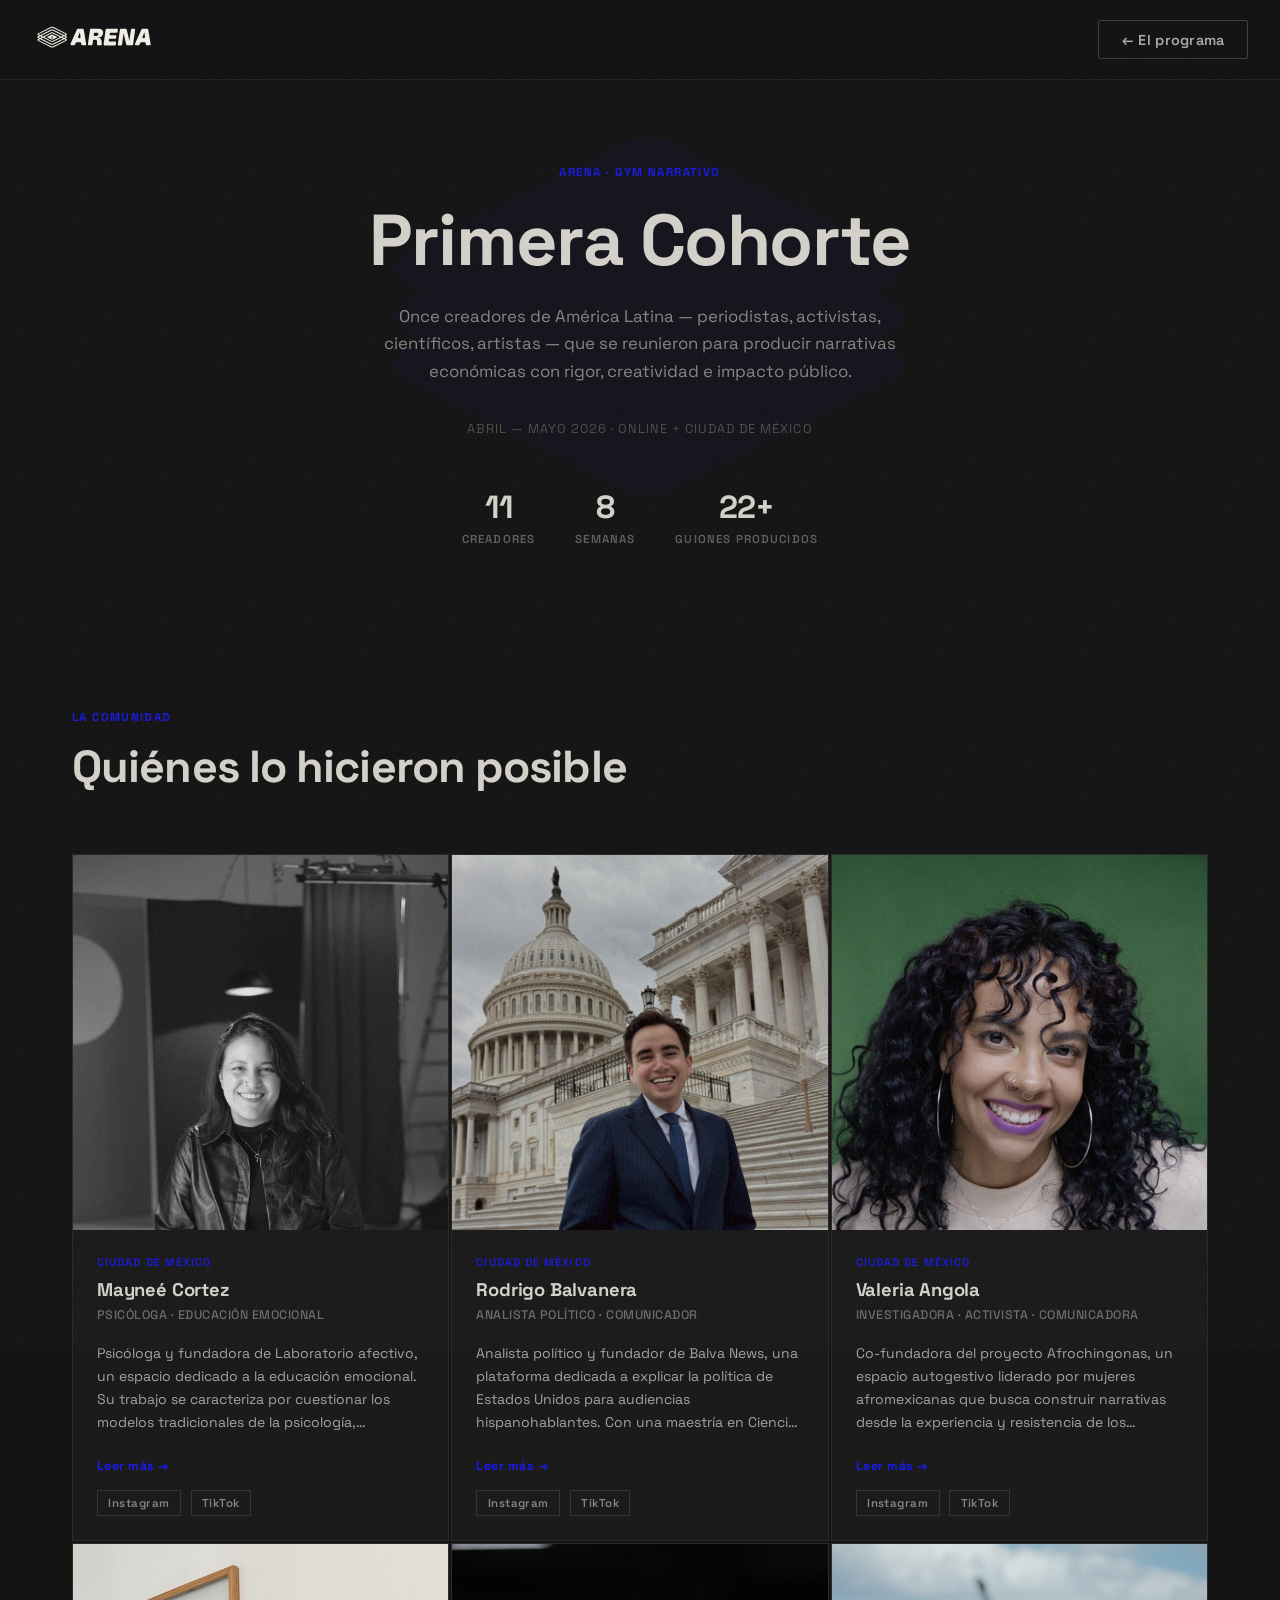
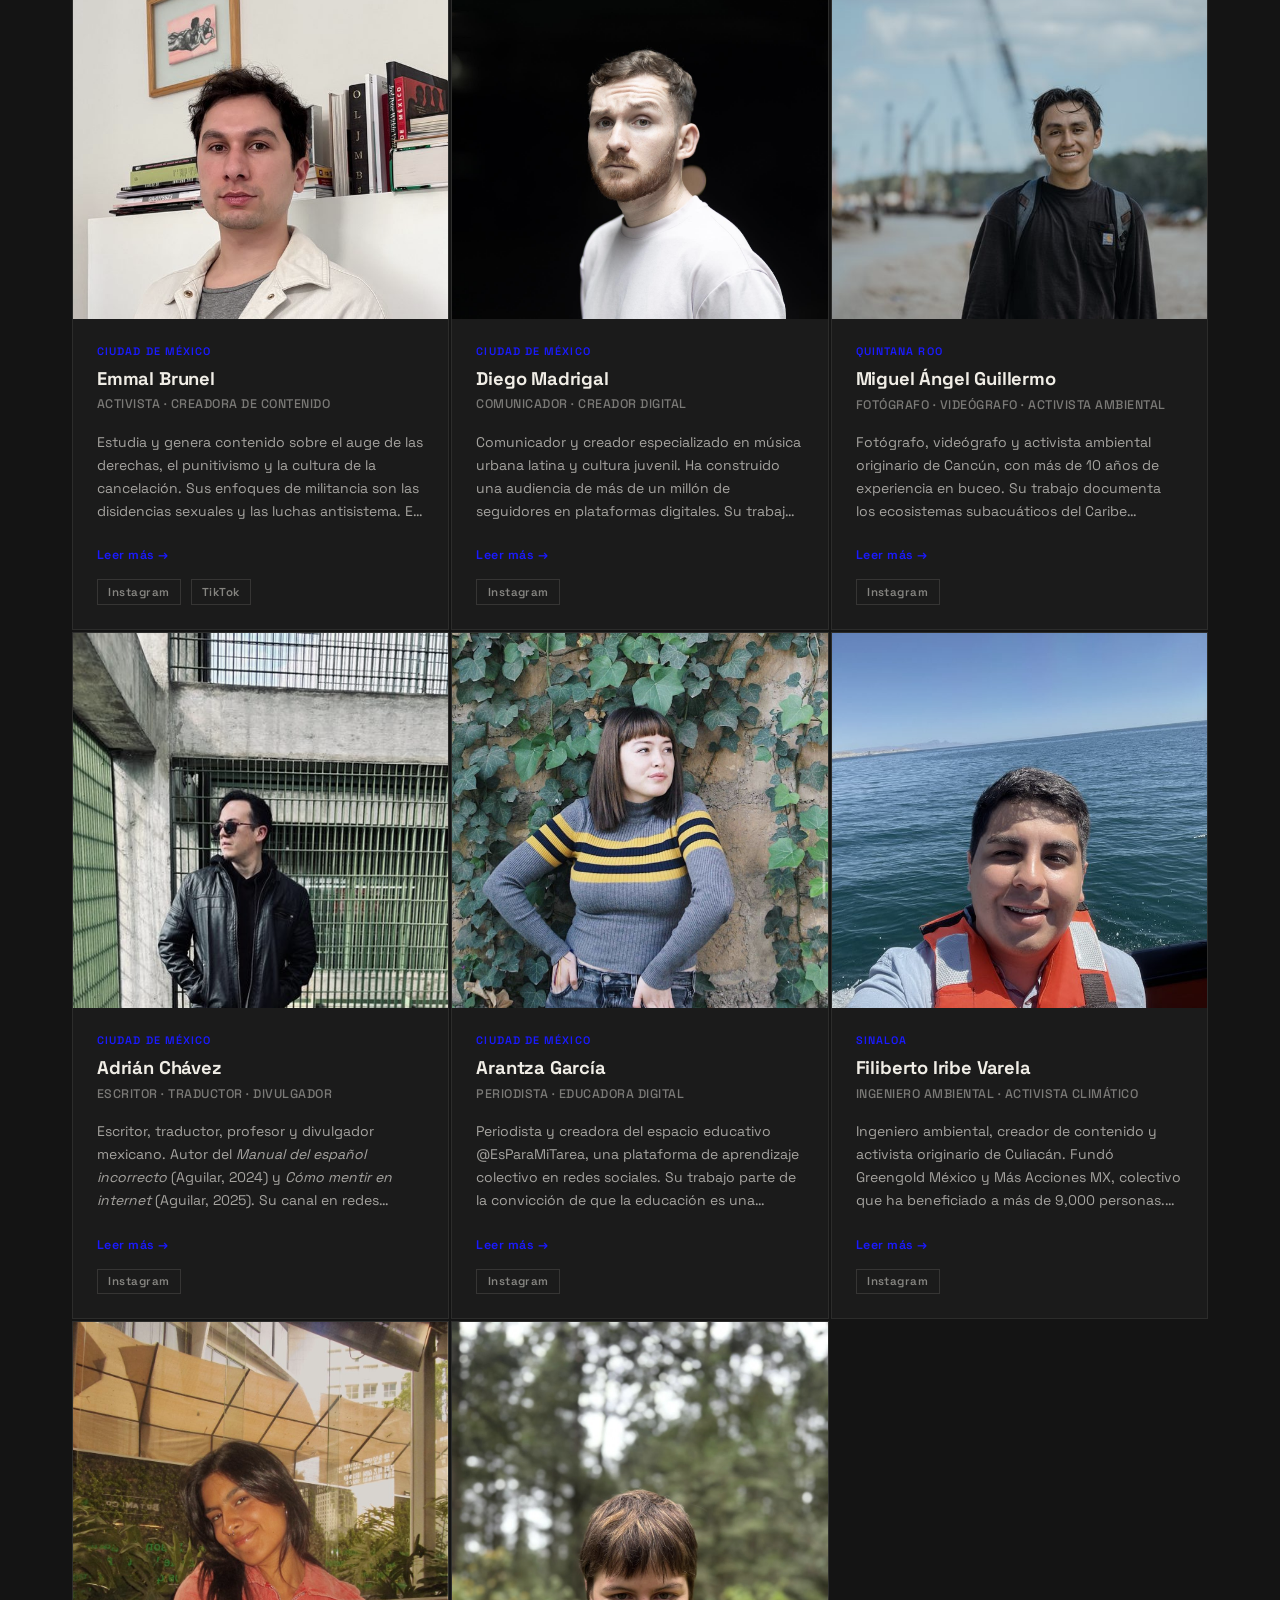
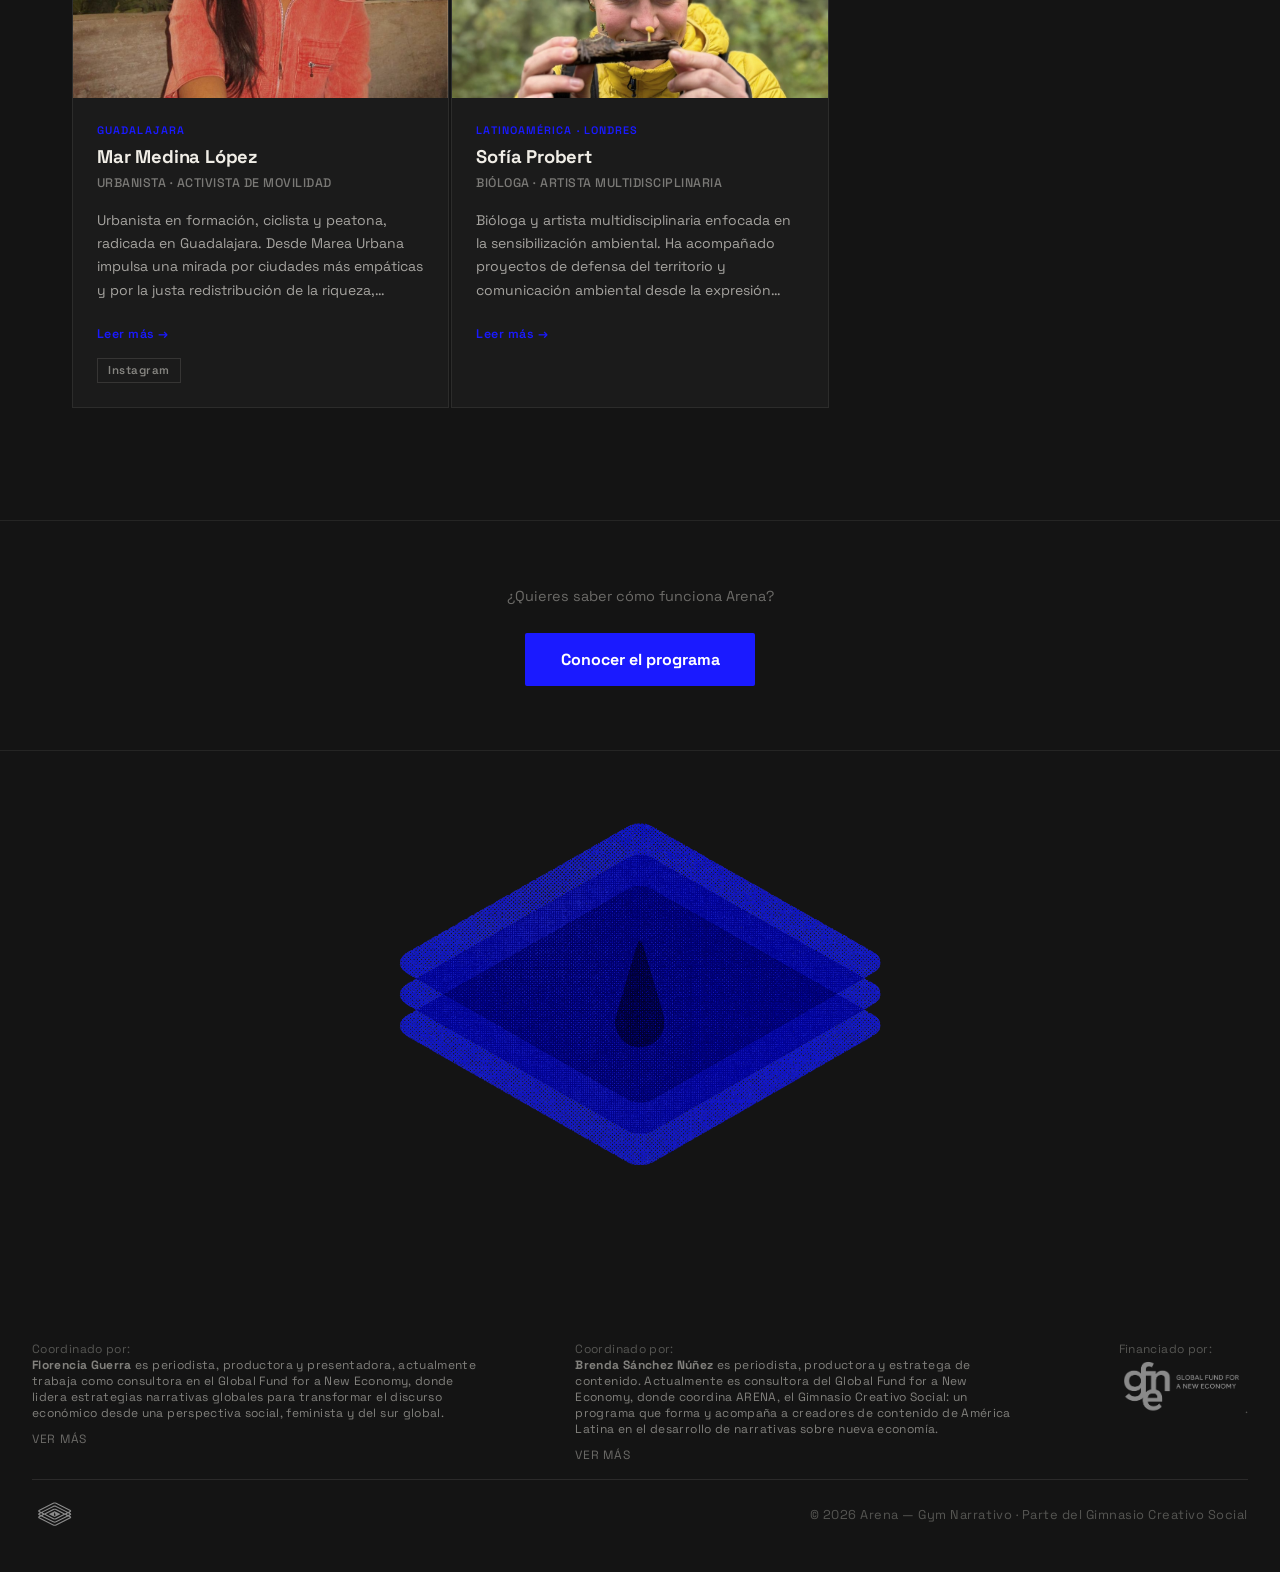
<file: cohorte-1/index.html>
<!DOCTYPE html>
<html lang="es">
<head>
  <meta charset="UTF-8" />
  <meta name="viewport" content="width=device-width, initial-scale=1.0" />
  <title>Primera Cohorte — Arena · Gym Narrativo</title>
  <link rel="icon" href="../favicon-light.svg" media="(prefers-color-scheme: light)">
  <link rel="icon" href="../favicon.svg" media="(prefers-color-scheme: dark)">
  <link rel="preconnect" href="https://fonts.googleapis.com" />
  <link rel="preconnect" href="https://fonts.gstatic.com" crossorigin />
  <link href="https://fonts.googleapis.com/css2?family=Space+Grotesk:wght@300;400;500;600;700&display=swap" rel="stylesheet" />
  <link rel="stylesheet" href="../style.css" />
  <style>
    /* ── COHORTE PAGE SPECIFIC ── */

    .cohorte-hero {
      padding: 10rem 0 5rem;
      text-align: center;
      position: relative;
      overflow: hidden;
    }

    .cohorte-hero-tag {
      display: inline-block;
      font-size: 0.72rem;
      font-weight: 700;
      letter-spacing: 0.12em;
      text-transform: uppercase;
      color: var(--blue);
      margin-bottom: 1.5rem;
    }

    .cohorte-hero h1 {
      font-size: clamp(2.4rem, 6vw, 4.5rem);
      font-weight: 700;
      letter-spacing: -0.02em;
      line-height: 1.05;
      color: var(--cream);
      margin-bottom: 1.5rem;
    }

    .cohorte-hero-sub {
      max-width: 560px;
      margin: 0 auto 2rem;
      font-size: 1.05rem;
      line-height: 1.65;
      color: rgba(240, 237, 230, 0.6);
    }

    .cohorte-meta-row {
      display: flex;
      justify-content: center;
      gap: 2.5rem;
      flex-wrap: wrap;
      margin-top: 2rem;
    }

    .cohorte-meta-item {
      text-align: center;
    }

    .cohorte-meta-item .num {
      display: block;
      font-size: 2rem;
      font-weight: 700;
      color: var(--cream);
      letter-spacing: -0.02em;
    }

    .cohorte-meta-item .label {
      font-size: 0.72rem;
      font-weight: 600;
      letter-spacing: 0.1em;
      text-transform: uppercase;
      color: rgba(240, 237, 230, 0.4);
      margin-top: 0.2rem;
    }

    /* ── PARTICIPANTS SECTION ── */

    #participantes {
      padding: 5rem 0 7rem;
    }

    #participantes .section-label {
      font-size: 0.72rem;
      font-weight: 700;
      letter-spacing: 0.12em;
      text-transform: uppercase;
      color: var(--blue);
      margin-bottom: 1rem;
    }

    #participantes h2 {
      font-size: clamp(1.8rem, 4vw, 2.8rem);
      font-weight: 700;
      letter-spacing: -0.02em;
      color: var(--cream);
      margin-bottom: 4rem;
    }

    .participants-grid {
      display: grid;
      grid-template-columns: repeat(auto-fill, minmax(300px, 1fr));
      gap: 2px;
    }

    .participant-card {
      background: rgba(240, 237, 230, 0.03);
      border: 1px solid rgba(240, 237, 230, 0.08);
      overflow: hidden;
      transition: background 0.2s ease, border-color 0.2s ease;
    }

    .participant-card:hover {
      background: rgba(240, 237, 230, 0.06);
      border-color: rgba(240, 237, 230, 0.15);
    }

    .participant-photo {
      width: 100%;
      aspect-ratio: 1 / 1;
      overflow: hidden;
      position: relative;
      background: rgba(26, 26, 255, 0.08);
    }

    .participant-photo img {
      width: 100%;
      height: 100%;
      object-fit: cover;
      object-position: center top;
      filter: grayscale(20%);
      transition: filter 0.3s ease, transform 0.4s ease;
    }

    .participant-card:hover .participant-photo img {
      filter: grayscale(0%);
      transform: scale(1.03);
    }

    .participant-info {
      padding: 1.5rem;
    }

    .participant-location {
      font-size: 0.68rem;
      font-weight: 600;
      letter-spacing: 0.1em;
      text-transform: uppercase;
      color: var(--blue);
      margin-bottom: 0.4rem;
    }

    .participant-name {
      font-size: 1.15rem;
      font-weight: 700;
      color: var(--cream);
      margin-bottom: 0.3rem;
      letter-spacing: -0.01em;
    }

    .participant-role {
      font-size: 0.78rem;
      font-weight: 500;
      color: rgba(240, 237, 230, 0.45);
      letter-spacing: 0.04em;
      margin-bottom: 1rem;
      text-transform: uppercase;
    }

    .participant-bio {
      font-size: 0.875rem;
      line-height: 1.65;
      color: rgba(240, 237, 230, 0.65);
      margin-bottom: 1.25rem;
      display: -webkit-box;
      -webkit-line-clamp: 4;
      -webkit-box-orient: vertical;
      overflow: hidden;
    }

    .participant-bio.expanded {
      display: block;
      -webkit-line-clamp: unset;
    }

    .bio-toggle {
      background: none;
      border: none;
      color: var(--blue);
      font-size: 0.78rem;
      font-weight: 600;
      cursor: pointer;
      padding: 0;
      margin-bottom: 1rem;
      font-family: inherit;
      letter-spacing: 0.04em;
    }

    .bio-toggle:hover {
      opacity: 0.7;
    }

    .participant-socials {
      display: flex;
      gap: 0.6rem;
      flex-wrap: wrap;
    }

    .social-link {
      display: inline-flex;
      align-items: center;
      gap: 0.35rem;
      font-size: 0.72rem;
      font-weight: 600;
      letter-spacing: 0.04em;
      color: rgba(240, 237, 230, 0.5);
      text-decoration: none;
      padding: 0.3rem 0.65rem;
      border: 1px solid rgba(240, 237, 230, 0.12);
      transition: color 0.2s, border-color 0.2s;
    }

    .social-link:hover {
      color: var(--cream);
      border-color: rgba(240, 237, 230, 0.35);
    }

    /* ── DIVIDER SECTION ── */
    .cohorte-divider {
      padding: 4rem 0;
      border-top: 1px solid rgba(240, 237, 230, 0.08);
      text-align: center;
    }

    .cohorte-divider p {
      color: rgba(240, 237, 230, 0.4);
      font-size: 0.9rem;
      margin-bottom: 1.5rem;
    }

    @media (max-width: 600px) {
      .participants-grid {
        grid-template-columns: 1fr;
      }
      .cohorte-meta-row {
        gap: 1.5rem;
      }
    }
  </style>
</head>
<body>

  <main id="main-content">

  <!-- ── NAV ── -->
  <nav>
    <a class="nav-logo" href="../">
      <svg xmlns="http://www.w3.org/2000/svg" viewBox="0 0 523.9 129.9">
        <defs><style>.nst0{fill:#F0EDE6}</style></defs>
        <g>
          <path class="nst0" d="M156.4,92.7l26-58.4c.7-1.6,2.3-2.6,4-2.6h19.6c2.1,0,4,1.5,4.3,3.6l9.6,58.4c.4,2.7-1.6,5.1-4.3,5.1h-10.8c-2.2,0-4-1.6-4.3-3.7l-.8-5.3c-.3-2.1-2.2-3.7-4.3-3.7h-13.5c-1.7,0-3.3,1-4,2.6l-3.3,7.5c-.7,1.6-2.3,2.6-4,2.6h-10.2c-3.2,0-5.3-3.2-4-6.1ZM191.4,69.6h1.3c2.6,0,4.7-2.3,4.3-4.9l-2.3-17.6h-.6l-6.8,16.4c-1.2,2.9.9,6,4,6Z"/>
          <path class="nst0" d="M288.4,50v.5c-1.5,10.2-9,16.2-19.1,16.8v.6c8.8.8,12.8,5.5,13.3,15.3l.6,11.3h0c.2,2.3-1.7,4.3-4,4.3h-10.7c-2.3,0-4.2-1.8-4.3-4.2h0s-.4-12.4-.4-12.4h0c-.4-4.7-1.9-6-7.2-6h-4.8c-2.2,0-4,1.6-4.3,3.8l-2.1,15c-.3,2.2-2.1,3.8-4.3,3.8h-9.7c-2.6,0-4.7-2.3-4.3-5l8.3-58.4c.3-2.1,2.1-3.7,4.3-3.7h30.6c13.3,0,20,6.4,18.3,18.2ZM260,60.6c5.4,0,8.7-2.2,9.3-6.4v-.5c.7-4-1.8-6.2-6.9-6.2h-6.7c-2.2,0-4,1.6-4.3,3.7l-.6,4.4c-.4,2.6,1.7,5,4.3,5h4.9Z"/>
          <path class="nst0" d="M290.6,93.9l8.3-58.4c.3-2.1,2.1-3.7,4.3-3.7h41c2.6,0,4.7,2.3,4.3,5l-1,7.3c-.3,2.2-2.1,3.8-4.3,3.8h-23.8c-2.2,0-4,1.6-4.3,3.7v.9c-.5,2.6,1.5,5,4.2,5h18.9c2.6,0,4.7,2.3,4.3,5l-.8,5.9c-.3,2.1-2.1,3.7-4.3,3.7h-21.3c-2.2,0-4,1.6-4.3,3.8l-.3,2c-.4,2.6,1.7,5,4.3,5h21.4c2.6,0,4.7,2.3,4.3,5l-1,7.3c-.3,2.2-2.1,3.8-4.3,3.8h-41c-2.6,0-4.7-2.3-4.3-5Z"/>
          <path class="nst0" d="M348.6,93.9l8.3-58.4c.3-2.1,2.1-3.7,4.3-3.7h19.3c2,0,3.8,1.4,4.2,3.4l10.6,44.7h.7c.6-7.4,1.2-13.5,2-18.6l3.6-25.7c.3-2.2,2.1-3.8,4.3-3.8h8.5c2.6,0,4.7,2.3,4.3,5l-8.3,58.4c-.3,2.1-2.1,3.7-4.3,3.7h-19.4c-2,0-3.8-1.4-4.2-3.4l-10.6-44.7h-.7c-.7,7.2-1.2,13.7-2,19.6l-3.5,24.8c-.3,2.2-2.1,3.8-4.3,3.8h-8.5c-2.6,0-4.7-2.3-4.3-5Z"/>
          <path class="nst0" d="M418.1,92.7l26-58.4c.7-1.6,2.3-2.6,4-2.6h19.6c2.1,0,4,1.5,4.3,3.6l9.6,58.4c.4,2.7-1.6,5.1-4.3,5.1h-10.8c-2.2,0-4-1.6-4.3-3.7l-.8-5.3c-.3-2.1-2.2-3.7-4.3-3.7h-13.5c-1.7,0-3.3,1-4,2.6l-3.3,7.5c-.7,1.6-2.3,2.6-4,2.6h-10.2c-3.2,0-5.3-3.2-4-6.1ZM453.1,69.6h1.3c2.6,0,4.7-2.3,4.3-4.9l-2.3-17.6h-.6l-6.8,16.4c-1.2,2.9.9,6,4,6Z"/>
        </g>
        <g>
          <path class="nst0" d="M141.4,65.5c0-1.5-.8-2.8-2.1-3.4l-2.8-1.4c-.7-.4-.7-1.4,0-1.7l2.8-1.4c1.3-.7,2.1-2,2.1-3.4,0-1.5-.8-2.8-2.1-3.4l-51.7-26.1h0c-3.7-1.9-8.1-1.9-11.7,0l-51.7,26.1c-1.3.7-2.1,2-2.1,3.4,0,1.5.8,2.8,2.1,3.4l2.8,1.4c.7.4.7,1.4,0,1.7l-2.8,1.4c-1.3.7-2.1,2-2.1,3.4,0,1.5.8,2.8,2.1,3.4l2.8,1.4c.7.4.7,1.4,0,1.7l-2.8,1.4c-1.3.7-2.1,2-2.1,3.4,0,1.5.8,2.8,2.1,3.4l51.7,26.1c1.8.9,3.9,1.4,5.9,1.4s4-.5,5.9-1.4l51.7-26.1c1.3-.7,2.1-2,2.1-3.4,0-1.5-.8-2.8-2.1-3.4l-2.8-1.4c-.7-.4-.7-1.4,0-1.7l2.8-1.4c1.3-.7,2.1-2,2.1-3.4ZM28,54.9c-.7-.4-.7-1.4,0-1.7l49.7-25.1c2.6-1.3,5.5-1.3,8.1,0l49.7,25.1c.7.4.7,1.4,0,1.7l-4.7,2.4c-.3.1-.6.1-.9,0l-42.3-21.4h0c-3.7-1.9-8.1-1.9-11.7,0l-42.3,21.4c-.3.1-.6.1-.9,0l-4.7-2.4ZM85.1,80.4c-2.1,1.1-4.6,1.1-6.7,0l-27.8-14.1c-.7-.4-.7-1.4,0-1.7l27.8-14.1c2.1-1.1,4.6-1.1,6.7,0l27.8,14.1c.7.4.7,1.4,0,1.7l-27.8,14.1ZM119.5,67.9l4.7,2.4c.7.4.7,1.4,0,1.7l-38.4,19.4c-2.6,1.3-5.5,1.3-8.1,0l-38.4-19.4c-.7-.4-.7-1.4,0-1.7l4.7-2.4c.3-.1.6-.1.9,0l31,15.7c1.8.9,3.9,1.4,5.9,1.4s4-.5,5.9-1.4l31-15.7c.3-.1.6-.1.9,0ZM87.6,47.3h0c-3.7-1.9-8.1-1.9-11.7,0l-31,15.7c-.3.1-.6.1-.9,0l-4.7-2.4c-.7-.4-.7-1.4,0-1.7l38.4-19.4c2.6-1.3,5.5-1.3,8.1,0l38.4,19.4c.7.4.7,1.4,0,1.7l-4.7,2.4c-.3.1-.6.1-.9,0l-31-15.7ZM28,64.6l4.7-2.4c.3-.1.6-.1.9,0l4.7,2.4c.7.4.7,1.4,0,1.7l-4.7,2.4c-.3.1-.6.1-.9,0l-4.7-2.4c-.7-.4-.7-1.4,0-1.7ZM135.4,76c.7.4.7,1.4,0,1.7l-49.7,25.1c-2.6,1.3-5.5,1.3-8.1,0l-49.7-25.1c-.7-.4-.7-1.4,0-1.7l4.7-2.4c.3-.1.6-.1.9,0l42.3,21.4c1.8.9,3.9,1.4,5.9,1.4s4-.5,5.9-1.4l42.3-21.4c.3-.1.6-.1.9,0l4.7,2.4ZM129.9,68.7l-4.7-2.4c-.7-.4-.7-1.4,0-1.7l4.7-2.4c.3-.1.6-.1.9,0l4.7,2.4c.7.4.7,1.4,0,1.7l-4.7,2.4c-.3.1-.6.1-.9,0Z"/>
          <path class="nst0" d="M102.2,64.9l-18.3-9.2c-1.4-.7-3-.7-4.4,0l-18.3,9.2c-.5.2-.5.9,0,1.1l18.3,9.2c1.4.7,3,.7,4.4,0l18.3-9.2c.5-.2.5-.9,0-1.1ZM81.8,71.4c-1.9,0-3.2-1.8-2.7-3.6l2.6-9.4h.3l2.6,9.4c.5,1.8-.9,3.6-2.7,3.6Z"/>
        </g>
      </svg>
    </a>
    <a href="../" class="nav-cta" style="background:transparent; border:1px solid rgba(240,237,230,0.2); color:rgba(240,237,230,0.7);">← El programa</a>
  </nav>

  <!-- ── HERO ── -->
  <section class="cohorte-hero">
    <svg class="hero-bg-isotipo" xmlns="http://www.w3.org/2000/svg" viewBox="0 0 159.5 129.9" style="opacity:0.04;">
      <path d="M141.4,65.5c0-1.5-.8-2.8-2.1-3.4l-2.8-1.4c-.7-.4-.7-1.4,0-1.7l2.8-1.4c1.3-.7,2.1-2,2.1-3.4,0-1.5-.8-2.8-2.1-3.4l-51.7-26.1h0c-3.7-1.9-8.1-1.9-11.7,0l-51.7,26.1c-1.3.7-2.1,2-2.1,3.4,0,1.5.8,2.8,2.1,3.4l2.8,1.4c.7.4.7,1.4,0,1.7l-2.8,1.4c-1.3.7-2.1,2-2.1,3.4,0,1.5.8,2.8,2.1,3.4l2.8,1.4c.7.4.7,1.4,0,1.7l-2.8,1.4c-1.3.7-2.1,2-2.1,3.4,0,1.5.8,2.8,2.1,3.4l51.7,26.1c1.8.9,3.9,1.4,5.9,1.4s4-.5,5.9-1.4l51.7-26.1c1.3-.7,2.1-2,2.1-3.4,0-1.5-.8-2.8-2.1-3.4l-2.8-1.4c-.7-.4-.7-1.4,0-1.7l2.8-1.4c1.3-.7,2.1-2,2.1-3.4Z"/>
    </svg>
    <div class="container" style="position:relative; z-index:1;">
      <span class="cohorte-hero-tag reveal">Arena · Gym Narrativo</span>
      <h1 class="reveal">Primera Cohorte</h1>
      <p class="cohorte-hero-sub reveal">
        Once creadores de América Latina — periodistas, activistas, científicos, artistas — que se reunieron para producir narrativas económicas con rigor, creatividad e impacto público.
      </p>
      <p class="reveal" style="font-size:0.8rem; color:rgba(240,237,230,0.3); letter-spacing:0.08em; text-transform:uppercase;">Abril — Mayo 2026 · Online + Ciudad de México</p>

      <div class="cohorte-meta-row" style="margin-top:3rem;">
        <div class="cohorte-meta-item reveal">
          <span class="num">11</span>
          <span class="label">Creadores</span>
        </div>
        <div class="cohorte-meta-item reveal">
          <span class="num">8</span>
          <span class="label">Semanas</span>
        </div>
        <div class="cohorte-meta-item reveal">
          <span class="num">22+</span>
          <span class="label">Guiones producidos</span>
        </div>
      </div>
    </div>
  </section>

  <!-- ── PARTICIPANTS ── -->
  <section id="participantes">
    <div class="container">
      <p class="section-label reveal">La comunidad</p>
      <h2 class="reveal">Quiénes lo hicieron posible</h2>

      <div class="participants-grid">

        <!-- 1. Mayneé Cortez -->
        <div class="participant-card reveal">
          <div class="participant-photo">
            <img src="../img/cohorte-1/maynee.jpg" alt="Mayneé Cortez">
          </div>
          <div class="participant-info">
            <p class="participant-location">Ciudad de México</p>
            <h3 class="participant-name">Mayneé Cortez</h3>
            <p class="participant-role">Psicóloga · Educación emocional</p>
            <p class="participant-bio" id="bio-maynee">Psicóloga y fundadora de Laboratorio afectivo, un espacio dedicado a la educación emocional. Su trabajo se caracteriza por cuestionar los modelos tradicionales de la psicología, integrando una mirada crítica sobre cómo el contexto político, social y económico afecta al bienestar individual. También co-coordina el Círculo neurodivergente y el Dojo afectivo, clínica y espacio físico en la CDMX.</p>
            <button class="bio-toggle" onclick="toggleBio('bio-maynee', this)">Leer más →</button>
            <div class="participant-socials">
              <a href="https://www.instagram.com/laboratorio_afectivo/" target="_blank" rel="noopener" class="social-link">Instagram</a>
              <a href="https://www.tiktok.com/@laboratorio_afectivo" target="_blank" rel="noopener" class="social-link">TikTok</a>
            </div>
          </div>
        </div>

        <!-- 2. Rodrigo Balvanera -->
        <div class="participant-card reveal">
          <div class="participant-photo">
            <img src="../img/cohorte-1/rodrigo-balvanera.jpg" alt="Rodrigo Balvanera">
          </div>
          <div class="participant-info">
            <p class="participant-location">Ciudad de México</p>
            <h3 class="participant-name">Rodrigo Balvanera</h3>
            <p class="participant-role">Analista político · Comunicador</p>
            <p class="participant-bio" id="bio-rodrigo">Analista político y fundador de Balva News, una plataforma dedicada a explicar la política de Estados Unidos para audiencias hispanohablantes. Con una maestría en Ciencia Política en Washington D.C., colabora con el Democratic Erosion Consortium y participa en medios como France 24, NTN24 y Radio Fórmula.</p>
            <button class="bio-toggle" onclick="toggleBio('bio-rodrigo', this)">Leer más →</button>
            <div class="participant-socials">
              <a href="https://www.instagram.com/balvanews/" target="_blank" rel="noopener" class="social-link">Instagram</a>
              <a href="https://www.tiktok.com/@balvanews" target="_blank" rel="noopener" class="social-link">TikTok</a>
            </div>
          </div>
        </div>

        <!-- 3. Valeria Angola -->
        <div class="participant-card reveal">
          <div class="participant-photo">
            <img src="../img/cohorte-1/valeria-angola.jpg" alt="Valeria Angola">
          </div>
          <div class="participant-info">
            <p class="participant-location">Ciudad de México</p>
            <h3 class="participant-name">Valeria Angola</h3>
            <p class="participant-role">Investigadora · Activista · Comunicadora</p>
            <p class="participant-bio" id="bio-valeria">Co-fundadora del proyecto Afrochingonas, un espacio autogestivo liderado por mujeres afromexicanas que busca construir narrativas desde la experiencia y resistencia de los cuerpos racializados en México. Cree en el movimiento y la acción como forma de pensamiento.</p>
            <button class="bio-toggle" onclick="toggleBio('bio-valeria', this)">Leer más →</button>
            <div class="participant-socials">
              <a href="https://www.instagram.com/valurulu" target="_blank" rel="noopener" class="social-link">Instagram</a>
              <a href="https://www.tiktok.com/@afrochingonas" target="_blank" rel="noopener" class="social-link">TikTok</a>
            </div>
          </div>
        </div>

        <!-- 4. Emmal Brunel -->
        <div class="participant-card reveal">
          <div class="participant-photo">
            <img src="../img/cohorte-1/emmal-brunel.jpg" alt="Emmal Brunel">
          </div>
          <div class="participant-info">
            <p class="participant-location">Ciudad de México</p>
            <h3 class="participant-name">Emmal Brunel</h3>
            <p class="participant-role">Activista · Creadora de contenido</p>
            <p class="participant-bio" id="bio-emmal">Estudia y genera contenido sobre el auge de las derechas, el punitivismo y la cultura de la cancelación. Sus enfoques de militancia son las disidencias sexuales y las luchas antisistema. En lo profesional, coordina un fondo que acompaña proyectos que contribuyen a las democracias.</p>
            <button class="bio-toggle" onclick="toggleBio('bio-emmal', this)">Leer más →</button>
            <div class="participant-socials">
              <a href="https://www.instagram.com/emmal.brunel/" target="_blank" rel="noopener" class="social-link">Instagram</a>
              <a href="https://www.tiktok.com/@emmal.brunel" target="_blank" rel="noopener" class="social-link">TikTok</a>
            </div>
          </div>
        </div>

        <!-- 5. Diego Madrigal -->
        <div class="participant-card reveal">
          <div class="participant-photo">
            <img src="../img/cohorte-1/diego-madrigal.jpg" alt="Diego Madrigal">
          </div>
          <div class="participant-info">
            <p class="participant-location">Ciudad de México</p>
            <h3 class="participant-name">Diego Madrigal</h3>
            <p class="participant-role">Comunicador · Creador digital</p>
            <p class="participant-bio" id="bio-diego">Comunicador y creador especializado en música urbana latina y cultura juvenil. Ha construido una audiencia de más de un millón de seguidores en plataformas digitales. Su trabajo combina investigación, storytelling y tendencias digitales para explorar el impacto cultural de artistas y movimientos musicales emergentes.</p>
            <button class="bio-toggle" onclick="toggleBio('bio-diego', this)">Leer más →</button>
            <div class="participant-socials">
              <a href="https://www.instagram.com/eldiegomadrigal/" target="_blank" rel="noopener" class="social-link">Instagram</a>
            </div>
          </div>
        </div>

        <!-- 6. Miguel Ángel Guillermo -->
        <div class="participant-card reveal">
          <div class="participant-photo">
            <img src="../img/cohorte-1/miguel-angel.jpg" alt="Miguel Ángel Guillermo">
          </div>
          <div class="participant-info">
            <p class="participant-location">Quintana Roo</p>
            <h3 class="participant-name">Miguel Ángel Guillermo</h3>
            <p class="participant-role">Fotógrafo · Videógrafo · Activista ambiental</p>
            <p class="participant-bio" id="bio-miguel">Fotógrafo, videógrafo y activista ambiental originario de Cancún, con más de 10 años de experiencia en buceo. Su trabajo documenta los ecosistemas subacuáticos del Caribe Mexicano y el gran acuífero maya, combinando el fotoperiodismo con una postura activa de defensa territorial. Ha publicado en MongabayLatam.</p>
            <button class="bio-toggle" onclick="toggleBio('bio-miguel', this)">Leer más →</button>
            <div class="participant-socials">
              <a href="https://www.instagram.com/miguelgmo/" target="_blank" rel="noopener" class="social-link">Instagram</a>
            </div>
          </div>
        </div>

        <!-- 7. Adrián Chávez -->
        <div class="participant-card reveal">
          <div class="participant-photo">
            <img src="../img/cohorte-1/adrian-chavez.jpg" alt="Adrián Chávez">
          </div>
          <div class="participant-info">
            <p class="participant-location">Ciudad de México</p>
            <h3 class="participant-name">Adrián Chávez</h3>
            <p class="participant-role">Escritor · Traductor · Divulgador</p>
            <p class="participant-bio" id="bio-adrian">Escritor, traductor, profesor y divulgador mexicano. Autor del <em>Manual del español incorrecto</em> (Aguilar, 2024) y <em>Cómo mentir en internet</em> (Aguilar, 2025). Su canal en redes sociales, @nochaveznada, cuenta con más de 800 mil seguidores.</p>
            <button class="bio-toggle" onclick="toggleBio('bio-adrian', this)">Leer más →</button>
            <div class="participant-socials">
              <a href="https://www.instagram.com/nochaveznada/" target="_blank" rel="noopener" class="social-link">Instagram</a>
            </div>
          </div>
        </div>

        <!-- 8. Arantza García -->
        <div class="participant-card reveal">
          <div class="participant-photo">
            <img src="../img/cohorte-1/arantza.jpg" alt="Arantza García">
          </div>
          <div class="participant-info">
            <p class="participant-location">Ciudad de México</p>
            <h3 class="participant-name">Arantza García</h3>
            <p class="participant-role">Periodista · Educadora digital</p>
            <p class="participant-bio" id="bio-arantza">Periodista y creadora del espacio educativo @EsParaMiTarea, una plataforma de aprendizaje colectivo en redes sociales. Su trabajo parte de la convicción de que la educación es una herramienta para abrir horizontes y transformar realidades. Le apasiona la radio, las historias y todo lo que nos permite entendernos mejor.</p>
            <button class="bio-toggle" onclick="toggleBio('bio-arantza', this)">Leer más →</button>
            <div class="participant-socials">
              <a href="https://www.instagram.com/esparamitarea/" target="_blank" rel="noopener" class="social-link">Instagram</a>
            </div>
          </div>
        </div>

        <!-- 9. Filiberto Iribe Varela -->
        <div class="participant-card reveal">
          <div class="participant-photo">
            <img src="../img/cohorte-1/filiberto-varela.jpg" alt="Filiberto Iribe Varela">
          </div>
          <div class="participant-info">
            <p class="participant-location">Sinaloa</p>
            <h3 class="participant-name">Filiberto Iribe Varela</h3>
            <p class="participant-role">Ingeniero ambiental · Activista climático</p>
            <p class="participant-bio" id="bio-filiberto">Ingeniero ambiental, creador de contenido y activista originario de Culiacán. Fundó Greengold México y Más Acciones MX, colectivo que ha beneficiado a más de 9,000 personas. Con más de 400 mil seguidores, ha sido reconocido con el Premio Rafael Buelna Tenorio y el Mérito Ecológico Sinaloa 2021.</p>
            <button class="bio-toggle" onclick="toggleBio('bio-filiberto', this)">Leer más →</button>
            <div class="participant-socials">
              <a href="https://www.instagram.com/filibertoivarela/" target="_blank" rel="noopener" class="social-link">Instagram</a>
            </div>
          </div>
        </div>

        <!-- 10. Mar Medina López -->
        <div class="participant-card reveal">
          <div class="participant-photo">
            <img src="../img/cohorte-1/mar-medina.jpg" alt="Mar Medina López">
          </div>
          <div class="participant-info">
            <p class="participant-location">Guadalajara</p>
            <h3 class="participant-name">Mar Medina López</h3>
            <p class="participant-role">Urbanista · Activista de movilidad</p>
            <p class="participant-bio" id="bio-mar">Urbanista en formación, ciclista y peatona, radicada en Guadalajara. Desde Marea Urbana impulsa una mirada por ciudades más empáticas y por la justa redistribución de la riqueza, entendiendo la movilidad como un derecho colectivo y herramienta de transformación social.</p>
            <button class="bio-toggle" onclick="toggleBio('bio-mar', this)">Leer más →</button>
            <div class="participant-socials">
              <a href="https://www.instagram.com/marmareaurbana/" target="_blank" rel="noopener" class="social-link">Instagram</a>
            </div>
          </div>
        </div>

        <!-- 11. Sofía Probert -->
        <div class="participant-card reveal">
          <div class="participant-photo">
            <img src="../img/cohorte-1/sofia-probert.jpg" alt="Sofía Probert">
          </div>
          <div class="participant-info">
            <p class="participant-location">Latinoamérica · Londres</p>
            <h3 class="participant-name">Sofía Probert</h3>
            <p class="participant-role">Bióloga · Artista multidisciplinaria</p>
            <p class="participant-bio" id="bio-sofia">Bióloga y artista multidisciplinaria enfocada en la sensibilización ambiental. Ha acompañado proyectos de defensa del territorio y comunicación ambiental desde la expresión artística. Ha ilustrado para The New York Times Magazine, Greenpeace, Climate Reality Project, Netflix, el Museo de Ciencia y Arte de la UNAM, y ha expuesto en distintos países de Latinoamérica e Inglaterra.</p>
            <button class="bio-toggle" onclick="toggleBio('bio-sofia', this)">Leer más →</button>
            <div class="participant-socials">
              <!-- sin redes listadas -->
            </div>
          </div>
        </div>

      </div>
    </div>
  </section>

  <!-- ── DIVIDER / BACK ── -->
  <div class="cohorte-divider">
    <div class="container">
      <p>¿Quieres saber cómo funciona Arena?</p>
      <a href="../" class="btn-primary">Conocer el programa</a>
    </div>
  </div>

  <!-- ── FOOTER ── -->
  <footer>
    <div style="display:flex; align-items: center; justify-content: center; padding: 2rem;">
      <img style="width: 100%; max-width: 500px;" src="../img/Arena+logo-2.png" alt="">
    </div>
    <div style="display: flex; flex-direction: column; gap: 1rem;">
      <div class="footer-bottom-row">
        <div style="display:flex; flex-direction:column; gap:0.6rem;">
          <span class="footer-fund">Coordinado por: <br/>
            <span class="footer-bio-text"><strong>Florencia Guerra</strong> es periodista, productora y presentadora, actualmente trabaja como consultora en el Global Fund for a New Economy, donde lidera estrategias narrativas globales para transformar el discurso económico desde una perspectiva social, feminista y del sur global.</span>
          </span>
          <button class="footer-ver-mas" onclick="document.getElementById('modal-florencia').classList.add('open')">Ver más</button>
        </div>
        <div style="display:flex; flex-direction:column; gap:0.6rem;">
          <span class="footer-fund">Coordinado por: <br/>
            <span class="footer-bio-text"><strong>Brenda Sánchez Núñez</strong> es periodista, productora y estratega de contenido. Actualmente es consultora del Global Fund for a New Economy, donde coordina ARENA, el Gimnasio Creativo Social: un programa que forma y acompaña a creadores de contenido de América Latina en el desarrollo de narrativas sobre nueva economía.</span>
          </span>
          <button class="footer-ver-mas" onclick="document.getElementById('modal-brenda').classList.add('open')">Ver más</button>
        </div>
        <div style="display:flex; flex-direction:column; gap:0.6rem;">
          <span class="footer-fund">Financiado por: <br/>
            <a href="https://globalneweconomy.org" target="_blank" rel="noopener" class="footer-fund-link"><img src="../img/GFNE-Logo1-White.png" alt="Global Fund for a New Economy" style="height:56px; width:auto; opacity:0.5;"></a>.</span>
        </div>
      </div>
      <div class="divider" style="width:100%; height:1px; background:rgba(240,237,230,0.1);"></div>
      <div style="width:100%; flex:1 1 auto; display:flex; flex-wrap:wrap; gap:1rem;">
        <div class="footer-top-row">
          <svg xmlns="http://www.w3.org/2000/svg" viewBox="0 0 159.5 129.9" style="height:36px; width:auto; opacity:0.5;">
            <defs><style>.ist0{fill:#ffffff}</style></defs>
            <path class="ist0" d="M141.4,65.5c0-1.5-.8-2.8-2.1-3.4l-2.8-1.4c-.7-.4-.7-1.4,0-1.7l2.8-1.4c1.3-.7,2.1-2,2.1-3.4,0-1.5-.8-2.8-2.1-3.4l-51.7-26.1h0c-3.7-1.9-8.1-1.9-11.7,0l-51.7,26.1c-1.3.7-2.1,2-2.1,3.4,0,1.5.8,2.8,2.1,3.4l2.8,1.4c.7.4.7,1.4,0,1.7l-2.8,1.4c-1.3.7-2.1,2-2.1,3.4,0,1.5.8,2.8,2.1,3.4l2.8,1.4c.7.4.7,1.4,0,1.7l-2.8,1.4c-1.3.7-2.1,2-2.1,3.4,0,1.5.8,2.8,2.1,3.4l51.7,26.1c1.8.9,3.9,1.4,5.9,1.4s4-.5,5.9-1.4l51.7-26.1c1.3-.7,2.1-2,2.1-3.4,0-1.5-.8-2.8-2.1-3.4l-2.8-1.4c-.7-.4-.7-1.4,0-1.7l2.8-1.4c1.3-.7,2.1-2,2.1-3.4ZM28,54.9c-.7-.4-.7-1.4,0-1.7l49.7-25.1c2.6-1.3,5.5-1.3,8.1,0l49.7,25.1c.7.4.7,1.4,0,1.7l-4.7,2.4c-.3.1-.6.1-.9,0l-42.3-21.4h0c-3.7-1.9-8.1-1.9-11.7,0l-42.3,21.4c-.3.1-.6.1-.9,0l-4.7-2.4ZM85.1,80.4c-2.1,1.1-4.6,1.1-6.7,0l-27.8-14.1c-.7-.4-.7-1.4,0-1.7l27.8-14.1c2.1-1.1,4.6-1.1,6.7,0l27.8,14.1c.7.4.7,1.4,0,1.7l-27.8,14.1ZM119.5,67.9l4.7,2.4c.7.4.7,1.4,0,1.7l-38.4,19.4c-2.6,1.3-5.5,1.3-8.1,0l-38.4-19.4c-.7-.4-.7-1.4,0-1.7l4.7-2.4c.3-.1.6-.1.9,0l31,15.7c1.8.9,3.9,1.4,5.9,1.4s4-.5,5.9-1.4l31-15.7c.3-.1.6-.1.9,0ZM87.6,47.3h0c-3.7-1.9-8.1-1.9-11.7,0l-31,15.7c-.3.1-.6.1-.9,0l-4.7-2.4c-.7-.4-.7-1.4,0-1.7l38.4-19.4c2.6-1.3,5.5-1.3,8.1,0l38.4,19.4c.7.4.7,1.4,0,1.7l-4.7,2.4c-.3.1-.6.1-.9,0l-31-15.7ZM28,64.6l4.7-2.4c.3-.1.6-.1.9,0l4.7,2.4c.7.4.7,1.4,0,1.7l-4.7,2.4c-.3.1-.6.1-.9,0l-4.7-2.4c-.7-.4-.7-1.4,0-1.7ZM135.4,76c.7.4.7,1.4,0,1.7l-49.7,25.1c-2.6,1.3-5.5,1.3-8.1,0l-49.7-25.1c-.7-.4-.7-1.4,0-1.7l4.7-2.4c.3-.1.6-.1.9,0l42.3,21.4c1.8.9,3.9,1.4,5.9,1.4s4-.5,5.9-1.4l42.3-21.4c.3-.1.6-.1.9,0l4.7,2.4ZM129.9,68.7l-4.7-2.4c-.7-.4-.7-1.4,0-1.7l4.7-2.4c.3-.1.6-.1.9,0l4.7,2.4c.7.4.7,1.4,0,1.7l-4.7,2.4c-.3.1-.6.1-.9,0Z"/>
            <path class="ist0" d="M102.2,64.9l-18.3-9.2c-1.4-.7-3-.7-4.4,0l-18.3,9.2c-.5.2-.5.9,0,1.1l18.3,9.2c1.4.7,3,.7,4.4,0l18.3-9.2c.5-.2.5-.9,0-1.1ZM81.8,71.4c-1.9,0-3.2-1.8-2.7-3.6l2.6-9.4h.3l2.6,9.4c.5,1.8-.9,3.6-2.7,3.6Z"/>
          </svg>
        <span class="footer-copy">© 2026 Arena — Gym Narrativo · Parte del Gimnasio Creativo Social</span>
      </div>
    </div>
  </footer>

  </main>

  <!-- ── MODAL BRENDA ── -->
  <div id="modal-brenda" class="modal-overlay" onclick="if(event.target===this)this.classList.remove('open')">
    <div class="modal-card">
      <div class="modal-header">
        <button class="modal-close" onclick="document.getElementById('modal-brenda').classList.remove('open')" aria-label="Cerrar">✕</button>
      </div>
      <div class="modal-body">
        <div class="modal-photo-wrap">
          <img src="../img/brenda.jpg" alt="Brenda Sánchez Núñez" style="object-position: center 30%;">
        </div>
        <div class="modal-text">
          <p class="modal-label">Coordinado por</p>
          <h3 class="modal-name">Brenda Sánchez Núñez</h3>
          <p class="modal-bio">
            <strong>Brenda Sánchez Núñez</strong> es periodista, productora y estratega de contenido. Actualmente es consultora del Global Fund for a New Economy, donde coordina ARENA, el Gimnasio Creativo Social: un programa que forma y acompaña a creadores de contenido de América Latina en el desarrollo de narrativas sobre nueva economía. Ahí lleva también la estrategia digital y la articulación del ecosistema de creadores del fondo.
            <br/>
            <br/>
            Su trayectoria articula el periodismo con la estrategia digital y la comunicación de causas, traduciendo temas económicos, climáticos y feministas a formatos nativos de redes capaces de conectar con audiencias amplias. Es licenciada en Periodismo y Comunicación Pública por el ITESO y comenzó su carrera como reportera de Ciudad y Cultura en el periódico Mural, de Grupo Reforma.
            <br/>
            <br/>
            Fue coordinadora de redes sociales de Canal Once, donde diseñó la estrategia digital de más de 25 producciones originales y encabezó la cobertura digital de la toma de protesta de la presidenta Claudia Sheinbaum, con más de 60 contenidos y medio millón de alcance. También ha trabajado como social media manager de Natalia Lafourcade, a cargo de la estrategia multiplataforma de sus lanzamientos musicales y giras internacionales.
            <br/>
            <br/>
            Desde 2024 es productora y estratega de contenido en Buena Pregunta, donde coordina la realización de reportajes documentales en video y podcast. Entre sus proyectos recientes está la serie Transporte de Lujo, coproducción con Oxfam México sobre desigualdad y huella de carbono. Acompaña además la estrategia digital de Intrasentido, consultora feminista en cambio narrativo.
            <br/>
            <br/>
            Forma parte de la décima generación de la Red LATAM de Jóvenes Periodistas. Es también artista de collage análogo y tallerista, con dos líneas de trabajo: por un lado, talleres de redes sociales y estrategia de contenidos dirigidos a organizaciones, asociaciones civiles y colectivos; por otro, talleres de collage análogo pensados para reconectar con la creatividad más allá del algoritmo.
          </p>
        </div>
      </div>
    </div>
  </div>

  <!-- ── MODAL FLORENCIA ── -->
  <div id="modal-florencia" class="modal-overlay" onclick="if(event.target===this)this.classList.remove('open')">
    <div class="modal-card">
      <div class="modal-header">
        <button class="modal-close" onclick="document.getElementById('modal-florencia').classList.remove('open')" aria-label="Cerrar">✕</button>
      </div>
      <div class="modal-body">
        <div class="modal-photo-wrap">
          <img src="../img/florencia.jpg" alt="Florencia Guerra">
        </div>
        <div class="modal-text">
          <p class="modal-label">Coordinado por</p>
          <h3 class="modal-name">Florencia Guerra</h3>
          <p class="modal-bio">
            <strong>Florencia Guerra</strong> es periodista, productora y presentadora, actualmente trabaja como consultora en el Global Fund for a New Economy, donde lidera estrategias narrativas globales para transformar el discurso económico desde una perspectiva social, feminista y del sur global.
            <br/><br/>
            Su trayectoria articula el periodismo con la comunicación de causas, uniendo storytelling poderoso con impacto político y cultural.
            <br/><br/>
            Es reconocida por su trabajo en reportajes de investigación en video y podcast documental. Ha sido parte de equipos clave en América Latina con plataformas como Brut México, Perra Nación (Spotify), Continuar Viendo (Netflix) y Canal Once. Desde 2025 emprendió su propio proyecto Buena Pregunta.
            <br/><br/>
            Fue reconocida como Líder Emergente de Medios de Comunicación por el ICFJ y ha obtenido el Premio WAN-IFRA a Mejor Podcast y el Premio Alemán de Periodismo en dos ocasiones.
          </p>
        </div>
      </div>
    </div>
  </div>

  <!-- ── SCRIPTS ── -->
  <script>
    // Scroll reveal
    const observer = new IntersectionObserver((entries) => {
      entries.forEach(entry => {
        if (entry.isIntersecting) entry.target.classList.add('visible');
      });
    }, { threshold: 0.08, rootMargin: '0px 0px -30px 0px' });
    document.querySelectorAll('.reveal').forEach(el => observer.observe(el));

    // Bio toggle
    function toggleBio(id, btn) {
      const bio = document.getElementById(id);
      const expanded = bio.classList.toggle('expanded');
      btn.textContent = expanded ? 'Leer menos ↑' : 'Leer más →';
    }
  </script>

</body>
</html>
</file>
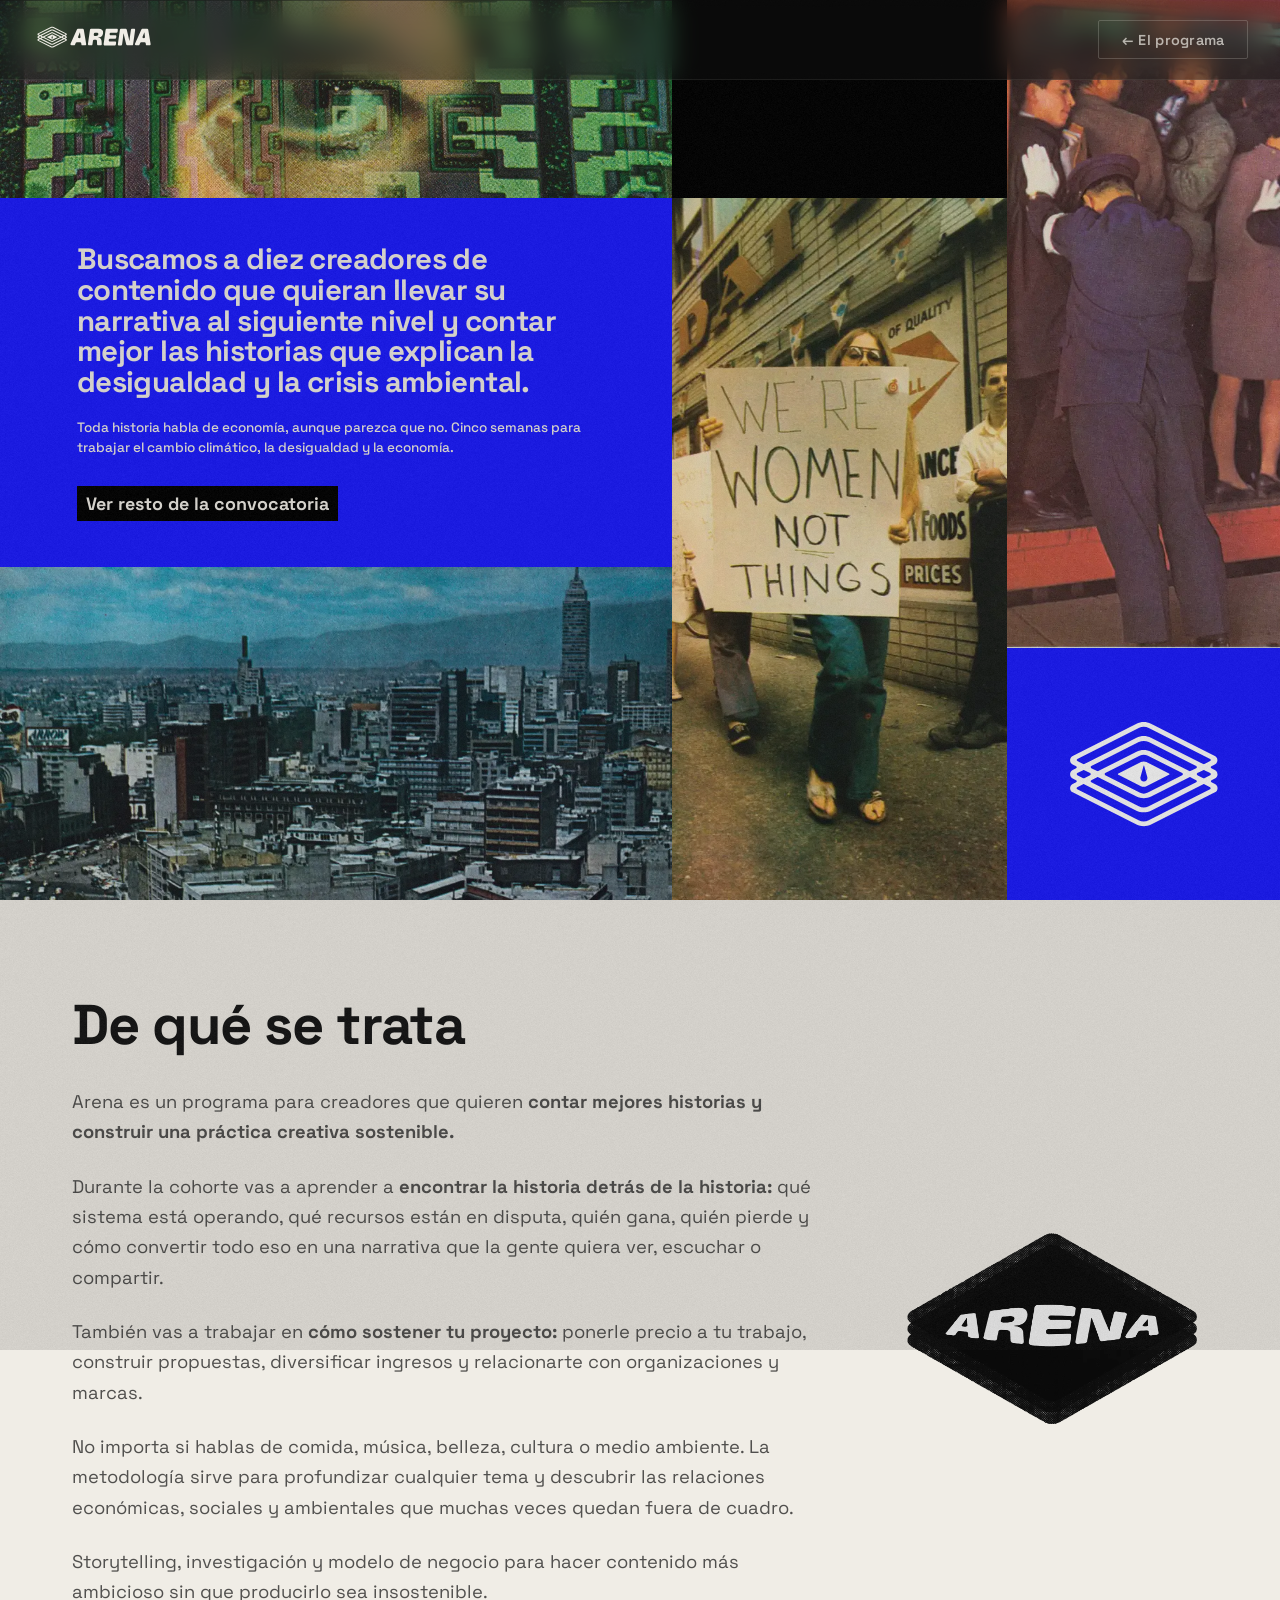
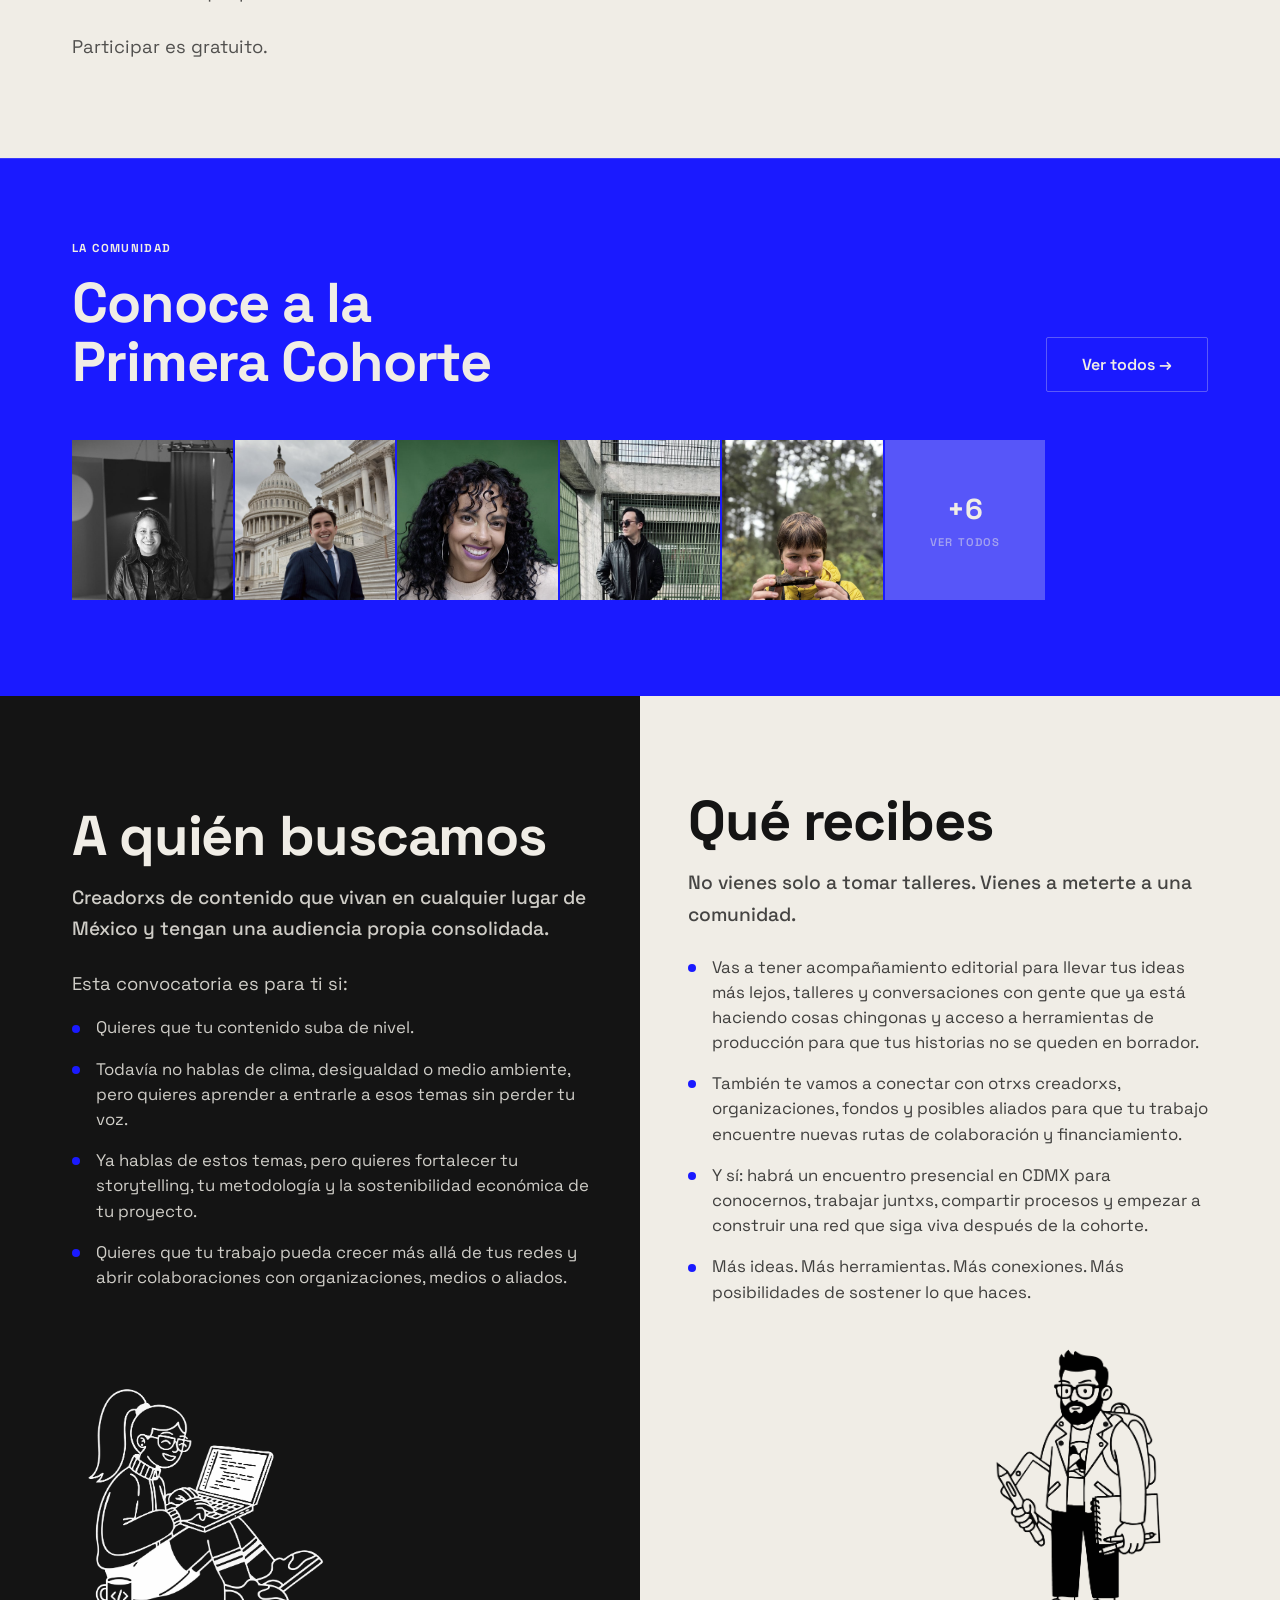
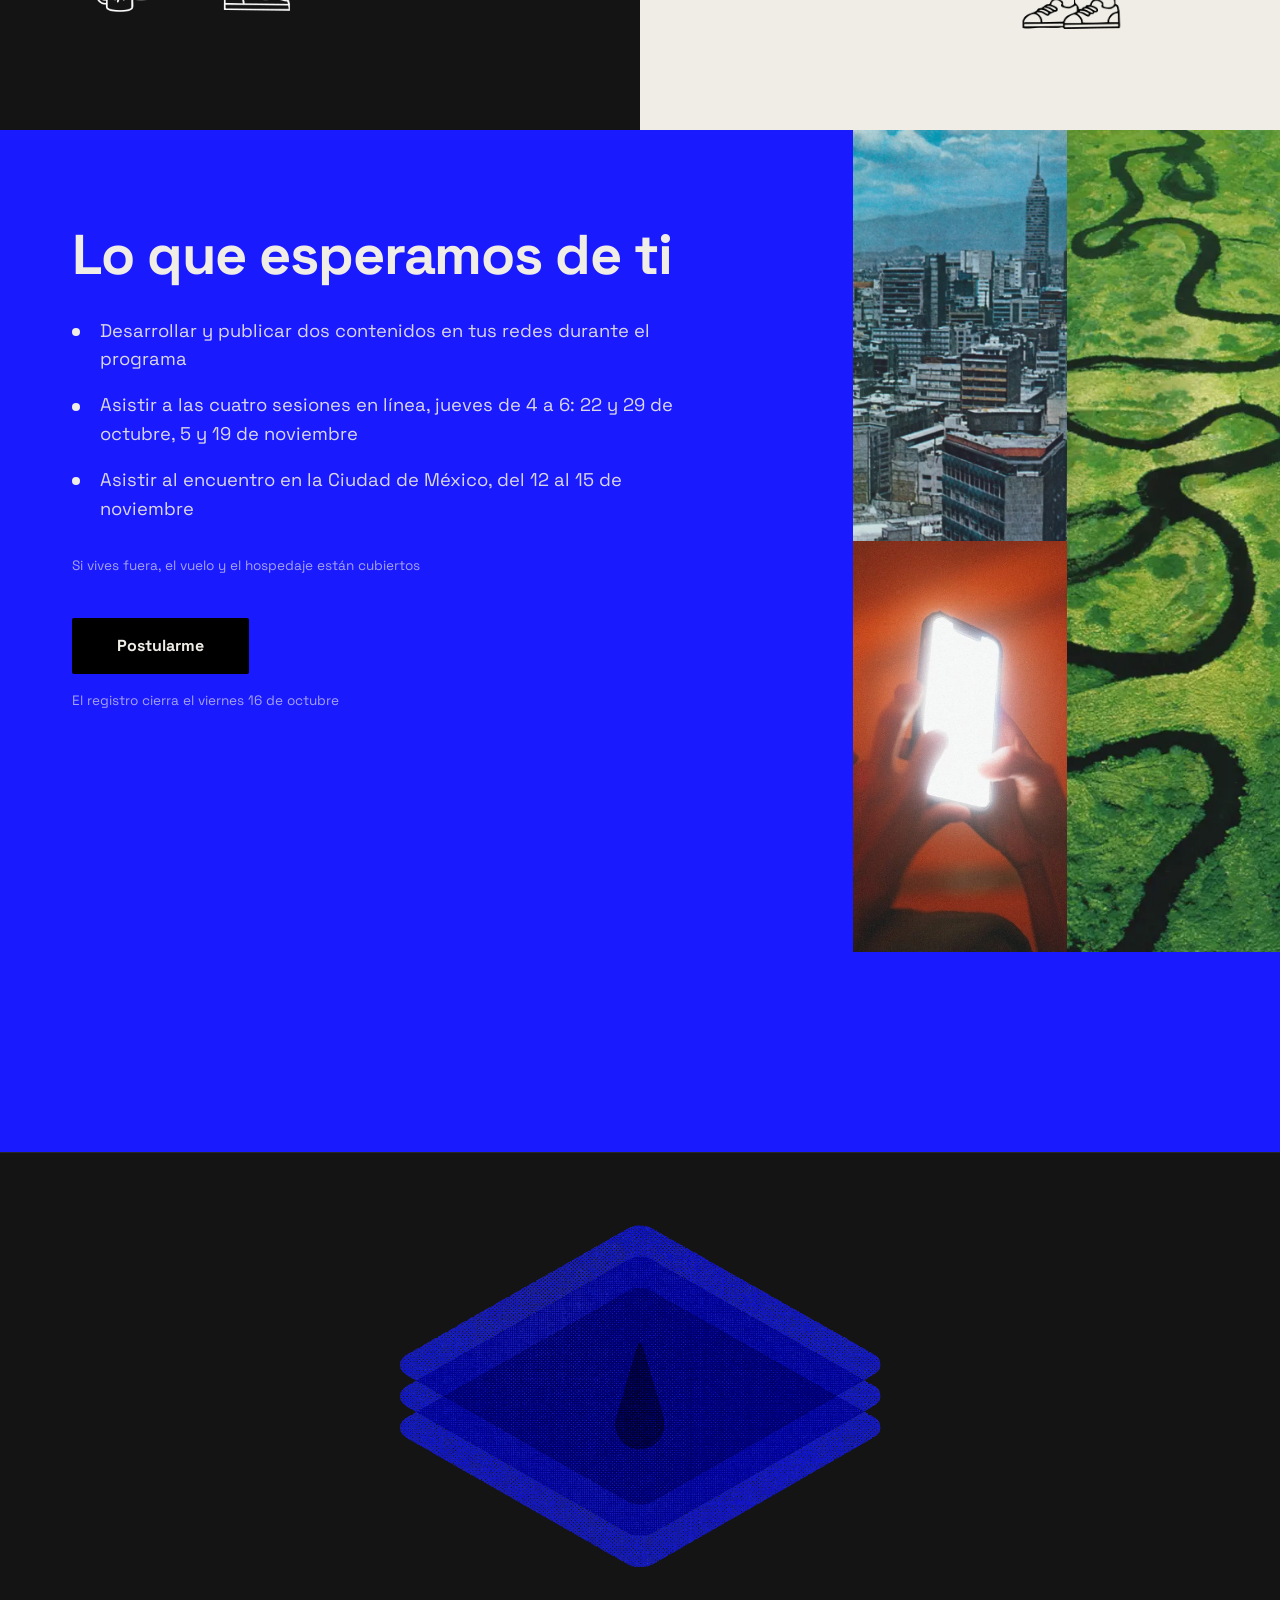
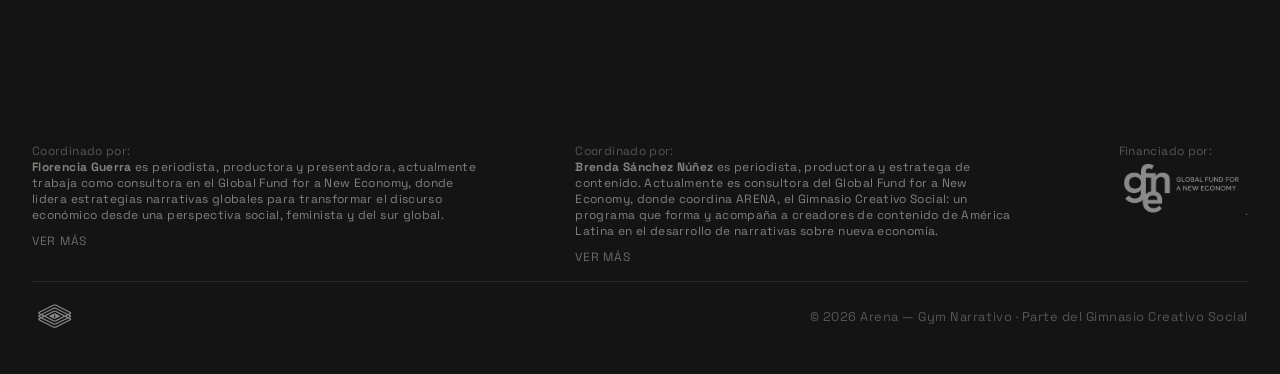
<file: segunda-convocatoria/index.html>
<!DOCTYPE html>
<html lang="es">
<head>
  <meta charset="UTF-8" />
  <meta name="viewport" content="width=device-width, initial-scale=1.0" />
  <title>ARENA · Convocatoria para creadorxs de contenido</title>
  <meta name="description" content="Cinco semanas para contar el cambio climático desde la economía que lo sostiene. Cierra el 16 de octubre." />
  <meta property="og:type" content="website" />
  <meta property="og:site_name" content="Gimnasio Creativo Social" />
  <meta property="og:title" content="ARENA · Convocatoria para creadorxs de contenido" />
  <meta property="og:description" content="Cinco semanas para contar el cambio climático desde la economía que lo sostiene. Cierra el 16 de octubre." />
  <meta property="og:url" content="https://gimnasiocreativosocial.com/segunda-convocatoria/" />
  <meta property="og:image" content="https://gimnasiocreativosocial.com/img/og-segunda-convocatoria.jpg" />
  <meta property="og:image:width" content="1200" />
  <meta property="og:image:height" content="630" />
  <meta name="twitter:card" content="summary_large_image" />
  <meta name="twitter:title" content="ARENA · Convocatoria para creadorxs de contenido" />
  <meta name="twitter:image" content="https://gimnasiocreativosocial.com/img/og-segunda-convocatoria.jpg" />
  <link rel="icon" href="../favicon-light.svg" media="(prefers-color-scheme: light)">
  <link rel="icon" href="../favicon.svg" media="(prefers-color-scheme: dark)">
  <link rel="preconnect" href="https://fonts.googleapis.com" />
  <link rel="preconnect" href="https://fonts.gstatic.com" crossorigin />
  <link href="https://fonts.googleapis.com/css2?family=Space+Grotesk:wght@300;400;500;600;700&display=swap" rel="stylesheet" />
  <link rel="stylesheet" href="../style.css" />
  <style>
    /* ── SEGUNDA CONVOCATORIA — PAGE SPECIFIC ── */

    .community-thumb-label {
      position: absolute;
      bottom: 0; left: 0; right: 0;
      padding: 1.5rem 0.75rem 0.75rem;
      background: linear-gradient(to top, rgba(20,20,20,0.85) 0%, transparent 100%);
      display: flex;
      flex-direction: column;
      gap: 0.1rem;
      transform: translateY(4px);
      opacity: 0;
      transition: opacity 0.25s, transform 0.25s;
    }
    .community-thumb:hover .community-thumb-label {
      opacity: 1;
      transform: translateY(0);
    }
    .community-thumb:hover img {
      filter: grayscale(0%) !important;
      transform: scale(1.04);
    }
    .community-thumb-name {
      font-size: 0.78rem;
      font-weight: 700;
      color: var(--cream);
      letter-spacing: -0.01em;
    }
    .community-thumb-role {
      font-size: 0.65rem;
      font-weight: 500;
      letter-spacing: 0.06em;
      text-transform: uppercase;
      color: rgba(240,237,230,0.55);
    }

    /* Hero — mosaico con fondos que rotan (ver JS al final) */
    #sc-hero {
      height: 100vh;
      min-height: 620px;
      padding: 0;
      display: grid;
      grid-template-columns: 52.5fr 26.2fr 21.3fr;
      grid-template-rows: 22fr 41fr 9fr 28fr;
      grid-template-areas:
        "a    b    c"
        "text j    c"
        "d    j    c"
        "d    j    logo";
      background: var(--dark);
    }
    .sc-tile {
      background-color: var(--dark);
      background-size: cover;
      background-position: center;
      min-width: 0;
      min-height: 0;
    }
    .sc-tile-a { grid-area: a; }
    .sc-tile-b { grid-area: b; background: #000; }
    .sc-tile-c { grid-area: c; }
    .sc-tile-d { grid-area: d; }
    .sc-tile-j { grid-area: j; }
    .sc-tile-logo {
      grid-area: logo;
      background: var(--blue);
      display: flex;
      align-items: center;
      justify-content: center;
    }
    .sc-tile-logo svg { width: 58%; max-width: 200px; height: auto; }
    .sc-hero-text {
      grid-area: text;
      background: var(--blue);
      display: flex;
      flex-direction: column;
      justify-content: center;
      align-items: flex-start;
      padding: 2rem clamp(1.5rem, 6vw, 6rem);
    }
    #sc-hero h1 {
      font-size: clamp(1.4rem, 2.3vw, 2.4rem);
      line-height: 1.05;
      letter-spacing: -0.02em;
      margin-bottom: 1.25rem;
      max-width: 22em;
    }
    .sc-hero-sub {
      color: var(--cream);
      font-size: clamp(0.85rem, 1vw, 1rem);
      font-weight: 500;
      line-height: 1.45;
      max-width: 42em;
      margin-bottom: 1.75rem;
    }
    .sc-hero-btn {
      background: #000;
      color: var(--cream);
      text-decoration: none;
      font-weight: 700;
      font-size: clamp(1rem, 1.4vw, 1.4rem);
      padding: 0.35em 0.5em;
      transition: opacity 0.2s;
    }
    .sc-hero-btn:hover { opacity: 0.85; }
    .sc-hero-more {
      margin-top: 0.5rem;
      color: var(--cream);
      font-size: 0.8rem;
      font-weight: 600;
      letter-spacing: 0.08em;
      text-decoration: none;
      opacity: 0.8;
    }
    .sc-hero-more:hover { opacity: 1; text-decoration: underline; }

    @media (max-width: 767px) {
      #sc-hero {
        height: auto;
        min-height: 0;
        padding-top: 72px; /* alto del menú fijo, para que no tape la primera imagen */
        grid-template-columns: 1fr 1fr;
        grid-template-rows: 28vw auto 55vw 100vw;
        grid-template-areas:
          "a    a"
          "text text"
          "d    d"
          "j    c";
      }
      .sc-tile-b, .sc-tile-logo { display: none; }
      .sc-hero-text { padding: 3rem 1.5rem; }
    }

    /* De qué se trata */
    #sc-about { background: var(--cream); color: var(--dark); }
    #sc-about h2 { color: var(--dark); margin-bottom: 2rem; }
    .sc-about-copy { max-width: 760px; }
    .sc-about-copy p {
      color: rgba(20,20,20,0.72);
      margin-bottom: 1.5rem;
    }
    .sc-about-copy p:last-child { margin-bottom: 0; }
    .sc-about-row { display: flex; align-items: center; gap: 4rem; }
    .sc-about-copy { flex: 1 1 auto; }
    .sc-about-logo { flex: 0 1 38%; min-width: 0; height: auto; }
    @media (max-width: 767px) {
      .sc-about-logo { display: none; }
    }

    /* Pantalla dividida */
    .sc-split { display: flex; flex-direction: column; padding: 0; }
    .sc-split-half {
      flex: 1 1 100%;
      display: flex;
      align-items: center;
    }
    .sc-split-inner { width: 100%; padding: 6rem 2rem; }
    .sc-split-left { background: var(--dark); color: var(--cream); }
    .sc-split-right { background: var(--cream); color: var(--dark); }
    .sc-split-left h2 { color: var(--cream); }
    .sc-split-right h2 { color: var(--dark); }
    .sc-split-sub {
      font-size: clamp(1rem, 1.6vw, 1.2rem);
      font-weight: 500;
      margin: 1rem 0 1.5rem;
    }
    .sc-split-left .sc-split-sub { color: rgba(240,237,230,0.85); }
    .sc-split-right .sc-split-sub { color: rgba(20,20,20,0.78); }
    .sc-split-inner ul {
      list-style: none;
      display: flex;
      flex-direction: column;
      gap: 1rem;
    }
    .sc-split-inner li {
      position: relative;
      padding-left: 1.5rem;
      font-size: 1.05rem;
      line-height: 1.5;
    }
    .sc-split-inner li::before {
      content: "";
      position: absolute;
      left: 0; top: 0.55em;
      width: 8px; height: 8px;
      background: var(--blue);
      border-radius: 50%;
    }
    .sc-split-left li { color: rgba(240,237,230,0.85); }
    /* Ilustraciones; en la columna oscura se invierten para verse blancas */
    .sc-split-illustration {
      display: block;
      width: min(256px, 56%);
      height: auto;
      margin-top: 2.5rem;
    }
    .sc-split-left .sc-split-illustration { filter: invert(1); }
    .sc-split-right .sc-split-illustration { margin-left: auto; }
    .sc-split-right li { color: rgba(20,20,20,0.8); }

    @media (min-width: 768px) {
      .sc-split { flex-direction: row; }
      .sc-split-half { flex: 1 1 50%; }
      /* El borde exterior de cada columna respeta el mismo margen que .container;
         el borde interior (junto a la línea divisoria) usa un gutter fijo. */
      .sc-split-left .sc-split-inner {
        padding-left: max(2rem, calc((100vw - 1200px) / 2 + 2rem));
        padding-right: 3rem;
      }
      .sc-split-right .sc-split-inner {
        padding-right: max(2rem, calc((100vw - 1200px) / 2 + 2rem));
        padding-left: 3rem;
      }
    }

    /* Lo que esperamos de ti */
    #sc-expect {
      background: var(--blue);
      color: var(--cream);
      position: sticky;
      top: 78px;
      z-index: 1;
      height: calc(100vh - 78px + 200px);
      overflow: hidden;
    }
    #sc-expect h2 { margin-bottom: 2rem; }
    .btn-white.sc-btn-black { background: #000; color: var(--cream); }
    /* Composición de imágenes: tercio derecho de la sección */
    .sc-expect-collage {
      position: absolute;
      /* bottom: 200px = lo que el footer tapa de la sección (ver height de #sc-expect) */
      top: 0; right: 0; bottom: 200px;
      width: 33.333%;
      display: grid;
      grid-template-columns: 1fr 1fr;
      grid-template-rows: 1fr 1fr;
      grid-template-areas:
        "a c"
        "b c";
    }
    .sc-expect-img { background-size: cover; background-position: center; }
    .sc-expect-collage-a { grid-area: a; }
    .sc-expect-collage-b { grid-area: b; }
    .sc-expect-collage-c { grid-area: c; }
    @media (max-width: 900px) {
      .sc-expect-collage { display: none; }
    }
    .sc-expect-list {
      list-style: none;
      display: flex;
      flex-direction: column;
      gap: 1.1rem;
      max-width: 640px;
      margin-bottom: 2rem;
    }
    .sc-expect-list li {
      position: relative;
      padding-left: 1.75rem;
      font-size: clamp(1rem, 1.5vw, 1.15rem);
      line-height: 1.55;
      color: rgba(240,237,230,0.9);
    }
    .sc-expect-list li::before {
      content: "";
      position: absolute;
      left: 0; top: 0.6em;
      width: 8px; height: 8px;
      background: var(--cream);
      border-radius: 50%;
    }
    .sc-fine-print {
      font-size: 0.85rem;
      color: rgba(240,237,230,0.65);
      margin-bottom: 2.5rem;
    }
    .sc-fine-print.sc-deadline { margin: 1rem 0 0; }
  </style>
</head>
<body>

  <main id="main-content">

  <!-- ── NAV ── -->
  <nav>
    <a class="nav-logo" href="../">
      <svg xmlns="http://www.w3.org/2000/svg" viewBox="0 0 523.9 129.9">
        <defs><style>.nst0{fill:#F0EDE6}</style></defs>
        <g>
          <path class="nst0" d="M156.4,92.7l26-58.4c.7-1.6,2.3-2.6,4-2.6h19.6c2.1,0,4,1.5,4.3,3.6l9.6,58.4c.4,2.7-1.6,5.1-4.3,5.1h-10.8c-2.2,0-4-1.6-4.3-3.7l-.8-5.3c-.3-2.1-2.2-3.7-4.3-3.7h-13.5c-1.7,0-3.3,1-4,2.6l-3.3,7.5c-.7,1.6-2.3,2.6-4,2.6h-10.2c-3.2,0-5.3-3.2-4-6.1ZM191.4,69.6h1.3c2.6,0,4.7-2.3,4.3-4.9l-2.3-17.6h-.6l-6.8,16.4c-1.2,2.9.9,6,4,6Z"/>
          <path class="nst0" d="M288.4,50v.5c-1.5,10.2-9,16.2-19.1,16.8v.6c8.8.8,12.8,5.5,13.3,15.3l.6,11.3h0c.2,2.3-1.7,4.3-4,4.3h-10.7c-2.3,0-4.2-1.8-4.3-4.2h0s-.4-12.4-.4-12.4h0c-.4-4.7-1.9-6-7.2-6h-4.8c-2.2,0-4,1.6-4.3,3.8l-2.1,15c-.3,2.2-2.1,3.8-4.3,3.8h-9.7c-2.6,0-4.7-2.3-4.3-5l8.3-58.4c.3-2.1,2.1-3.7,4.3-3.7h30.6c13.3,0,20,6.4,18.3,18.2ZM260,60.6c5.4,0,8.7-2.2,9.3-6.4v-.5c.7-4-1.8-6.2-6.9-6.2h-6.7c-2.2,0-4,1.6-4.3,3.7l-.6,4.4c-.4,2.6,1.7,5,4.3,5h4.9Z"/>
          <path class="nst0" d="M290.6,93.9l8.3-58.4c.3-2.1,2.1-3.7,4.3-3.7h41c2.6,0,4.7,2.3,4.3,5l-1,7.3c-.3,2.2-2.1,3.8-4.3,3.8h-23.8c-2.2,0-4,1.6-4.3,3.7v.9c-.5,2.6,1.5,5,4.2,5h18.9c2.6,0,4.7,2.3,4.3,5l-.8,5.9c-.3,2.1-2.1,3.7-4.3,3.7h-21.3c-2.2,0-4,1.6-4.3,3.8l-.3,2c-.4,2.6,1.7,5,4.3,5h21.4c2.6,0,4.7,2.3,4.3,5l-1,7.3c-.3,2.2-2.1,3.8-4.3,3.8h-41c-2.6,0-4.7-2.3-4.3-5Z"/>
          <path class="nst0" d="M348.6,93.9l8.3-58.4c.3-2.1,2.1-3.7,4.3-3.7h19.3c2,0,3.8,1.4,4.2,3.4l10.6,44.7h.7c.6-7.4,1.2-13.5,2-18.6l3.6-25.7c.3-2.2,2.1-3.8,4.3-3.8h8.5c2.6,0,4.7,2.3,4.3,5l-8.3,58.4c-.3,2.1-2.1,3.7-4.3,3.7h-19.4c-2,0-3.8-1.4-4.2-3.4l-10.6-44.7h-.7c-.7,7.2-1.2,13.7-2,19.6l-3.5,24.8c-.3,2.2-2.1,3.8-4.3,3.8h-8.5c-2.6,0-4.7-2.3-4.3-5Z"/>
          <path class="nst0" d="M418.1,92.7l26-58.4c.7-1.6,2.3-2.6,4-2.6h19.6c2.1,0,4,1.5,4.3,3.6l9.6,58.4c.4,2.7-1.6,5.1-4.3,5.1h-10.8c-2.2,0-4-1.6-4.3-3.7l-.8-5.3c-.3-2.1-2.2-3.7-4.3-3.7h-13.5c-1.7,0-3.3,1-4,2.6l-3.3,7.5c-.7,1.6-2.3,2.6-4,2.6h-10.2c-3.2,0-5.3-3.2-4-6.1ZM453.1,69.6h1.3c2.6,0,4.7-2.3,4.3-4.9l-2.3-17.6h-.6l-6.8,16.4c-1.2,2.9.9,6,4,6Z"/>
        </g>
        <g>
          <path class="nst0" d="M141.4,65.5c0-1.5-.8-2.8-2.1-3.4l-2.8-1.4c-.7-.4-.7-1.4,0-1.7l2.8-1.4c1.3-.7,2.1-2,2.1-3.4,0-1.5-.8-2.8-2.1-3.4l-51.7-26.1h0c-3.7-1.9-8.1-1.9-11.7,0l-51.7,26.1c-1.3.7-2.1,2-2.1,3.4,0,1.5.8,2.8,2.1,3.4l2.8,1.4c.7.4.7,1.4,0,1.7l-2.8,1.4c-1.3.7-2.1,2-2.1,3.4,0,1.5.8,2.8,2.1,3.4l2.8,1.4c.7.4.7,1.4,0,1.7l-2.8,1.4c-1.3.7-2.1,2-2.1,3.4,0,1.5.8,2.8,2.1,3.4l51.7,26.1c1.8.9,3.9,1.4,5.9,1.4s4-.5,5.9-1.4l51.7-26.1c1.3-.7,2.1-2,2.1-3.4,0-1.5-.8-2.8-2.1-3.4l-2.8-1.4c-.7-.4-.7-1.4,0-1.7l2.8-1.4c1.3-.7,2.1-2,2.1-3.4ZM28,54.9c-.7-.4-.7-1.4,0-1.7l49.7-25.1c2.6-1.3,5.5-1.3,8.1,0l49.7,25.1c.7.4.7,1.4,0,1.7l-4.7,2.4c-.3.1-.6.1-.9,0l-42.3-21.4h0c-3.7-1.9-8.1-1.9-11.7,0l-42.3,21.4c-.3.1-.6.1-.9,0l-4.7-2.4ZM85.1,80.4c-2.1,1.1-4.6,1.1-6.7,0l-27.8-14.1c-.7-.4-.7-1.4,0-1.7l27.8-14.1c2.1-1.1,4.6-1.1,6.7,0l27.8,14.1c.7.4.7,1.4,0,1.7l-27.8,14.1ZM119.5,67.9l4.7,2.4c.7.4.7,1.4,0,1.7l-38.4,19.4c-2.6,1.3-5.5,1.3-8.1,0l-38.4-19.4c-.7-.4-.7-1.4,0-1.7l4.7-2.4c.3-.1.6-.1.9,0l31,15.7c1.8.9,3.9,1.4,5.9,1.4s4-.5,5.9-1.4l31-15.7c.3-.1.6-.1.9,0ZM87.6,47.3h0c-3.7-1.9-8.1-1.9-11.7,0l-31,15.7c-.3.1-.6.1-.9,0l-4.7-2.4c-.7-.4-.7-1.4,0-1.7l38.4-19.4c2.6-1.3,5.5-1.3,8.1,0l38.4,19.4c.7.4.7,1.4,0,1.7l-4.7,2.4c-.3.1-.6.1-.9,0l-31-15.7ZM28,64.6l4.7-2.4c.3-.1.6-.1.9,0l4.7,2.4c.7.4.7,1.4,0,1.7l-4.7,2.4c-.3.1-.6.1-.9,0l-4.7-2.4c-.7-.4-.7-1.4,0-1.7ZM135.4,76c.7.4.7,1.4,0,1.7l-49.7,25.1c-2.6,1.3-5.5,1.3-8.1,0l-49.7-25.1c-.7-.4-.7-1.4,0-1.7l4.7-2.4c.3-.1.6-.1.9,0l42.3,21.4c1.8.9,3.9,1.4,5.9,1.4s4-.5,5.9-1.4l42.3-21.4c.3-.1.6-.1.9,0l4.7,2.4ZM129.9,68.7l-4.7-2.4c-.7-.4-.7-1.4,0-1.7l4.7-2.4c.3-.1.6-.1.9,0l4.7,2.4c.7.4.7,1.4,0,1.7l-4.7,2.4c-.3.1-.6.1-.9,0Z"/>
          <path class="nst0" d="M102.2,64.9l-18.3-9.2c-1.4-.7-3-.7-4.4,0l-18.3,9.2c-.5.2-.5.9,0,1.1l18.3,9.2c1.4.7,3,.7,4.4,0l18.3-9.2c.5-.2.5-.9,0-1.1ZM81.8,71.4c-1.9,0-3.2-1.8-2.7-3.6l2.6-9.4h.3l2.6,9.4c.5,1.8-.9,3.6-2.7,3.6Z"/>
        </g>
      </svg>
    </a>
    <a href="../" class="nav-cta" style="background:transparent; border:1px solid rgba(240,237,230,0.2); color:rgba(240,237,230,0.7);">← El programa</a>
  </nav>

  <!-- ── SECCIÓN 1: HERO / CTA ── -->
  <section id="sc-hero">
    <!-- Cada .sc-tile con data-rotate va cambiando de fondo; el valor indica de qué grupo de imágenes toma (ver JS) -->
    <div class="sc-tile sc-tile-a" data-rotate="sup"></div>
    <div class="sc-tile sc-tile-b"></div>
    <div class="sc-tile sc-tile-c" data-rotate="ver"></div>
    <div class="sc-hero-text">
      <h1>Buscamos a diez creadores de contenido que quieran llevar su narrativa al siguiente nivel y contar mejor las historias que explican la desigualdad y la crisis ambiental.</h1>
      <p class="sc-hero-sub">
        Toda historia habla de economía, aunque parezca que no. Cinco semanas para trabajar el cambio climático, la desigualdad y la economía.
      </p>
      <a href="#sc-about" target="_blank" rel="noopener noreferrer" class="sc-hero-btn">Ver resto de la convocatoria</a>
    </div>
    <div class="sc-tile sc-tile-j" data-rotate="ver"></div>
    <div class="sc-tile sc-tile-d" data-rotate="inf"></div>
    <div class="sc-tile sc-tile-logo">
      <svg xmlns="http://www.w3.org/2000/svg" viewBox="18 20 128 90" aria-hidden="true">
        <path fill="#ffffff" d="M141.4,65.5c0-1.5-.8-2.8-2.1-3.4l-2.8-1.4c-.7-.4-.7-1.4,0-1.7l2.8-1.4c1.3-.7,2.1-2,2.1-3.4,0-1.5-.8-2.8-2.1-3.4l-51.7-26.1h0c-3.7-1.9-8.1-1.9-11.7,0l-51.7,26.1c-1.3.7-2.1,2-2.1,3.4,0,1.5.8,2.8,2.1,3.4l2.8,1.4c.7.4.7,1.4,0,1.7l-2.8,1.4c-1.3.7-2.1,2-2.1,3.4,0,1.5.8,2.8,2.1,3.4l2.8,1.4c.7.4.7,1.4,0,1.7l-2.8,1.4c-1.3.7-2.1,2-2.1,3.4,0,1.5.8,2.8,2.1,3.4l51.7,26.1c1.8.9,3.9,1.4,5.9,1.4s4-.5,5.9-1.4l51.7-26.1c1.3-.7,2.1-2,2.1-3.4,0-1.5-.8-2.8-2.1-3.4l-2.8-1.4c-.7-.4-.7-1.4,0-1.7l2.8-1.4c1.3-.7,2.1-2,2.1-3.4ZM28,54.9c-.7-.4-.7-1.4,0-1.7l49.7-25.1c2.6-1.3,5.5-1.3,8.1,0l49.7,25.1c.7.4.7,1.4,0,1.7l-4.7,2.4c-.3.1-.6.1-.9,0l-42.3-21.4h0c-3.7-1.9-8.1-1.9-11.7,0l-42.3,21.4c-.3.1-.6.1-.9,0l-4.7-2.4ZM85.1,80.4c-2.1,1.1-4.6,1.1-6.7,0l-27.8-14.1c-.7-.4-.7-1.4,0-1.7l27.8-14.1c2.1-1.1,4.6-1.1,6.7,0l27.8,14.1c.7.4.7,1.4,0,1.7l-27.8,14.1ZM119.5,67.9l4.7,2.4c.7.4.7,1.4,0,1.7l-38.4,19.4c-2.6,1.3-5.5,1.3-8.1,0l-38.4-19.4c-.7-.4-.7-1.4,0-1.7l4.7-2.4c.3-.1.6-.1.9,0l31,15.7c1.8.9,3.9,1.4,5.9,1.4s4-.5,5.9-1.4l31-15.7c.3-.1.6-.1.9,0ZM87.6,47.3h0c-3.7-1.9-8.1-1.9-11.7,0l-31,15.7c-.3.1-.6.1-.9,0l-4.7-2.4c-.7-.4-.7-1.4,0-1.7l38.4-19.4c2.6-1.3,5.5-1.3,8.1,0l38.4,19.4c.7.4.7,1.4,0,1.7l-4.7,2.4c-.3.1-.6.1-.9,0l-31-15.7ZM28,64.6l4.7-2.4c.3-.1.6-.1.9,0l4.7,2.4c.7.4.7,1.4,0,1.7l-4.7,2.4c-.3.1-.6.1-.9,0l-4.7-2.4c-.7-.4-.7-1.4,0-1.7ZM135.4,76c.7.4.7,1.4,0,1.7l-49.7,25.1c-2.6,1.3-5.5,1.3-8.1,0l-49.7-25.1c-.7-.4-.7-1.4,0-1.7l4.7-2.4c.3-.1.6-.1.9,0l42.3,21.4c1.8.9,3.9,1.4,5.9,1.4s4-.5,5.9-1.4l42.3-21.4c.3-.1.6-.1.9,0l4.7,2.4ZM129.9,68.7l-4.7-2.4c-.7-.4-.7-1.4,0-1.7l4.7-2.4c.3-.1.6-.1.9,0l4.7,2.4c.7.4.7,1.4,0,1.7l-4.7,2.4c-.3.1-.6.1-.9,0Z"/>
        <path fill="#ffffff" d="M102.2,64.9l-18.3-9.2c-1.4-.7-3-.7-4.4,0l-18.3,9.2c-.5.2-.5.9,0,1.1l18.3,9.2c1.4.7,3,.7,4.4,0l18.3-9.2c.5-.2.5-.9,0-1.1ZM81.8,71.4c-1.9,0-3.2-1.8-2.7-3.6l2.6-9.4h.3l2.6,9.4c.5,1.8-.9,3.6-2.7,3.6Z"/>
      </svg>
    </div>
  </section>

  <!-- ── SECCIÓN 2: DE QUÉ SE TRATA ── -->
  <section id="sc-about">
    <div class="container">
      <div class="sc-about-row">
        <div class="sc-about-copy">
          <h2>De qué se trata</h2>
          <p>Arena es un programa para creadores que quieren <strong>contar mejores historias y construir una práctica creativa sostenible.</strong></p>
          <p>Durante la cohorte vas a aprender a <strong>encontrar la historia detrás de la historia:</strong> qué sistema está operando, qué recursos están en disputa, quién gana, quién pierde y cómo convertir todo eso en una narrativa que la gente quiera ver, escuchar o compartir.</p>
          <p>También vas a trabajar en <strong>cómo sostener tu proyecto:</strong> ponerle precio a tu trabajo, construir propuestas, diversificar ingresos y relacionarte con organizaciones y marcas.</p>
          <p>No importa si hablas de comida, música, belleza, cultura o medio ambiente. La metodología sirve para profundizar cualquier tema y descubrir las relaciones económicas, sociales y ambientales que muchas veces quedan fuera de cuadro.</p>
          <p>Storytelling, investigación y modelo de negocio para hacer contenido más ambicioso sin que producirlo sea insostenible.</p>
          <p>Participar es gratuito.</p>
        </div>
        <img class="sc-about-logo" src="../img/arena-layers.webp" alt="Arena">
      </div>
    </div>
  </section>

  <!-- ── SECCIÓN 3: LA COMUNIDAD (reutilizada del home) ── -->
  <section id="comunidad" style="background:var(--blue); padding:5rem 0 6rem; border-top:1px solid rgba(240,237,230,0.15);">
    <div class="container">
      <p style="font-size:0.72rem; font-weight:700; letter-spacing:0.12em; text-transform:uppercase; color:var(--cream); margin-bottom:1rem;" class="reveal">La comunidad</p>
      <div style="display:flex; justify-content:space-between; align-items:flex-end; flex-wrap:wrap; gap:1.5rem; margin-bottom:3rem;">
        <h2 class="reveal" style="margin-bottom:0;">Conoce a la <br/>Primera Cohorte</h2>
        <a href="../cohorte-1/" class="btn-ghost reveal">Ver todos →</a>
      </div>

      <div style="display:grid; grid-template-columns:repeat(auto-fill, minmax(160px, 1fr)); gap:2px;">

        <a href="../cohorte-1/" style="text-decoration:none; display:block; position:relative; overflow:hidden; aspect-ratio:1/1; background:rgba(240,237,230,0.12);" class="reveal community-thumb">
          <img src="../img/cohorte-1/maynee.jpg" alt="Mayneé Cortez" style="width:100%;height:100%;object-fit:cover;object-position:center top;filter:grayscale(30%);transition:filter 0.3s,transform 0.4s;">
          <div class="community-thumb-label">
            <span class="community-thumb-name">Mayneé Cortez</span>
            <span class="community-thumb-role">Psicóloga</span>
          </div>
        </a>

        <a href="../cohorte-1/" style="text-decoration:none; display:block; position:relative; overflow:hidden; aspect-ratio:1/1; background:rgba(240,237,230,0.12);" class="reveal community-thumb">
          <img src="../img/cohorte-1/rodrigo-balvanera.jpg" alt="Rodrigo Balvanera" style="width:100%;height:100%;object-fit:cover;object-position:center top;filter:grayscale(30%);transition:filter 0.3s,transform 0.4s;">
          <div class="community-thumb-label">
            <span class="community-thumb-name">Rodrigo Balvanera</span>
            <span class="community-thumb-role">Analista político</span>
          </div>
        </a>

        <a href="../cohorte-1/" style="text-decoration:none; display:block; position:relative; overflow:hidden; aspect-ratio:1/1; background:rgba(240,237,230,0.12);" class="reveal community-thumb">
          <img src="../img/cohorte-1/valeria-angola.jpg" alt="Valeria Angola" style="width:100%;height:100%;object-fit:cover;object-position:center top;filter:grayscale(30%);transition:filter 0.3s,transform 0.4s;">
          <div class="community-thumb-label">
            <span class="community-thumb-name">Valeria Angola</span>
            <span class="community-thumb-role">Activista</span>
          </div>
        </a>

        <a href="../cohorte-1/" style="text-decoration:none; display:block; position:relative; overflow:hidden; aspect-ratio:1/1; background:rgba(240,237,230,0.12);" class="reveal community-thumb">
          <img src="../img/cohorte-1/adrian-chavez.jpg" alt="Adrián Chávez" style="width:100%;height:100%;object-fit:cover;object-position:center top;filter:grayscale(30%);transition:filter 0.3s,transform 0.4s;">
          <div class="community-thumb-label">
            <span class="community-thumb-name">Adrián Chávez</span>
            <span class="community-thumb-role">Escritor</span>
          </div>
        </a>

        <a href="../cohorte-1/" style="text-decoration:none; display:block; position:relative; overflow:hidden; aspect-ratio:1/1; background:rgba(240,237,230,0.12);" class="reveal community-thumb">
          <img src="../img/cohorte-1/sofia-probert.jpg" alt="Sofía Probert" style="width:100%;height:100%;object-fit:cover;object-position:center top;filter:grayscale(30%);transition:filter 0.3s,transform 0.4s;">
          <div class="community-thumb-label">
            <span class="community-thumb-name">Sofía Probert</span>
            <span class="community-thumb-role">Bióloga · Artista</span>
          </div>
        </a>

        <a href="../cohorte-1/" style="text-decoration:none; display:block; position:relative; overflow:hidden; aspect-ratio:1/1; background:rgba(240,237,230,0.12);" class="reveal community-thumb" aria-label="Ver todos los participantes">
          <div style="width:100%;height:100%;display:flex;flex-direction:column;align-items:center;justify-content:center;background:rgba(240,237,230,0.18);gap:0.5rem;">
            <span style="font-size:1.8rem;font-weight:700;color:var(--cream);">+6</span>
            <span style="font-size:0.7rem;font-weight:600;letter-spacing:0.1em;text-transform:uppercase;color:rgba(240,237,230,0.5);">Ver todos</span>
          </div>
        </a>

      </div>
    </div>
  </section>

  <!-- ── SECCIÓN 4: PANTALLA DIVIDIDA ── -->
  <section class="sc-split">
    <div class="sc-split-half sc-split-left">
      <div class="sc-split-inner">
        <h2>A quién buscamos</h2>
        <p class="sc-split-sub">Creadorxs de contenido que vivan en cualquier lugar de México y tengan una audiencia propia consolidada.</p>
        <p style="margin-bottom:1rem; color:rgba(240,237,230,0.85);">Esta convocatoria es para ti si:</p>
        <ul>
          <li>Quieres que tu contenido suba de nivel.</li>
          <li>Todavía no hablas de clima, desigualdad o medio ambiente, pero quieres aprender a entrarle a esos temas sin perder tu voz.</li>
          <li>Ya hablas de estos temas, pero quieres fortalecer tu storytelling, tu metodología y la sostenibilidad económica de tu proyecto.</li>
          <li>Quieres que tu trabajo pueda crecer más allá de tus redes y abrir colaboraciones con organizaciones, medios o aliados.</li>
        </ul>
        <img class="sc-split-illustration" src="../img/desarrolladora.png" alt="" aria-hidden="true">
      </div>
    </div>
    <div class="sc-split-half sc-split-right">
      <div class="sc-split-inner">
        <h2>Qué recibes</h2>
        <p class="sc-split-sub">No vienes solo a tomar talleres. Vienes a meterte a una comunidad.</p>
        <ul>
          <li>Vas a tener acompañamiento editorial para llevar tus ideas más lejos, talleres y conversaciones con gente que ya está haciendo cosas chingonas y acceso a herramientas de producción para que tus historias no se queden en borrador.</li>
          <li>También te vamos a conectar con otrxs creadorxs, organizaciones, fondos y posibles aliados para que tu trabajo encuentre nuevas rutas de colaboración y financiamiento.</li>
          <li>Y sí: habrá un encuentro presencial en CDMX para conocernos, trabajar juntxs, compartir procesos y empezar a construir una red que siga viva después de la cohorte.</li>
          <li>Más ideas. Más herramientas. Más conexiones. Más posibilidades de sostener lo que haces.</li>
        </ul>
        <img class="sc-split-illustration" src="../img/disenador.png" alt="" aria-hidden="true">
      </div>
    </div>
  </section>

  <!-- ── SECCIÓN 5: LO QUE ESPERAMOS DE TI ── -->
  <section id="sc-expect">
    <div class="container">
      <h2>Lo que esperamos de ti</h2>
      <ul class="sc-expect-list">
        <li>Desarrollar y publicar dos contenidos en tus redes durante el programa</li>
        <li>Asistir a las cuatro sesiones en línea, jueves de 4 a 6: 22 y 29 de octubre, 5 y 19 de noviembre</li>
        <li>Asistir al encuentro en la Ciudad de México, del 12 al 15 de noviembre</li>
      </ul>
      <p class="sc-fine-print">Si vives fuera, el vuelo y el hospedaje están cubiertos</p>
      <a href="https://docs.google.com/forms/d/e/1FAIpQLSeRQG-hehKt5amF1egmlwtPzBhuNQjLhUB-WuW3pwbiCdlkPw/viewform?usp=publish-editor" target="_blank" rel="noopener noreferrer" class="btn-white sc-btn-black">Postularme</a>
      <p class="sc-fine-print sc-deadline">El registro cierra el viernes 16 de octubre</p>
    </div>
    <div class="sc-expect-collage" aria-hidden="true">
      <div class="sc-expect-img sc-expect-collage-a" style="background-image:url('../img/sc-expect/cdmx.webp')"></div>
      <div class="sc-expect-img sc-expect-collage-b" style="background-image:url('../img/sc-expect/celular.webp')"></div>
      <div class="sc-expect-img sc-expect-collage-c" style="background-image:url('../img/sc-expect/rio.webp')"></div>
    </div>
  </section>

  <!-- ── FOOTER ── -->
  <footer>
    <div style="display:flex; align-items: center; justify-content: center; padding: 2rem;">
      <img style="width: 100%; max-width: 500px;" src="../img/Arena+logo-2.png" alt="">
    </div>
    <div style="display: flex; flex-direction: column; gap: 1rem;">

      <div class="footer-bottom-row">
        <div style="display:flex; flex-direction:column; gap:0.6rem;">
          <span class="footer-fund">Coordinado por: <br/>
            <span class="footer-bio-text"><strong>Florencia Guerra</strong> es periodista, productora y presentadora, actualmente trabaja como consultora en el Global Fund for a New Economy, donde lidera estrategias narrativas globales para transformar el discurso económico desde una perspectiva social, feminista y del sur global.</span>
          </span>
          <button class="footer-ver-mas" onclick="document.getElementById('modal-florencia').classList.add('open')">Ver más</button>
        </div>
        <div style="display:flex; flex-direction:column; gap:0.6rem;">
          <span class="footer-fund">Coordinado por: <br/>
            <span class="footer-bio-text"><strong>Brenda Sánchez Núñez</strong> es periodista, productora y estratega de contenido. Actualmente es consultora del Global Fund for a New Economy, donde coordina ARENA, el Gimnasio Creativo Social: un programa que forma y acompaña a creadores de contenido de América Latina en el desarrollo de narrativas sobre nueva economía.</span>
          </span>
          <button class="footer-ver-mas" onclick="document.getElementById('modal-brenda').classList.add('open')">Ver más</button>
        </div>
        <div style="display:flex; flex-direction:column; gap:0.6rem;">
          <span class="footer-fund">Financiado por: <br/>
            <a href="https://globalneweconomy.org" target="_blank" rel="noopener" class="footer-fund-link"><img src="../img/GFNE-Logo1-White.png" alt="Global Fund for a New Economy" style="height:56px; width:auto; opacity:0.5;"></a>.</span>
        </div>
      </div>

      <div class="divider" style="width:100%; height:1px; background:rgba(240,237,230,0.1);"></div>

      <div style="width:100%; flex:1 1 auto; display:flex; flex-wrap:wrap; gap:1rem;">
        <div class="footer-top-row">
        <svg xmlns="http://www.w3.org/2000/svg" viewBox="0 0 159.5 129.9" style="height:36px; width:auto; opacity:0.5;">
          <defs><style>.ist0{fill:#ffffff}</style></defs>
          <path class="ist0" d="M141.4,65.5c0-1.5-.8-2.8-2.1-3.4l-2.8-1.4c-.7-.4-.7-1.4,0-1.7l2.8-1.4c1.3-.7,2.1-2,2.1-3.4,0-1.5-.8-2.8-2.1-3.4l-51.7-26.1h0c-3.7-1.9-8.1-1.9-11.7,0l-51.7,26.1c-1.3.7-2.1,2-2.1,3.4,0,1.5.8,2.8,2.1,3.4l2.8,1.4c.7.4.7,1.4,0,1.7l-2.8,1.4c-1.3.7-2.1,2-2.1,3.4,0,1.5.8,2.8,2.1,3.4l2.8,1.4c.7.4.7,1.4,0,1.7l-2.8,1.4c-1.3.7-2.1,2-2.1,3.4,0,1.5.8,2.8,2.1,3.4l51.7,26.1c1.8.9,3.9,1.4,5.9,1.4s4-.5,5.9-1.4l51.7-26.1c1.3-.7,2.1-2,2.1-3.4,0-1.5-.8-2.8-2.1-3.4l-2.8-1.4c-.7-.4-.7-1.4,0-1.7l2.8-1.4c1.3-.7,2.1-2,2.1-3.4ZM28,54.9c-.7-.4-.7-1.4,0-1.7l49.7-25.1c2.6-1.3,5.5-1.3,8.1,0l49.7,25.1c.7.4.7,1.4,0,1.7l-4.7,2.4c-.3.1-.6.1-.9,0l-42.3-21.4h0c-3.7-1.9-8.1-1.9-11.7,0l-42.3,21.4c-.3.1-.6.1-.9,0l-4.7-2.4ZM85.1,80.4c-2.1,1.1-4.6,1.1-6.7,0l-27.8-14.1c-.7-.4-.7-1.4,0-1.7l27.8-14.1c2.1-1.1,4.6-1.1,6.7,0l27.8,14.1c.7.4.7,1.4,0,1.7l-27.8,14.1ZM119.5,67.9l4.7,2.4c.7.4.7,1.4,0,1.7l-38.4,19.4c-2.6,1.3-5.5,1.3-8.1,0l-38.4-19.4c-.7-.4-.7-1.4,0-1.7l4.7-2.4c.3-.1.6-.1.9,0l31,15.7c1.8.9,3.9,1.4,5.9,1.4s4-.5,5.9-1.4l31-15.7c.3-.1.6-.1.9,0ZM87.6,47.3h0c-3.7-1.9-8.1-1.9-11.7,0l-31,15.7c-.3.1-.6.1-.9,0l-4.7-2.4c-.7-.4-.7-1.4,0-1.7l38.4-19.4c2.6-1.3,5.5-1.3,8.1,0l38.4,19.4c.7.4.7,1.4,0,1.7l-4.7,2.4c-.3.1-.6.1-.9,0l-31-15.7ZM28,64.6l4.7-2.4c.3-.1.6-.1.9,0l4.7,2.4c.7.4.7,1.4,0,1.7l-4.7,2.4c-.3.1-.6.1-.9,0l-4.7-2.4c-.7-.4-.7-1.4,0-1.7ZM135.4,76c.7.4.7,1.4,0,1.7l-49.7,25.1c-2.6,1.3-5.5,1.3-8.1,0l-49.7-25.1c-.7-.4-.7-1.4,0-1.7l4.7-2.4c.3-.1.6-.1.9,0l42.3,21.4c1.8.9,3.9,1.4,5.9,1.4s4-.5,5.9-1.4l42.3-21.4c.3-.1.6-.1.9,0l4.7,2.4ZM129.9,68.7l-4.7-2.4c-.7-.4-.7-1.4,0-1.7l4.7-2.4c.3-.1.6-.1.9,0l4.7,2.4c.7.4.7,1.4,0,1.7l-4.7,2.4c-.3.1-.6.1-.9,0Z"/>
          <path class="ist0" d="M102.2,64.9l-18.3-9.2c-1.4-.7-3-.7-4.4,0l-18.3,9.2c-.5.2-.5.9,0,1.1l18.3,9.2c1.4.7,3,.7,4.4,0l18.3-9.2c.5-.2.5-.9,0-1.1ZM81.8,71.4c-1.9,0-3.2-1.8-2.7-3.6l2.6-9.4h.3l2.6,9.4c.5,1.8-.9,3.6-2.7,3.6Z"/>
        </svg>
        <span class="footer-copy">© 2026 Arena — Gym Narrativo · Parte del Gimnasio Creativo Social</span>
      </div>


    </div>
  </footer>

  </main>

  <!-- ── MODAL BRENDA ── -->
  <div id="modal-brenda" class="modal-overlay" onclick="if(event.target===this)this.classList.remove('open')">
    <div class="modal-card">
      <div class="modal-header">
        <button class="modal-close" onclick="document.getElementById('modal-brenda').classList.remove('open')" aria-label="Cerrar">✕</button>
      </div>
      <div class="modal-body">
        <div class="modal-photo-wrap">
          <img src="../img/brenda.jpg" alt="Brenda Sánchez Núñez" style="object-position: center 30%;">
        </div>
        <div class="modal-text">
          <p class="modal-label">Coordinado por</p>
          <h3 class="modal-name">Brenda Sánchez Núñez</h3>
          <p class="modal-bio">
            <strong>Brenda Sánchez Núñez</strong> es periodista, productora y estratega de contenido. Actualmente es consultora del Global Fund for a New Economy, donde coordina ARENA, el Gimnasio Creativo Social: un programa que forma y acompaña a creadores de contenido de América Latina en el desarrollo de narrativas sobre nueva economía. Ahí lleva también la estrategia digital y la articulación del ecosistema de creadores del fondo.
            <br/>
            <br/>
            Su trayectoria articula el periodismo con la estrategia digital y la comunicación de causas, traduciendo temas económicos, climáticos y feministas a formatos nativos de redes capaces de conectar con audiencias amplias. Es licenciada en Periodismo y Comunicación Pública por el ITESO y comenzó su carrera como reportera de Ciudad y Cultura en el periódico Mural, de Grupo Reforma.
            <br/>
            <br/>
            Fue coordinadora de redes sociales de Canal Once, donde diseñó la estrategia digital de más de 25 producciones originales y encabezó la cobertura digital de la toma de protesta de la presidenta Claudia Sheinbaum, con más de 60 contenidos y medio millón de alcance. También ha trabajado como social media manager de Natalia Lafourcade, a cargo de la estrategia multiplataforma de sus lanzamientos musicales y giras internacionales.
            <br/>
            <br/>
            Desde 2024 es productora y estratega de contenido en Buena Pregunta, donde coordina la realización de reportajes documentales en video y podcast. Entre sus proyectos recientes está la serie Transporte de Lujo, coproducción con Oxfam México sobre desigualdad y huella de carbono. Acompaña además la estrategia digital de Intrasentido, consultora feminista en cambio narrativo.
            <br/>
            <br/>
            Forma parte de la décima generación de la Red LATAM de Jóvenes Periodistas. Es también artista de collage análogo y tallerista, con dos líneas de trabajo: por un lado, talleres de redes sociales y estrategia de contenidos dirigidos a organizaciones, asociaciones civiles y colectivos; por otro, talleres de collage análogo pensados para reconectar con la creatividad más allá del algoritmo.
          </p>
        </div>
      </div>
    </div>
  </div>

  <!-- ── MODAL FLORENCIA ── -->
  <div id="modal-florencia" class="modal-overlay" onclick="if(event.target===this)this.classList.remove('open')">
    <div class="modal-card">
      <div class="modal-header">
        <button class="modal-close" onclick="document.getElementById('modal-florencia').classList.remove('open')" aria-label="Cerrar">✕</button>
      </div>
      <div class="modal-body">
        <div class="modal-photo-wrap">
          <img src="../img/florencia.jpg" alt="Florencia Guerra">
        </div>
        <div class="modal-text">
          <p class="modal-label">Coordinado por</p>
          <h3 class="modal-name">Florencia Guerra</h3>
          <p class="modal-bio">
            <strong>Florencia Guerra</strong> es periodista, productora y presentadora, actualmente trabaja como consultora en el Global Fund for a New Economy, donde lidera estrategias narrativas globales para transformar el discurso económico desde una perspectiva social, feminista y del sur global.
            <br/>
            <br/>
Su trayectoria articula el periodismo con la comunicación de causas, uniendo storytelling poderoso con impacto político y cultural.
            <br/>
            <br/>
Es reconocida por su trabajo en reportajes de investigación en video y podcast documental, con una voz distintiva en el periodismo narrativo. Ha sido parte de equipos clave y ha liderado proyectos de alto impacto en el panorama mediático de América Latina con plataformas como Brut México, Perra Nación (Spotify), Continuar Viendo (Netflix) y Canal Once. Desde 2025 emprendió su propio proyecto Buena Pregunta, donde produce reportajes documentales en video y podcast.
            <br/>
            <br/>
Fue reconocida como Líder Emergente de Medios de Comunicación por el Centro Internacional para Periodistas (ICFJ) y ha obtenido el premio WAN-IFRA a Mejor Podcast, así como el Premio Alemán de Periodismo en dos ocasiones: por el documental El Tren Maya y la Impunidad Ambiental y por el podcast Tesla en México: ¿Es el nearshoring el nuevo milagro mexicano?, así como por el podcast Perra Nación.
            <br/>
            <br/>
Su trabajo se centra en derechos humanos, política y cultura, con un enfoque que combina profundidad investigativa, sensibilidad social y una mirada crítica e innovadora de los formatos tradicionales.
          </p>
        </div>
      </div>
    </div>
  </div>

  <!-- ── SCROLL REVEAL JS ── -->
  <script>
    const observer = new IntersectionObserver((entries) => {
      entries.forEach(entry => {
        if (entry.isIntersecting) {
          entry.target.classList.add('visible');
        }
      });
    }, { threshold: 0.1, rootMargin: '0px 0px -40px 0px' });

    document.querySelectorAll('.reveal').forEach(el => observer.observe(el));
  </script>

  <!-- ── HERO: FONDOS QUE ROTAN ── -->
  <script>
    (function () {
      // Con "Reducir movimiento" activado en el teléfono/computadora, cambia más lento en vez de detenerse
      const reduce = window.matchMedia('(prefers-reduced-motion: reduce)').matches;
      const INTERVAL = reduce ? 3000 : 1000; // ms entre cambios
      // Imágenes recortadas por Brenda, separadas por forma del cuadro (img/sc-hero-v2)
      const range = (prefix, n) => Array.from({ length: n }, (_, i) => '../img/sc-hero-v2/' + prefix + '-' + (i + 1) + '.webp');
      const pools = {
        sup: range('sup', 4),  // horizontales superiores → cuadro superior izquierdo
        inf: range('inf', 5),  // horizontales inferiores → cuadro inferior izquierdo
        ver: range('ver', 10)  // verticales → los dos cuadros de la derecha
      };
      const tiles = Array.from(document.querySelectorAll('#sc-hero [data-rotate]'));
      const poolOf = tile => pools[tile.dataset.rotate];

      // URL que muestra cada cuadro; los que comparten grupo arrancan con imágenes distintas
      const used = {};
      const current = tiles.map(tile => {
        const g = tile.dataset.rotate;
        used[g] = (used[g] || 0) + 1;
        return poolOf(tile)[(used[g] - 1) * 5 % poolOf(tile).length];
      });

      function show(t) {
        tiles[t].style.backgroundImage = 'url("' + current[t] + '")';
      }
      tiles.forEach((_, t) => show(t));

      // Precarga en segundo plano; solo se rota entre imágenes ya descargadas para que no parpadee
      const loaded = new Set(current);
      Object.values(pools).flat().forEach(src => {
        const img = new Image();
        img.onload = () => loaded.add(src);
        img.src = src;
      });

      // Cambia UN cuadro al azar (puede repetirse) a otra imagen de su grupo que no esté visible
      function swapOne() {
        const t = Math.floor(Math.random() * tiles.length);
        const free = poolOf(tiles[t]).filter(src => loaded.has(src) && !current.includes(src));
        if (!free.length) return; // todavía cargando
        current[t] = free[Math.floor(Math.random() * free.length)];
        show(t);
      }

      setInterval(() => {
        if (!document.hidden) swapOne();
      }, INTERVAL);
    })();
  </script>

</body>
</html>
</file>
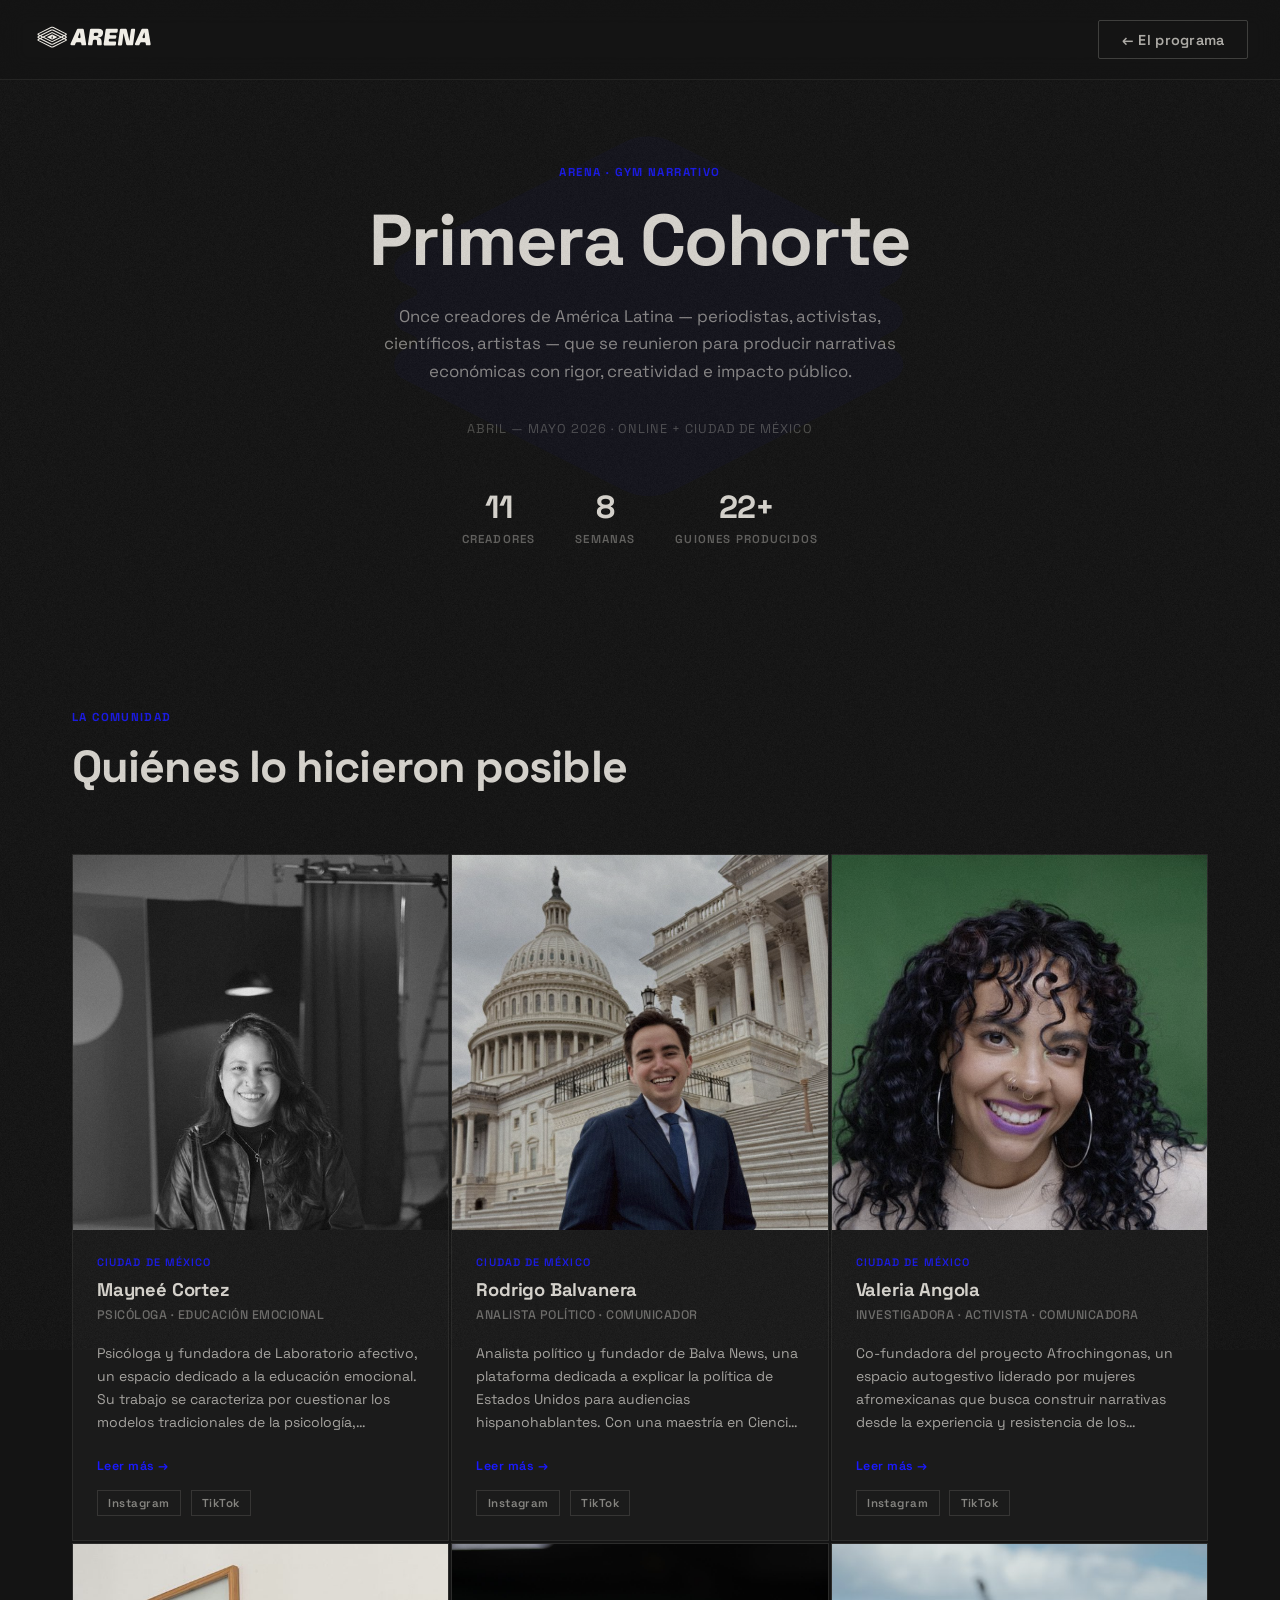
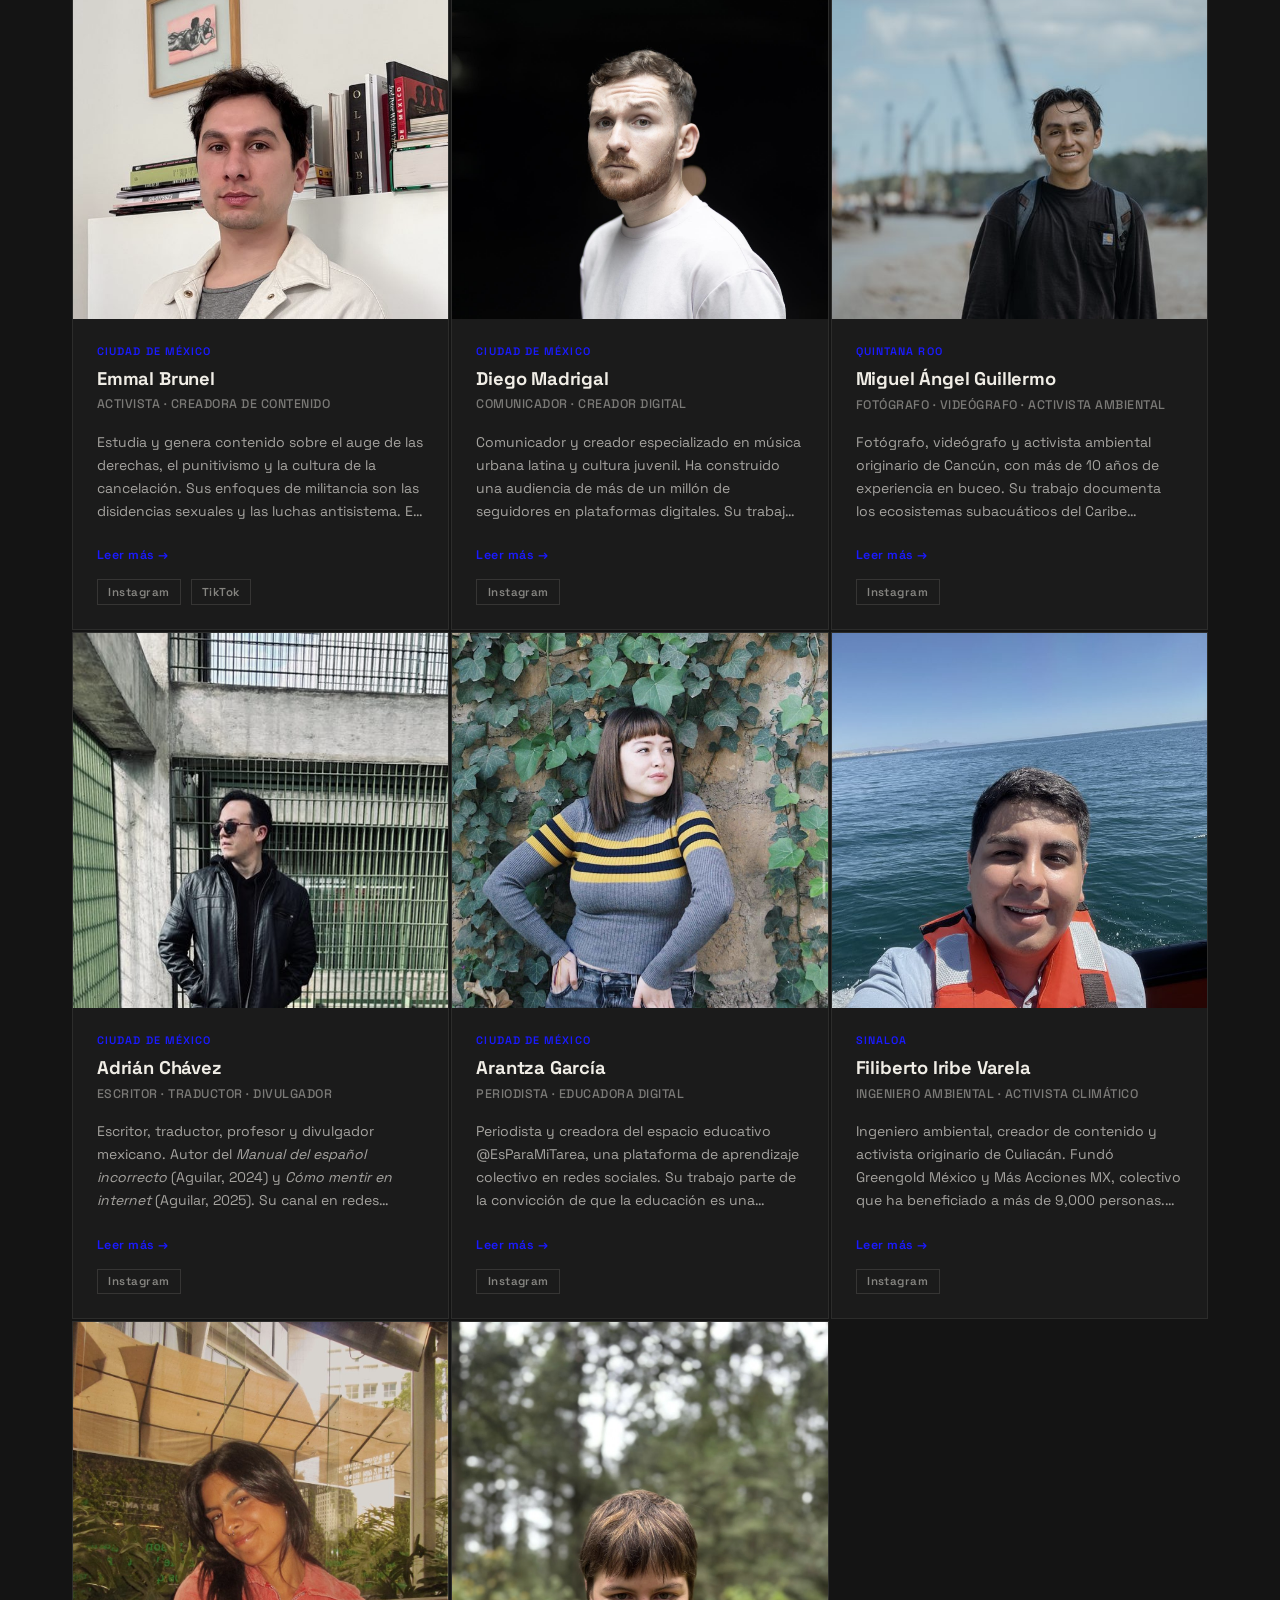
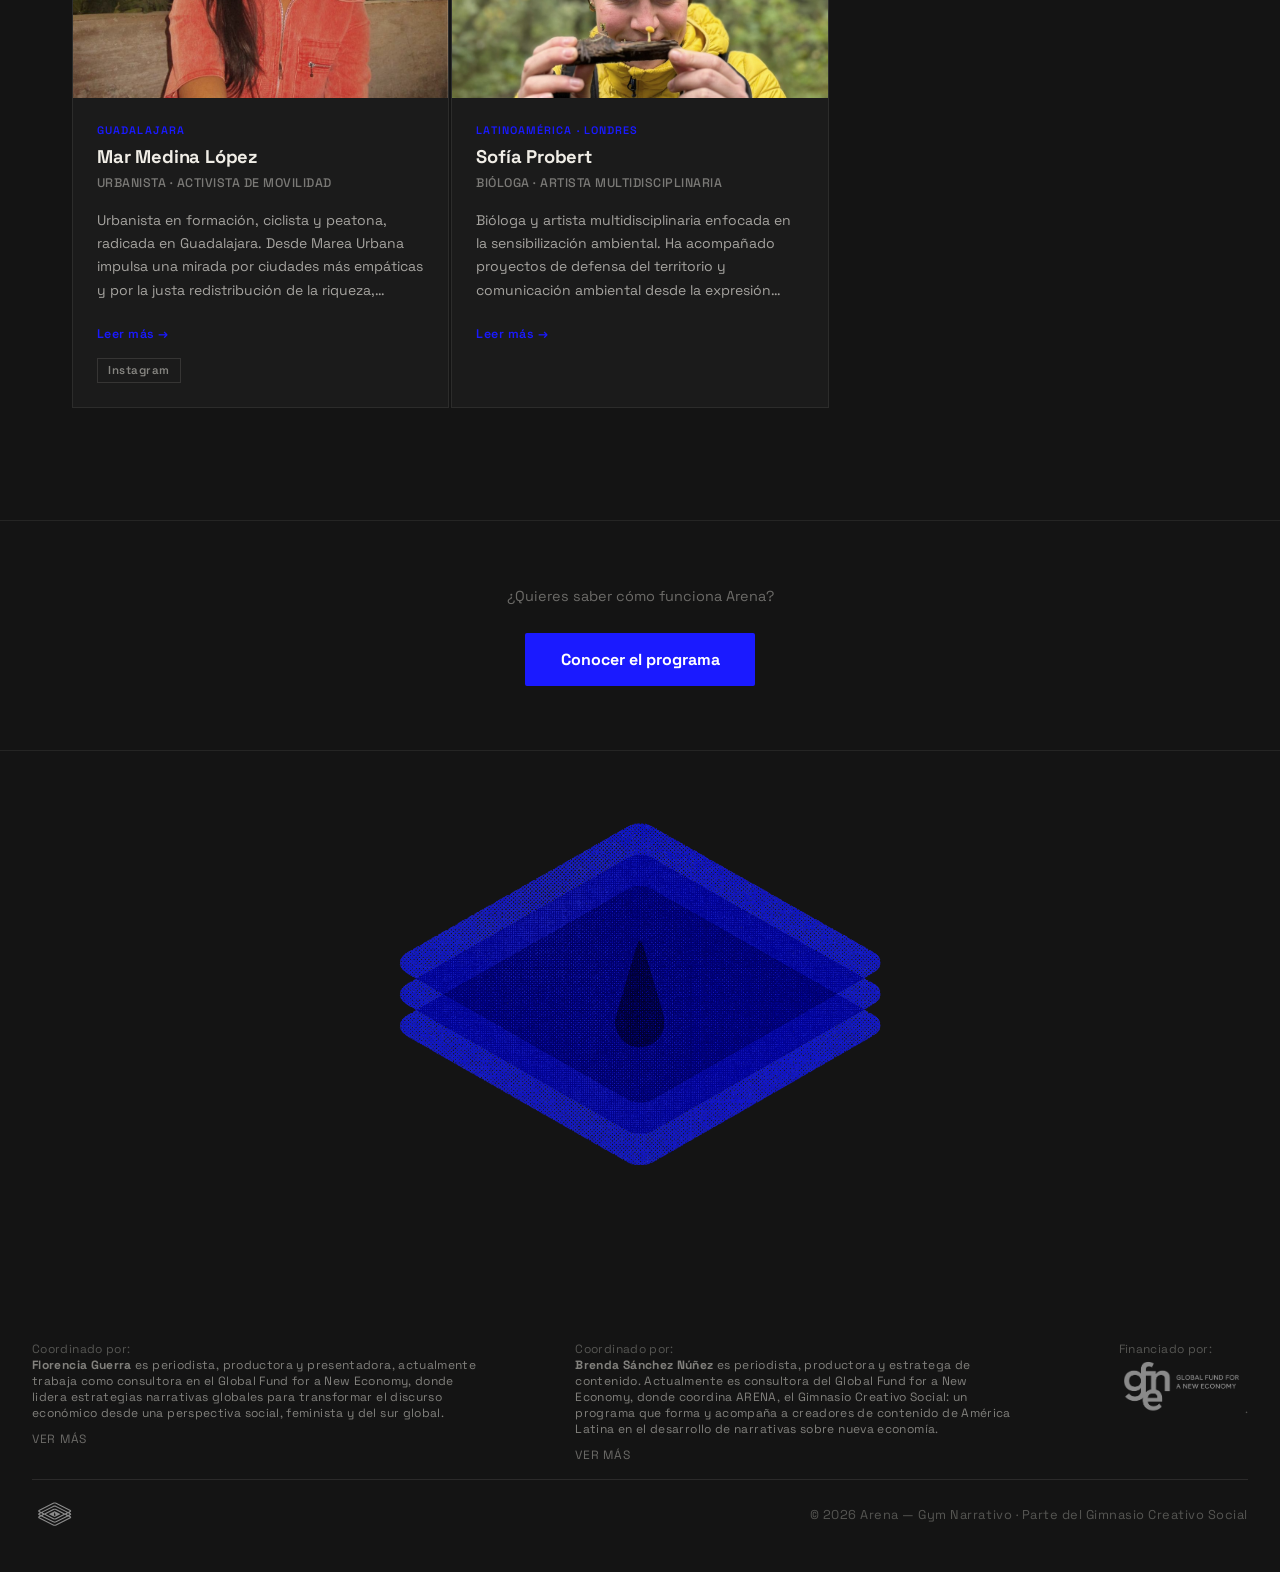
<file: cohorte-1.html>
<!DOCTYPE html>
<html lang="es">
<head>
  <meta charset="UTF-8" />
  <meta name="viewport" content="width=device-width, initial-scale=1.0" />
  <title>Primera Cohorte — Arena · Gym Narrativo</title>
  <link rel="icon" href="favicon-light.svg" media="(prefers-color-scheme: light)">
  <link rel="icon" href="favicon.svg" media="(prefers-color-scheme: dark)">
  <link rel="preconnect" href="https://fonts.googleapis.com" />
  <link rel="preconnect" href="https://fonts.gstatic.com" crossorigin />
  <link href="https://fonts.googleapis.com/css2?family=Space+Grotesk:wght@300;400;500;600;700&display=swap" rel="stylesheet" />
  <link rel="stylesheet" href="style.css" />
  <style>
    /* ── COHORTE PAGE SPECIFIC ── */

    .cohorte-hero {
      padding: 10rem 0 5rem;
      text-align: center;
      position: relative;
      overflow: hidden;
    }

    .cohorte-hero-tag {
      display: inline-block;
      font-size: 0.72rem;
      font-weight: 700;
      letter-spacing: 0.12em;
      text-transform: uppercase;
      color: var(--blue);
      margin-bottom: 1.5rem;
    }

    .cohorte-hero h1 {
      font-size: clamp(2.4rem, 6vw, 4.5rem);
      font-weight: 700;
      letter-spacing: -0.02em;
      line-height: 1.05;
      color: var(--cream);
      margin-bottom: 1.5rem;
    }

    .cohorte-hero-sub {
      max-width: 560px;
      margin: 0 auto 2rem;
      font-size: 1.05rem;
      line-height: 1.65;
      color: rgba(240, 237, 230, 0.6);
    }

    .cohorte-meta-row {
      display: flex;
      justify-content: center;
      gap: 2.5rem;
      flex-wrap: wrap;
      margin-top: 2rem;
    }

    .cohorte-meta-item {
      text-align: center;
    }

    .cohorte-meta-item .num {
      display: block;
      font-size: 2rem;
      font-weight: 700;
      color: var(--cream);
      letter-spacing: -0.02em;
    }

    .cohorte-meta-item .label {
      font-size: 0.72rem;
      font-weight: 600;
      letter-spacing: 0.1em;
      text-transform: uppercase;
      color: rgba(240, 237, 230, 0.4);
      margin-top: 0.2rem;
    }

    /* ── PARTICIPANTS SECTION ── */

    #participantes {
      padding: 5rem 0 7rem;
    }

    #participantes .section-label {
      font-size: 0.72rem;
      font-weight: 700;
      letter-spacing: 0.12em;
      text-transform: uppercase;
      color: var(--blue);
      margin-bottom: 1rem;
    }

    #participantes h2 {
      font-size: clamp(1.8rem, 4vw, 2.8rem);
      font-weight: 700;
      letter-spacing: -0.02em;
      color: var(--cream);
      margin-bottom: 4rem;
    }

    .participants-grid {
      display: grid;
      grid-template-columns: repeat(auto-fill, minmax(300px, 1fr));
      gap: 2px;
    }

    .participant-card {
      background: rgba(240, 237, 230, 0.03);
      border: 1px solid rgba(240, 237, 230, 0.08);
      overflow: hidden;
      transition: background 0.2s ease, border-color 0.2s ease;
    }

    .participant-card:hover {
      background: rgba(240, 237, 230, 0.06);
      border-color: rgba(240, 237, 230, 0.15);
    }

    .participant-photo {
      width: 100%;
      aspect-ratio: 1 / 1;
      overflow: hidden;
      position: relative;
      background: rgba(26, 26, 255, 0.08);
    }

    .participant-photo img {
      width: 100%;
      height: 100%;
      object-fit: cover;
      object-position: center top;
      filter: grayscale(20%);
      transition: filter 0.3s ease, transform 0.4s ease;
    }

    .participant-card:hover .participant-photo img {
      filter: grayscale(0%);
      transform: scale(1.03);
    }

    .participant-info {
      padding: 1.5rem;
    }

    .participant-location {
      font-size: 0.68rem;
      font-weight: 600;
      letter-spacing: 0.1em;
      text-transform: uppercase;
      color: var(--blue);
      margin-bottom: 0.4rem;
    }

    .participant-name {
      font-size: 1.15rem;
      font-weight: 700;
      color: var(--cream);
      margin-bottom: 0.3rem;
      letter-spacing: -0.01em;
    }

    .participant-role {
      font-size: 0.78rem;
      font-weight: 500;
      color: rgba(240, 237, 230, 0.45);
      letter-spacing: 0.04em;
      margin-bottom: 1rem;
      text-transform: uppercase;
    }

    .participant-bio {
      font-size: 0.875rem;
      line-height: 1.65;
      color: rgba(240, 237, 230, 0.65);
      margin-bottom: 1.25rem;
      display: -webkit-box;
      -webkit-line-clamp: 4;
      -webkit-box-orient: vertical;
      overflow: hidden;
    }

    .participant-bio.expanded {
      display: block;
      -webkit-line-clamp: unset;
    }

    .bio-toggle {
      background: none;
      border: none;
      color: var(--blue);
      font-size: 0.78rem;
      font-weight: 600;
      cursor: pointer;
      padding: 0;
      margin-bottom: 1rem;
      font-family: inherit;
      letter-spacing: 0.04em;
    }

    .bio-toggle:hover {
      opacity: 0.7;
    }

    .participant-socials {
      display: flex;
      gap: 0.6rem;
      flex-wrap: wrap;
    }

    .social-link {
      display: inline-flex;
      align-items: center;
      gap: 0.35rem;
      font-size: 0.72rem;
      font-weight: 600;
      letter-spacing: 0.04em;
      color: rgba(240, 237, 230, 0.5);
      text-decoration: none;
      padding: 0.3rem 0.65rem;
      border: 1px solid rgba(240, 237, 230, 0.12);
      transition: color 0.2s, border-color 0.2s;
    }

    .social-link:hover {
      color: var(--cream);
      border-color: rgba(240, 237, 230, 0.35);
    }

    /* ── DIVIDER SECTION ── */
    .cohorte-divider {
      padding: 4rem 0;
      border-top: 1px solid rgba(240, 237, 230, 0.08);
      text-align: center;
    }

    .cohorte-divider p {
      color: rgba(240, 237, 230, 0.4);
      font-size: 0.9rem;
      margin-bottom: 1.5rem;
    }

    @media (max-width: 600px) {
      .participants-grid {
        grid-template-columns: 1fr;
      }
      .cohorte-meta-row {
        gap: 1.5rem;
      }
    }
  </style>
</head>
<body>

  <main id="main-content">

  <!-- ── NAV ── -->
  <nav>
    <a class="nav-logo" href="index.html">
      <svg xmlns="http://www.w3.org/2000/svg" viewBox="0 0 523.9 129.9">
        <defs><style>.nst0{fill:#F0EDE6}</style></defs>
        <g>
          <path class="nst0" d="M156.4,92.7l26-58.4c.7-1.6,2.3-2.6,4-2.6h19.6c2.1,0,4,1.5,4.3,3.6l9.6,58.4c.4,2.7-1.6,5.1-4.3,5.1h-10.8c-2.2,0-4-1.6-4.3-3.7l-.8-5.3c-.3-2.1-2.2-3.7-4.3-3.7h-13.5c-1.7,0-3.3,1-4,2.6l-3.3,7.5c-.7,1.6-2.3,2.6-4,2.6h-10.2c-3.2,0-5.3-3.2-4-6.1ZM191.4,69.6h1.3c2.6,0,4.7-2.3,4.3-4.9l-2.3-17.6h-.6l-6.8,16.4c-1.2,2.9.9,6,4,6Z"/>
          <path class="nst0" d="M288.4,50v.5c-1.5,10.2-9,16.2-19.1,16.8v.6c8.8.8,12.8,5.5,13.3,15.3l.6,11.3h0c.2,2.3-1.7,4.3-4,4.3h-10.7c-2.3,0-4.2-1.8-4.3-4.2h0s-.4-12.4-.4-12.4h0c-.4-4.7-1.9-6-7.2-6h-4.8c-2.2,0-4,1.6-4.3,3.8l-2.1,15c-.3,2.2-2.1,3.8-4.3,3.8h-9.7c-2.6,0-4.7-2.3-4.3-5l8.3-58.4c.3-2.1,2.1-3.7,4.3-3.7h30.6c13.3,0,20,6.4,18.3,18.2ZM260,60.6c5.4,0,8.7-2.2,9.3-6.4v-.5c.7-4-1.8-6.2-6.9-6.2h-6.7c-2.2,0-4,1.6-4.3,3.7l-.6,4.4c-.4,2.6,1.7,5,4.3,5h4.9Z"/>
          <path class="nst0" d="M290.6,93.9l8.3-58.4c.3-2.1,2.1-3.7,4.3-3.7h41c2.6,0,4.7,2.3,4.3,5l-1,7.3c-.3,2.2-2.1,3.8-4.3,3.8h-23.8c-2.2,0-4,1.6-4.3,3.7v.9c-.5,2.6,1.5,5,4.2,5h18.9c2.6,0,4.7,2.3,4.3,5l-.8,5.9c-.3,2.1-2.1,3.7-4.3,3.7h-21.3c-2.2,0-4,1.6-4.3,3.8l-.3,2c-.4,2.6,1.7,5,4.3,5h21.4c2.6,0,4.7,2.3,4.3,5l-1,7.3c-.3,2.2-2.1,3.8-4.3,3.8h-41c-2.6,0-4.7-2.3-4.3-5Z"/>
          <path class="nst0" d="M348.6,93.9l8.3-58.4c.3-2.1,2.1-3.7,4.3-3.7h19.3c2,0,3.8,1.4,4.2,3.4l10.6,44.7h.7c.6-7.4,1.2-13.5,2-18.6l3.6-25.7c.3-2.2,2.1-3.8,4.3-3.8h8.5c2.6,0,4.7,2.3,4.3,5l-8.3,58.4c-.3,2.1-2.1,3.7-4.3,3.7h-19.4c-2,0-3.8-1.4-4.2-3.4l-10.6-44.7h-.7c-.7,7.2-1.2,13.7-2,19.6l-3.5,24.8c-.3,2.2-2.1,3.8-4.3,3.8h-8.5c-2.6,0-4.7-2.3-4.3-5Z"/>
          <path class="nst0" d="M418.1,92.7l26-58.4c.7-1.6,2.3-2.6,4-2.6h19.6c2.1,0,4,1.5,4.3,3.6l9.6,58.4c.4,2.7-1.6,5.1-4.3,5.1h-10.8c-2.2,0-4-1.6-4.3-3.7l-.8-5.3c-.3-2.1-2.2-3.7-4.3-3.7h-13.5c-1.7,0-3.3,1-4,2.6l-3.3,7.5c-.7,1.6-2.3,2.6-4,2.6h-10.2c-3.2,0-5.3-3.2-4-6.1ZM453.1,69.6h1.3c2.6,0,4.7-2.3,4.3-4.9l-2.3-17.6h-.6l-6.8,16.4c-1.2,2.9.9,6,4,6Z"/>
        </g>
        <g>
          <path class="nst0" d="M141.4,65.5c0-1.5-.8-2.8-2.1-3.4l-2.8-1.4c-.7-.4-.7-1.4,0-1.7l2.8-1.4c1.3-.7,2.1-2,2.1-3.4,0-1.5-.8-2.8-2.1-3.4l-51.7-26.1h0c-3.7-1.9-8.1-1.9-11.7,0l-51.7,26.1c-1.3.7-2.1,2-2.1,3.4,0,1.5.8,2.8,2.1,3.4l2.8,1.4c.7.4.7,1.4,0,1.7l-2.8,1.4c-1.3.7-2.1,2-2.1,3.4,0,1.5.8,2.8,2.1,3.4l2.8,1.4c.7.4.7,1.4,0,1.7l-2.8,1.4c-1.3.7-2.1,2-2.1,3.4,0,1.5.8,2.8,2.1,3.4l51.7,26.1c1.8.9,3.9,1.4,5.9,1.4s4-.5,5.9-1.4l51.7-26.1c1.3-.7,2.1-2,2.1-3.4,0-1.5-.8-2.8-2.1-3.4l-2.8-1.4c-.7-.4-.7-1.4,0-1.7l2.8-1.4c1.3-.7,2.1-2,2.1-3.4ZM28,54.9c-.7-.4-.7-1.4,0-1.7l49.7-25.1c2.6-1.3,5.5-1.3,8.1,0l49.7,25.1c.7.4.7,1.4,0,1.7l-4.7,2.4c-.3.1-.6.1-.9,0l-42.3-21.4h0c-3.7-1.9-8.1-1.9-11.7,0l-42.3,21.4c-.3.1-.6.1-.9,0l-4.7-2.4ZM85.1,80.4c-2.1,1.1-4.6,1.1-6.7,0l-27.8-14.1c-.7-.4-.7-1.4,0-1.7l27.8-14.1c2.1-1.1,4.6-1.1,6.7,0l27.8,14.1c.7.4.7,1.4,0,1.7l-27.8,14.1ZM119.5,67.9l4.7,2.4c.7.4.7,1.4,0,1.7l-38.4,19.4c-2.6,1.3-5.5,1.3-8.1,0l-38.4-19.4c-.7-.4-.7-1.4,0-1.7l4.7-2.4c.3-.1.6-.1.9,0l31,15.7c1.8.9,3.9,1.4,5.9,1.4s4-.5,5.9-1.4l31-15.7c.3-.1.6-.1.9,0ZM87.6,47.3h0c-3.7-1.9-8.1-1.9-11.7,0l-31,15.7c-.3.1-.6.1-.9,0l-4.7-2.4c-.7-.4-.7-1.4,0-1.7l38.4-19.4c2.6-1.3,5.5-1.3,8.1,0l38.4,19.4c.7.4.7,1.4,0,1.7l-4.7,2.4c-.3.1-.6.1-.9,0l-31-15.7ZM28,64.6l4.7-2.4c.3-.1.6-.1.9,0l4.7,2.4c.7.4.7,1.4,0,1.7l-4.7,2.4c-.3.1-.6.1-.9,0l-4.7-2.4c-.7-.4-.7-1.4,0-1.7ZM135.4,76c.7.4.7,1.4,0,1.7l-49.7,25.1c-2.6,1.3-5.5,1.3-8.1,0l-49.7-25.1c-.7-.4-.7-1.4,0-1.7l4.7-2.4c.3-.1.6-.1.9,0l42.3,21.4c1.8.9,3.9,1.4,5.9,1.4s4-.5,5.9-1.4l42.3-21.4c.3-.1.6-.1.9,0l4.7,2.4ZM129.9,68.7l-4.7-2.4c-.7-.4-.7-1.4,0-1.7l4.7-2.4c.3-.1.6-.1.9,0l4.7,2.4c.7.4.7,1.4,0,1.7l-4.7,2.4c-.3.1-.6.1-.9,0Z"/>
          <path class="nst0" d="M102.2,64.9l-18.3-9.2c-1.4-.7-3-.7-4.4,0l-18.3,9.2c-.5.2-.5.9,0,1.1l18.3,9.2c1.4.7,3,.7,4.4,0l18.3-9.2c.5-.2.5-.9,0-1.1ZM81.8,71.4c-1.9,0-3.2-1.8-2.7-3.6l2.6-9.4h.3l2.6,9.4c.5,1.8-.9,3.6-2.7,3.6Z"/>
        </g>
      </svg>
    </a>
    <a href="index.html" class="nav-cta" style="background:transparent; border:1px solid rgba(240,237,230,0.2); color:rgba(240,237,230,0.7);">← El programa</a>
  </nav>

  <!-- ── HERO ── -->
  <section class="cohorte-hero">
    <svg class="hero-bg-isotipo" xmlns="http://www.w3.org/2000/svg" viewBox="0 0 159.5 129.9" style="opacity:0.04;">
      <path d="M141.4,65.5c0-1.5-.8-2.8-2.1-3.4l-2.8-1.4c-.7-.4-.7-1.4,0-1.7l2.8-1.4c1.3-.7,2.1-2,2.1-3.4,0-1.5-.8-2.8-2.1-3.4l-51.7-26.1h0c-3.7-1.9-8.1-1.9-11.7,0l-51.7,26.1c-1.3.7-2.1,2-2.1,3.4,0,1.5.8,2.8,2.1,3.4l2.8,1.4c.7.4.7,1.4,0,1.7l-2.8,1.4c-1.3.7-2.1,2-2.1,3.4,0,1.5.8,2.8,2.1,3.4l2.8,1.4c.7.4.7,1.4,0,1.7l-2.8,1.4c-1.3.7-2.1,2-2.1,3.4,0,1.5.8,2.8,2.1,3.4l51.7,26.1c1.8.9,3.9,1.4,5.9,1.4s4-.5,5.9-1.4l51.7-26.1c1.3-.7,2.1-2,2.1-3.4,0-1.5-.8-2.8-2.1-3.4l-2.8-1.4c-.7-.4-.7-1.4,0-1.7l2.8-1.4c1.3-.7,2.1-2,2.1-3.4Z"/>
    </svg>
    <div class="container" style="position:relative; z-index:1;">
      <span class="cohorte-hero-tag reveal">Arena · Gym Narrativo</span>
      <h1 class="reveal">Primera Cohorte</h1>
      <p class="cohorte-hero-sub reveal">
        Once creadores de América Latina — periodistas, activistas, científicos, artistas — que se reunieron para producir narrativas económicas con rigor, creatividad e impacto público.
      </p>
      <p class="reveal" style="font-size:0.8rem; color:rgba(240,237,230,0.3); letter-spacing:0.08em; text-transform:uppercase;">Abril — Mayo 2026 · Online + Ciudad de México</p>

      <div class="cohorte-meta-row" style="margin-top:3rem;">
        <div class="cohorte-meta-item reveal">
          <span class="num">11</span>
          <span class="label">Creadores</span>
        </div>
        <div class="cohorte-meta-item reveal">
          <span class="num">8</span>
          <span class="label">Semanas</span>
        </div>
        <div class="cohorte-meta-item reveal">
          <span class="num">22+</span>
          <span class="label">Guiones producidos</span>
        </div>
      </div>
    </div>
  </section>

  <!-- ── PARTICIPANTS ── -->
  <section id="participantes">
    <div class="container">
      <p class="section-label reveal">La comunidad</p>
      <h2 class="reveal">Quiénes lo hicieron posible</h2>

      <div class="participants-grid">

        <!-- 1. Mayneé Cortez -->
        <div class="participant-card reveal">
          <div class="participant-photo">
            <img src="img/cohorte-1/maynee.jpg" alt="Mayneé Cortez">
          </div>
          <div class="participant-info">
            <p class="participant-location">Ciudad de México</p>
            <h3 class="participant-name">Mayneé Cortez</h3>
            <p class="participant-role">Psicóloga · Educación emocional</p>
            <p class="participant-bio" id="bio-maynee">Psicóloga y fundadora de Laboratorio afectivo, un espacio dedicado a la educación emocional. Su trabajo se caracteriza por cuestionar los modelos tradicionales de la psicología, integrando una mirada crítica sobre cómo el contexto político, social y económico afecta al bienestar individual. También co-coordina el Círculo neurodivergente y el Dojo afectivo, clínica y espacio físico en la CDMX.</p>
            <button class="bio-toggle" onclick="toggleBio('bio-maynee', this)">Leer más →</button>
            <div class="participant-socials">
              <a href="https://www.instagram.com/laboratorio_afectivo/" target="_blank" rel="noopener" class="social-link">Instagram</a>
              <a href="https://www.tiktok.com/@laboratorio_afectivo" target="_blank" rel="noopener" class="social-link">TikTok</a>
            </div>
          </div>
        </div>

        <!-- 2. Rodrigo Balvanera -->
        <div class="participant-card reveal">
          <div class="participant-photo">
            <img src="img/cohorte-1/rodrigo-balvanera.jpg" alt="Rodrigo Balvanera">
          </div>
          <div class="participant-info">
            <p class="participant-location">Ciudad de México</p>
            <h3 class="participant-name">Rodrigo Balvanera</h3>
            <p class="participant-role">Analista político · Comunicador</p>
            <p class="participant-bio" id="bio-rodrigo">Analista político y fundador de Balva News, una plataforma dedicada a explicar la política de Estados Unidos para audiencias hispanohablantes. Con una maestría en Ciencia Política en Washington D.C., colabora con el Democratic Erosion Consortium y participa en medios como France 24, NTN24 y Radio Fórmula.</p>
            <button class="bio-toggle" onclick="toggleBio('bio-rodrigo', this)">Leer más →</button>
            <div class="participant-socials">
              <a href="https://www.instagram.com/balvanews/" target="_blank" rel="noopener" class="social-link">Instagram</a>
              <a href="https://www.tiktok.com/@balvanews" target="_blank" rel="noopener" class="social-link">TikTok</a>
            </div>
          </div>
        </div>

        <!-- 3. Valeria Angola -->
        <div class="participant-card reveal">
          <div class="participant-photo">
            <img src="img/cohorte-1/valeria-angola.jpg" alt="Valeria Angola">
          </div>
          <div class="participant-info">
            <p class="participant-location">Ciudad de México</p>
            <h3 class="participant-name">Valeria Angola</h3>
            <p class="participant-role">Investigadora · Activista · Comunicadora</p>
            <p class="participant-bio" id="bio-valeria">Co-fundadora del proyecto Afrochingonas, un espacio autogestivo liderado por mujeres afromexicanas que busca construir narrativas desde la experiencia y resistencia de los cuerpos racializados en México. Cree en el movimiento y la acción como forma de pensamiento.</p>
            <button class="bio-toggle" onclick="toggleBio('bio-valeria', this)">Leer más →</button>
            <div class="participant-socials">
              <a href="https://www.instagram.com/valurulu" target="_blank" rel="noopener" class="social-link">Instagram</a>
              <a href="https://www.tiktok.com/@afrochingonas" target="_blank" rel="noopener" class="social-link">TikTok</a>
            </div>
          </div>
        </div>

        <!-- 4. Emmal Brunel -->
        <div class="participant-card reveal">
          <div class="participant-photo">
            <img src="img/cohorte-1/emmal-brunel.jpg" alt="Emmal Brunel">
          </div>
          <div class="participant-info">
            <p class="participant-location">Ciudad de México</p>
            <h3 class="participant-name">Emmal Brunel</h3>
            <p class="participant-role">Activista · Creadora de contenido</p>
            <p class="participant-bio" id="bio-emmal">Estudia y genera contenido sobre el auge de las derechas, el punitivismo y la cultura de la cancelación. Sus enfoques de militancia son las disidencias sexuales y las luchas antisistema. En lo profesional, coordina un fondo que acompaña proyectos que contribuyen a las democracias.</p>
            <button class="bio-toggle" onclick="toggleBio('bio-emmal', this)">Leer más →</button>
            <div class="participant-socials">
              <a href="https://www.instagram.com/emmal.brunel/" target="_blank" rel="noopener" class="social-link">Instagram</a>
              <a href="https://www.tiktok.com/@emmal.brunel" target="_blank" rel="noopener" class="social-link">TikTok</a>
            </div>
          </div>
        </div>

        <!-- 5. Diego Madrigal -->
        <div class="participant-card reveal">
          <div class="participant-photo">
            <img src="img/cohorte-1/diego-madrigal.jpg" alt="Diego Madrigal">
          </div>
          <div class="participant-info">
            <p class="participant-location">Ciudad de México</p>
            <h3 class="participant-name">Diego Madrigal</h3>
            <p class="participant-role">Comunicador · Creador digital</p>
            <p class="participant-bio" id="bio-diego">Comunicador y creador especializado en música urbana latina y cultura juvenil. Ha construido una audiencia de más de un millón de seguidores en plataformas digitales. Su trabajo combina investigación, storytelling y tendencias digitales para explorar el impacto cultural de artistas y movimientos musicales emergentes.</p>
            <button class="bio-toggle" onclick="toggleBio('bio-diego', this)">Leer más →</button>
            <div class="participant-socials">
              <a href="https://www.instagram.com/eldiegomadrigal/" target="_blank" rel="noopener" class="social-link">Instagram</a>
            </div>
          </div>
        </div>

        <!-- 6. Miguel Ángel Guillermo -->
        <div class="participant-card reveal">
          <div class="participant-photo">
            <img src="img/cohorte-1/miguel-angel.jpg" alt="Miguel Ángel Guillermo">
          </div>
          <div class="participant-info">
            <p class="participant-location">Quintana Roo</p>
            <h3 class="participant-name">Miguel Ángel Guillermo</h3>
            <p class="participant-role">Fotógrafo · Videógrafo · Activista ambiental</p>
            <p class="participant-bio" id="bio-miguel">Fotógrafo, videógrafo y activista ambiental originario de Cancún, con más de 10 años de experiencia en buceo. Su trabajo documenta los ecosistemas subacuáticos del Caribe Mexicano y el gran acuífero maya, combinando el fotoperiodismo con una postura activa de defensa territorial. Ha publicado en MongabayLatam.</p>
            <button class="bio-toggle" onclick="toggleBio('bio-miguel', this)">Leer más →</button>
            <div class="participant-socials">
              <a href="https://www.instagram.com/miguelgmo/" target="_blank" rel="noopener" class="social-link">Instagram</a>
            </div>
          </div>
        </div>

        <!-- 7. Adrián Chávez -->
        <div class="participant-card reveal">
          <div class="participant-photo">
            <img src="img/cohorte-1/adrian-chavez.jpg" alt="Adrián Chávez">
          </div>
          <div class="participant-info">
            <p class="participant-location">Ciudad de México</p>
            <h3 class="participant-name">Adrián Chávez</h3>
            <p class="participant-role">Escritor · Traductor · Divulgador</p>
            <p class="participant-bio" id="bio-adrian">Escritor, traductor, profesor y divulgador mexicano. Autor del <em>Manual del español incorrecto</em> (Aguilar, 2024) y <em>Cómo mentir en internet</em> (Aguilar, 2025). Su canal en redes sociales, @nochaveznada, cuenta con más de 800 mil seguidores.</p>
            <button class="bio-toggle" onclick="toggleBio('bio-adrian', this)">Leer más →</button>
            <div class="participant-socials">
              <a href="https://www.instagram.com/nochaveznada/" target="_blank" rel="noopener" class="social-link">Instagram</a>
            </div>
          </div>
        </div>

        <!-- 8. Arantza García -->
        <div class="participant-card reveal">
          <div class="participant-photo">
            <img src="img/cohorte-1/arantza.jpg" alt="Arantza García">
          </div>
          <div class="participant-info">
            <p class="participant-location">Ciudad de México</p>
            <h3 class="participant-name">Arantza García</h3>
            <p class="participant-role">Periodista · Educadora digital</p>
            <p class="participant-bio" id="bio-arantza">Periodista y creadora del espacio educativo @EsParaMiTarea, una plataforma de aprendizaje colectivo en redes sociales. Su trabajo parte de la convicción de que la educación es una herramienta para abrir horizontes y transformar realidades. Le apasiona la radio, las historias y todo lo que nos permite entendernos mejor.</p>
            <button class="bio-toggle" onclick="toggleBio('bio-arantza', this)">Leer más →</button>
            <div class="participant-socials">
              <a href="https://www.instagram.com/esparamitarea/" target="_blank" rel="noopener" class="social-link">Instagram</a>
            </div>
          </div>
        </div>

        <!-- 9. Filiberto Iribe Varela -->
        <div class="participant-card reveal">
          <div class="participant-photo">
            <img src="img/cohorte-1/filiberto-varela.jpg" alt="Filiberto Iribe Varela">
          </div>
          <div class="participant-info">
            <p class="participant-location">Sinaloa</p>
            <h3 class="participant-name">Filiberto Iribe Varela</h3>
            <p class="participant-role">Ingeniero ambiental · Activista climático</p>
            <p class="participant-bio" id="bio-filiberto">Ingeniero ambiental, creador de contenido y activista originario de Culiacán. Fundó Greengold México y Más Acciones MX, colectivo que ha beneficiado a más de 9,000 personas. Con más de 400 mil seguidores, ha sido reconocido con el Premio Rafael Buelna Tenorio y el Mérito Ecológico Sinaloa 2021.</p>
            <button class="bio-toggle" onclick="toggleBio('bio-filiberto', this)">Leer más →</button>
            <div class="participant-socials">
              <a href="https://www.instagram.com/filibertoivarela/" target="_blank" rel="noopener" class="social-link">Instagram</a>
            </div>
          </div>
        </div>

        <!-- 10. Mar Medina López -->
        <div class="participant-card reveal">
          <div class="participant-photo">
            <img src="img/cohorte-1/mar-medina.jpg" alt="Mar Medina López">
          </div>
          <div class="participant-info">
            <p class="participant-location">Guadalajara</p>
            <h3 class="participant-name">Mar Medina López</h3>
            <p class="participant-role">Urbanista · Activista de movilidad</p>
            <p class="participant-bio" id="bio-mar">Urbanista en formación, ciclista y peatona, radicada en Guadalajara. Desde Marea Urbana impulsa una mirada por ciudades más empáticas y por la justa redistribución de la riqueza, entendiendo la movilidad como un derecho colectivo y herramienta de transformación social.</p>
            <button class="bio-toggle" onclick="toggleBio('bio-mar', this)">Leer más →</button>
            <div class="participant-socials">
              <a href="https://www.instagram.com/marmareaurbana/" target="_blank" rel="noopener" class="social-link">Instagram</a>
            </div>
          </div>
        </div>

        <!-- 11. Sofía Probert -->
        <div class="participant-card reveal">
          <div class="participant-photo">
            <img src="img/cohorte-1/sofia-probert.jpg" alt="Sofía Probert">
          </div>
          <div class="participant-info">
            <p class="participant-location">Latinoamérica · Londres</p>
            <h3 class="participant-name">Sofía Probert</h3>
            <p class="participant-role">Bióloga · Artista multidisciplinaria</p>
            <p class="participant-bio" id="bio-sofia">Bióloga y artista multidisciplinaria enfocada en la sensibilización ambiental. Ha acompañado proyectos de defensa del territorio y comunicación ambiental desde la expresión artística. Ha ilustrado para The New York Times Magazine, Greenpeace, Climate Reality Project, Netflix, el Museo de Ciencia y Arte de la UNAM, y ha expuesto en distintos países de Latinoamérica e Inglaterra.</p>
            <button class="bio-toggle" onclick="toggleBio('bio-sofia', this)">Leer más →</button>
            <div class="participant-socials">
              <!-- sin redes listadas -->
            </div>
          </div>
        </div>

      </div>
    </div>
  </section>

  <!-- ── DIVIDER / BACK ── -->
  <div class="cohorte-divider">
    <div class="container">
      <p>¿Quieres saber cómo funciona Arena?</p>
      <a href="index.html" class="btn-primary">Conocer el programa</a>
    </div>
  </div>

  <!-- ── FOOTER ── -->
  <footer>
    <div style="display:flex; align-items: center; justify-content: center; padding: 2rem;">
      <img style="width: 100%; max-width: 500px;" src="img/Arena+logo-2.png" alt="">
    </div>
    <div style="display: flex; flex-direction: column; gap: 1rem;">
      <div class="footer-bottom-row">
        <div style="display:flex; flex-direction:column; gap:0.6rem;">
          <span class="footer-fund">Coordinado por: <br/>
            <span class="footer-bio-text"><strong>Florencia Guerra</strong> es periodista, productora y presentadora, actualmente trabaja como consultora en el Global Fund for a New Economy, donde lidera estrategias narrativas globales para transformar el discurso económico desde una perspectiva social, feminista y del sur global.</span>
          </span>
          <button class="footer-ver-mas" onclick="document.getElementById('modal-florencia').classList.add('open')">Ver más</button>
        </div>
        <div style="display:flex; flex-direction:column; gap:0.6rem;">
          <span class="footer-fund">Coordinado por: <br/>
            <span class="footer-bio-text"><strong>Brenda Sánchez Núñez</strong> es periodista, productora y estratega de contenido. Actualmente es consultora del Global Fund for a New Economy, donde coordina ARENA, el Gimnasio Creativo Social: un programa que forma y acompaña a creadores de contenido de América Latina en el desarrollo de narrativas sobre nueva economía.</span>
          </span>
          <button class="footer-ver-mas" onclick="document.getElementById('modal-brenda').classList.add('open')">Ver más</button>
        </div>
        <div style="display:flex; flex-direction:column; gap:0.6rem;">
          <span class="footer-fund">Financiado por: <br/>
            <a href="https://globalneweconomy.org" target="_blank" rel="noopener" class="footer-fund-link"><img src="img/GFNE-Logo1-White.png" alt="Global Fund for a New Economy" style="height:56px; width:auto; opacity:0.5;"></a>.</span>
        </div>
      </div>
      <div class="divider" style="width:100%; height:1px; background:rgba(240,237,230,0.1);"></div>
      <div style="width:100%; flex:1 1 auto; display:flex; flex-wrap:wrap; gap:1rem;">
        <div class="footer-top-row">
          <svg xmlns="http://www.w3.org/2000/svg" viewBox="0 0 159.5 129.9" style="height:36px; width:auto; opacity:0.5;">
            <defs><style>.ist0{fill:#ffffff}</style></defs>
            <path class="ist0" d="M141.4,65.5c0-1.5-.8-2.8-2.1-3.4l-2.8-1.4c-.7-.4-.7-1.4,0-1.7l2.8-1.4c1.3-.7,2.1-2,2.1-3.4,0-1.5-.8-2.8-2.1-3.4l-51.7-26.1h0c-3.7-1.9-8.1-1.9-11.7,0l-51.7,26.1c-1.3.7-2.1,2-2.1,3.4,0,1.5.8,2.8,2.1,3.4l2.8,1.4c.7.4.7,1.4,0,1.7l-2.8,1.4c-1.3.7-2.1,2-2.1,3.4,0,1.5.8,2.8,2.1,3.4l2.8,1.4c.7.4.7,1.4,0,1.7l-2.8,1.4c-1.3.7-2.1,2-2.1,3.4,0,1.5.8,2.8,2.1,3.4l51.7,26.1c1.8.9,3.9,1.4,5.9,1.4s4-.5,5.9-1.4l51.7-26.1c1.3-.7,2.1-2,2.1-3.4,0-1.5-.8-2.8-2.1-3.4l-2.8-1.4c-.7-.4-.7-1.4,0-1.7l2.8-1.4c1.3-.7,2.1-2,2.1-3.4ZM28,54.9c-.7-.4-.7-1.4,0-1.7l49.7-25.1c2.6-1.3,5.5-1.3,8.1,0l49.7,25.1c.7.4.7,1.4,0,1.7l-4.7,2.4c-.3.1-.6.1-.9,0l-42.3-21.4h0c-3.7-1.9-8.1-1.9-11.7,0l-42.3,21.4c-.3.1-.6.1-.9,0l-4.7-2.4ZM85.1,80.4c-2.1,1.1-4.6,1.1-6.7,0l-27.8-14.1c-.7-.4-.7-1.4,0-1.7l27.8-14.1c2.1-1.1,4.6-1.1,6.7,0l27.8,14.1c.7.4.7,1.4,0,1.7l-27.8,14.1ZM119.5,67.9l4.7,2.4c.7.4.7,1.4,0,1.7l-38.4,19.4c-2.6,1.3-5.5,1.3-8.1,0l-38.4-19.4c-.7-.4-.7-1.4,0-1.7l4.7-2.4c.3-.1.6-.1.9,0l31,15.7c1.8.9,3.9,1.4,5.9,1.4s4-.5,5.9-1.4l31-15.7c.3-.1.6-.1.9,0ZM87.6,47.3h0c-3.7-1.9-8.1-1.9-11.7,0l-31,15.7c-.3.1-.6.1-.9,0l-4.7-2.4c-.7-.4-.7-1.4,0-1.7l38.4-19.4c2.6-1.3,5.5-1.3,8.1,0l38.4,19.4c.7.4.7,1.4,0,1.7l-4.7,2.4c-.3.1-.6.1-.9,0l-31-15.7ZM28,64.6l4.7-2.4c.3-.1.6-.1.9,0l4.7,2.4c.7.4.7,1.4,0,1.7l-4.7,2.4c-.3.1-.6.1-.9,0l-4.7-2.4c-.7-.4-.7-1.4,0-1.7ZM135.4,76c.7.4.7,1.4,0,1.7l-49.7,25.1c-2.6,1.3-5.5,1.3-8.1,0l-49.7-25.1c-.7-.4-.7-1.4,0-1.7l4.7-2.4c.3-.1.6-.1.9,0l42.3,21.4c1.8.9,3.9,1.4,5.9,1.4s4-.5,5.9-1.4l42.3-21.4c.3-.1.6-.1.9,0l4.7,2.4ZM129.9,68.7l-4.7-2.4c-.7-.4-.7-1.4,0-1.7l4.7-2.4c.3-.1.6-.1.9,0l4.7,2.4c.7.4.7,1.4,0,1.7l-4.7,2.4c-.3.1-.6.1-.9,0Z"/>
            <path class="ist0" d="M102.2,64.9l-18.3-9.2c-1.4-.7-3-.7-4.4,0l-18.3,9.2c-.5.2-.5.9,0,1.1l18.3,9.2c1.4.7,3,.7,4.4,0l18.3-9.2c.5-.2.5-.9,0-1.1ZM81.8,71.4c-1.9,0-3.2-1.8-2.7-3.6l2.6-9.4h.3l2.6,9.4c.5,1.8-.9,3.6-2.7,3.6Z"/>
          </svg>
        <span class="footer-copy">© 2026 Arena — Gym Narrativo · Parte del Gimnasio Creativo Social</span>
      </div>
    </div>
  </footer>

  </main>

  <!-- ── MODAL BRENDA ── -->
  <div id="modal-brenda" class="modal-overlay" onclick="if(event.target===this)this.classList.remove('open')">
    <div class="modal-card">
      <div class="modal-header">
        <button class="modal-close" onclick="document.getElementById('modal-brenda').classList.remove('open')" aria-label="Cerrar">✕</button>
      </div>
      <div class="modal-body">
        <div class="modal-photo-wrap">
          <img src="img/brenda.jpg" alt="Brenda Sánchez Núñez" style="object-position: center 30%;">
        </div>
        <div class="modal-text">
          <p class="modal-label">Coordinado por</p>
          <h3 class="modal-name">Brenda Sánchez Núñez</h3>
          <p class="modal-bio">
            <strong>Brenda Sánchez Núñez</strong> es periodista, productora y estratega de contenido. Actualmente es consultora del Global Fund for a New Economy, donde coordina ARENA, el Gimnasio Creativo Social: un programa que forma y acompaña a creadores de contenido de América Latina en el desarrollo de narrativas sobre nueva economía. Ahí lleva también la estrategia digital y la articulación del ecosistema de creadores del fondo.
            <br/>
            <br/>
            Su trayectoria articula el periodismo con la estrategia digital y la comunicación de causas, traduciendo temas económicos, climáticos y feministas a formatos nativos de redes capaces de conectar con audiencias amplias. Es licenciada en Periodismo y Comunicación Pública por el ITESO y comenzó su carrera como reportera de Ciudad y Cultura en el periódico Mural, de Grupo Reforma.
            <br/>
            <br/>
            Fue coordinadora de redes sociales de Canal Once, donde diseñó la estrategia digital de más de 25 producciones originales y encabezó la cobertura digital de la toma de protesta de la presidenta Claudia Sheinbaum, con más de 60 contenidos y medio millón de alcance. También ha trabajado como social media manager de Natalia Lafourcade, a cargo de la estrategia multiplataforma de sus lanzamientos musicales y giras internacionales.
            <br/>
            <br/>
            Desde 2024 es productora y estratega de contenido en Buena Pregunta, donde coordina la realización de reportajes documentales en video y podcast. Entre sus proyectos recientes está la serie Transporte de Lujo, coproducción con Oxfam México sobre desigualdad y huella de carbono. Acompaña además la estrategia digital de Intrasentido, consultora feminista en cambio narrativo.
            <br/>
            <br/>
            Forma parte de la décima generación de la Red LATAM de Jóvenes Periodistas. Es también artista de collage análogo y tallerista, con dos líneas de trabajo: por un lado, talleres de redes sociales y estrategia de contenidos dirigidos a organizaciones, asociaciones civiles y colectivos; por otro, talleres de collage análogo pensados para reconectar con la creatividad más allá del algoritmo.
          </p>
        </div>
      </div>
    </div>
  </div>

  <!-- ── MODAL FLORENCIA ── -->
  <div id="modal-florencia" class="modal-overlay" onclick="if(event.target===this)this.classList.remove('open')">
    <div class="modal-card">
      <div class="modal-header">
        <button class="modal-close" onclick="document.getElementById('modal-florencia').classList.remove('open')" aria-label="Cerrar">✕</button>
      </div>
      <div class="modal-body">
        <div class="modal-photo-wrap">
          <img src="img/florencia.jpg" alt="Florencia Guerra">
        </div>
        <div class="modal-text">
          <p class="modal-label">Coordinado por</p>
          <h3 class="modal-name">Florencia Guerra</h3>
          <p class="modal-bio">
            <strong>Florencia Guerra</strong> es periodista, productora y presentadora, actualmente trabaja como consultora en el Global Fund for a New Economy, donde lidera estrategias narrativas globales para transformar el discurso económico desde una perspectiva social, feminista y del sur global.
            <br/><br/>
            Su trayectoria articula el periodismo con la comunicación de causas, uniendo storytelling poderoso con impacto político y cultural.
            <br/><br/>
            Es reconocida por su trabajo en reportajes de investigación en video y podcast documental. Ha sido parte de equipos clave en América Latina con plataformas como Brut México, Perra Nación (Spotify), Continuar Viendo (Netflix) y Canal Once. Desde 2025 emprendió su propio proyecto Buena Pregunta.
            <br/><br/>
            Fue reconocida como Líder Emergente de Medios de Comunicación por el ICFJ y ha obtenido el Premio WAN-IFRA a Mejor Podcast y el Premio Alemán de Periodismo en dos ocasiones.
          </p>
        </div>
      </div>
    </div>
  </div>

  <!-- ── SCRIPTS ── -->
  <script>
    // Scroll reveal
    const observer = new IntersectionObserver((entries) => {
      entries.forEach(entry => {
        if (entry.isIntersecting) entry.target.classList.add('visible');
      });
    }, { threshold: 0.08, rootMargin: '0px 0px -30px 0px' });
    document.querySelectorAll('.reveal').forEach(el => observer.observe(el));

    // Bio toggle
    function toggleBio(id, btn) {
      const bio = document.getElementById(id);
      const expanded = bio.classList.toggle('expanded');
      btn.textContent = expanded ? 'Leer menos ↑' : 'Leer más →';
    }
  </script>

</body>
</html>
</file>
<file: style.css>
/* ── Reset & Base ── */
*, *::before, *::after { box-sizing: border-box; margin: 0; padding: 0; }

:root {
  --blue:  #1A1AFF;
  --dark:  #141414;
  --cream: #F0EDE6;
  --white: #FFFFFF;
  --blue-dim: rgba(26,26,255,0.12);
}

html { scroll-behavior: smooth; }

body {
  font-family: 'Space Grotesk', system-ui, sans-serif;
  background-color: var(--dark);
  color: var(--cream);
  overflow-x: hidden;
}

/* ── Typography ── */
h1 { font-size: clamp(3rem, 8vw, 7rem); font-weight: 700; line-height: 0.95; letter-spacing: -0.03em; }
.hero-logo-lockup { margin-bottom: 2rem; }
.hero-logo-svg { display: block; width: clamp(280px, 55vw, 640px); height: auto; }
.hero-gym-label { font-size: clamp(1rem, 2vw, 1.4rem); font-weight: 600; color: rgba(240,237,230,0.5); letter-spacing: 0.12em; text-transform: uppercase; margin-top: 0.75rem; }
h2 { font-size: clamp(2rem, 5vw, 3.5rem); font-weight: 700; line-height: 1.05; letter-spacing: -0.02em; }
h3 { font-size: clamp(1.1rem, 2vw, 1.4rem); font-weight: 600; line-height: 1.2; }
p  { font-size: clamp(1rem, 1.5vw, 1.15rem); line-height: 1.65; font-weight: 400; }

/* ── Layout ── */
.container { max-width: 1200px; margin: 0 auto; padding: 0 2rem; }
section { padding: 6rem 0; }

/* ── NAV ── */
nav {
  position: fixed; top: 0; left: 0; right: 0; z-index: 100;
  padding: 1.25rem 2rem;
  display: flex; align-items: center; justify-content: space-between;
  background: rgba(20,20,20,0.44);
  backdrop-filter: blur(12px);
  border-bottom: 1px solid rgba(240,237,230,0.08);
}
.nav-logo svg { height: 32px; width: auto; }
.nav-logo svg .st0 { fill: var(--cream); }
.nav-cta {
  background: var(--blue);
  color: var(--white);
  text-decoration: none;
  padding: 0.6rem 1.4rem;
  border-radius: 2px;
  font-size: 0.9rem;
  font-weight: 600;
  letter-spacing: 0.02em;
  transition: opacity 0.2s;
}
.nav-cta:hover { opacity: 0.85; }
.text-center { text-align: center; }
.text-left { text-align: left; }
.text-right { text-align: right; }
.text-justify { text-align: justify; }
.text-nowrap { white-space: nowrap; }
.text-wrap { white-space: wrap; }
.text-break { word-break: break-all; }
.text-ellipsis { overflow: hidden; text-overflow: ellipsis; white-space: nowrap; }
.text-truncate { overflow: hidden; text-overflow: ellipsis; white-space: nowrap; }
/* ── HERO ── */
#hero {
  min-height: calc(100vh - 78px);
  display: flex; flex-direction: column;     align-items: center;
  justify-content: center;
  background: var(--dark);
  padding-top: calc(6rem + 78px);
  position: relative;
  overflow: hidden;
}
#hero::before, footer::after {
  content: "";
  filter: brightness(30%);
  pointer-events: none;
  z-index: 10;
  opacity: .14;
  top: 0 !important;
  left: 0 !important;
  background-image: url(/img/noise.webp);
  background-position: 0 0;
  background-repeat: repeat;
  background-size: 144px;
  width: 150vw;
  height: 150vh;
  position: fixed;
  inset: 0;
}
#hero-noise {
  position: absolute;
  inset: 0;
  display: block;
  width: 100%;
  height: 100%;
  z-index: 1;
  pointer-events: none;
  opacity: 0.14;
  filter: brightness(60%);
}
.hero-bg-isotipo {
  position: absolute;
  top: 50%; left: 50%;
  transform: translate(-50%, -50%);
  width: clamp(320px, 55vw, 680px);
  height: auto;
  pointer-events: none;
  user-select: none;
  opacity: 0.07;
}
.hero-bg-isotipo path { fill: #1A1AFF; }
.hero-inner {
  position: relative; z-index: 2;
  padding: 0 2rem 5rem;
  max-width: 1200px;
  margin: 0 auto;
  width: 100%;
  display: flex;
  flex-direction: row;
  align-items: flex-end;
  gap: 3rem;
}
.hero-content { flex: 1; min-width: 0; }
.hero-image {
  flex-shrink: 0;
  display: flex;
  align-items: flex-end;
}
.hero-image img {
  height: calc(100vh - 350px);
  width: auto;
  max-width: 260px;
  display: block;
  animation: walk-in 1s cubic-bezier(0.22, 1, 0.36, 1) both;
}
@keyframes walk-in {
  from {
    transform: translateX(120px);
    opacity: 0;
  }
  to {
    transform: translateX(0);
    opacity: 1;
  }
}
.hero-tag {
  display: inline-block;
  background: var(--blue);
  color: var(--white);
  font-size: 0.8rem;
  font-weight: 600;
  letter-spacing: 0.12em;
  text-transform: uppercase;
  padding: 0.4rem 0.9rem;
  margin-bottom: 2rem;
  border-radius: 2px;
}
.hero-title { color: var(--cream); margin-bottom: 2rem; }
.hero-title em { color: var(--blue); font-style: normal; }
.hero-sub {
  max-width: 640px;
  color: rgba(240,237,230,0.7);
  margin-bottom: 3rem;
  font-size: clamp(1rem, 1.8vw, 1.2rem);
}
.hero-actions { display: flex; gap: 1rem; flex-wrap: wrap; align-items: center; }
.btn-primary {
  background: var(--blue);
  color: var(--white);
  text-decoration: none;
  padding: 1rem 2.2rem;
  font-size: 1rem;
  font-weight: 700;
  border-radius: 2px;
  transition: transform 0.2s, opacity 0.2s;
  display: inline-block;
}
.btn-primary:hover { opacity: 0.88; transform: translateY(-2px); }
.btn-ghost {
  color: var(--cream);
  text-decoration: none;
  padding: 1rem 2.2rem;
  font-size: 1rem;
  font-weight: 600;
  border: 1px solid rgba(240,237,230,0.3);
  border-radius: 2px;
  transition: border-color 0.2s, color 0.2s;
  display: inline-block;
}
.btn-ghost:hover { border-color: var(--cream); }
.hero-date {
  margin-top: 3rem;
  font-size: 0.85rem;
  color: rgba(240,237,230,0.45);
  letter-spacing: 0.06em;
  text-transform: uppercase;
}
.hero-date strong { color: var(--blue); }

/* ── DIVIDER LINE ── */
.rule { width: 100%; height: 1px; background: rgba(240,237,230,0.1); }

/* ── ABOUT ── */
#about { background: var(--cream); color: var(--dark); }
.about-grid {
  display: grid;
  grid-template-columns: 1fr 1fr;
  gap: 4rem;
  align-items: start;
}
#about h2 { color: var(--dark); }
.about-lead {
  font-size: clamp(1.1rem, 2vw, 1.35rem);
  font-weight: 500;
  line-height: 1.5;
  color: var(--dark);
  margin-bottom: 1.5rem;
}
.about-body { color: rgba(20,20,20,0.72); }
.about-stat-block { display: grid; grid-template-columns: repeat(3, 1fr); gap: 2rem; padding-top: 0.5rem; }
.stat {
  border-left: 3px solid var(--blue);
  padding-left: 1.5rem;
}
.stat-num {
  font-size: clamp(2.5rem, 5vw, 4rem);
  font-weight: 700;
  color: var(--blue);
  line-height: 1;
  margin-bottom: 0.25rem;
}
.stat-label { font-size: 0.95rem; color: rgba(20,20,20,0.6); font-weight: 500; }

/* ── QUIÉNES BUSCAMOS ── */
#who { background: var(--blue); color: var(--white); }
#who h2 { color: var(--white); margin-bottom: 1rem; }
.who-lead {
  font-size: clamp(1rem, 1.8vw, 1.25rem);
  max-width: 680px;
  opacity: 0.9;
  margin-bottom: 3.5rem;
}

.who-profiles-row {
  display: grid;
  grid-template-columns: 1fr;
  gap: 2rem;
  align-items: start;
}
.who-profiles-row > * { min-width: 0; }

.profiles-grid {
  display: grid;
  grid-template-columns: repeat(2, minmax(0, 1fr));
  gap: 1rem;
  min-width: 0;
}

.profiles-grid-buscamos {
  display: flex;
  flex-direction: column;
  gap: 1.25rem;
  padding: 1.5rem 0;
}

.profiles-grid-buscamos img {
  width: 100%;
  height: auto;
  display: block;
  margin-inline: auto;
}

.profiles-grid-buscamos h3 {
  font-size: 1.15rem;
  font-weight: 700;
  color: var(--white);
}

.profiles-grid-buscamos p {
  font-size: clamp(0.9rem, 1.4vw, 1rem);
  line-height: 1.55;
  color: rgba(255, 255, 255, 0.88);
}
.profile-card {
  border-radius: .5rem;
  border: 1px solid #f1f1f134 ;
  background: var(--blue);
  padding: 1.75rem 1.5rem;
  transition: background 0.2s;
}
.profile-card:hover { background: rgba(255,255,255,0.08); }
.profile-icon { font-size: 1.8rem; margin-bottom: 0.75rem; }
.profile-icon img {
  width: 100%;
  height: 100%;
  object-fit: contain;
  transition: transform 0.3s cubic-bezier(0.22, 1, 0.36, 1);
}
.profile-card:hover .profile-icon img {
  transform: scale(1.12);
}
.profile-card h3 { font-size: 1rem; font-weight: 700; color: var(--white); }

/* ── PROGRAMA (METODOLOGÍA) ── */
#program { background: var(--dark); color: var(--cream); }
#program h2 { margin-bottom: 0.75rem; }
.program-subtitle {
  color: rgba(240,237,230,0.55);
  font-size: 1.05rem;
  margin-bottom: 4rem;
  max-width: 560px;
}
.timeline { display: flex; flex-direction: column; gap: 0; }
.phase {
  display: grid;
  grid-template-columns: 220px 1fr;
  gap: 0;
  border-top: 1px solid rgba(240,237,230,0.1);
  padding: 2rem 0;
  transition: background 0.2s;
}
.phase:last-child { border-bottom: 1px solid rgba(240,237,230,0.1); }
.phase:hover { background: rgba(26,26,255,0.06); }
.phase-meta { padding-right: 2rem; }
.phase-week {
  font-size: 0.75rem;
  font-weight: 700;
  letter-spacing: 0.1em;
  text-transform: uppercase;
  color: var(--blue);
  margin-bottom: 0.35rem;
}
.phase-dates {
  font-size: 0.85rem;
  color: rgba(240,237,230,0.45);
  font-weight: 500;
}
.phase-content h3 { font-size: 1.2rem; color: var(--cream); margin-bottom: 0.6rem; }
.phase-content p { color: rgba(240,237,230,0.6); font-size: 0.95rem; line-height: 1.6; }
.phase-output {
  display: inline-flex;
  align-items: center;
  gap: 0.4rem;
  margin-top: 1rem;
  background: rgba(26,26,255,0.15);
  border: 1px solid rgba(26,26,255,0.3);
  color: var(--blue);
  font-size: 0.8rem;
  font-weight: 600;
  padding: 0.3rem 0.75rem;
  border-radius: 2px;
  letter-spacing: 0.04em;
  text-transform: uppercase;
}
.milestone-badge {
  display: inline-flex;
  align-items: center;
  gap: 0.4rem;
  margin-top: 1rem;
  background: rgba(26,26,255,0.3);
  border: 1px solid var(--blue);
  color: var(--white);
  font-size: 0.8rem;
  font-weight: 700;
  padding: 0.3rem 0.75rem;
  border-radius: 2px;
  letter-spacing: 0.04em;
  text-transform: uppercase;
}

/* ── QUÉ RECIBES ── */
#benefits { background: var(--cream); color: var(--dark); }
#benefits h2 { color: var(--dark); margin-bottom: 3.5rem; }
.benefits-grid {
  display: grid;
  grid-template-columns: repeat(2, 1fr);
  gap: 2px;
  background: rgba(20,20,20,0.1);
}
.benefit-card {
  background: var(--cream);
  padding: 2.5rem 2rem;
  transition: background 0.2s;
}
.benefit-card:hover { background: var(--white); }
.benefit-num {
  font-size: 3.5rem;
  font-weight: 700;
  color: var(--blue);
  line-height: 1;
  margin-bottom: 1rem;
  font-variant-numeric: tabular-nums;
}
.benefit-card h3 {
  font-size: 1.25rem;
  color: var(--dark);
  margin-bottom: 0.75rem;
}
.benefit-card p { color: rgba(20,20,20,0.65); font-size: 0.95rem; line-height: 1.6; }

/* ── QUÉ CONSTRUIMOS ── */
#build { background: var(--dark); color: var(--cream); }
.build-header { margin-bottom: 3.5rem; }
#build h2 { max-width: 700px; }
.build-grid {
  display: grid;
  grid-template-columns: repeat(3, 1fr);
  gap: 1.5rem;
}
.build-item {
  border: 1px solid rgba(240,237,230,0.12);
  padding: 2rem 1.75rem;
  border-radius: 2px;
  transition: border-color 0.2s, background 0.2s;
}
.build-item:hover {
  border-color: var(--blue);
  background: rgba(26,26,255,0.05);
}
.build-item-dot {
  width: 10px; height: 10px;
  background: var(--blue);
  border-radius: 50%;
  margin-bottom: 1.25rem;
}
.build-item p { color: rgba(240,237,230,0.75); font-size: 1rem; line-height: 1.55; }
.build-item--pesas {
  background-image: url('img/pesas.svg');
  background-repeat: no-repeat;
  background-position: top center;
  background-size: 85%;
  overflow: hidden;
}

/* ── CTA FINAL ── */
#cta { background: var(--blue); color: var(--white); padding: 8rem 0; }
.cta-inner { text-align: center; max-width: 760px; margin: 0 auto; }
#cta h2 { color: var(--white); margin-bottom: 1.25rem; }
.cta-sub {
  color: rgba(255,255,255,0.8);
  font-size: 1.1rem;
  margin-bottom: 2.5rem;
  line-height: 1.6;
}
.btn-white {
  background: var(--white);
  color: var(--blue);
  text-decoration: none;
  padding: 1.1rem 2.8rem;
  font-size: 1rem;
  font-weight: 700;
  border-radius: 2px;
  display: inline-block;
  transition: transform 0.2s, opacity 0.2s;
}
.btn-white:hover { transform: translateY(-3px); opacity: 0.92; }
.cta-note {
  margin-top: 1.5rem;
  font-size: 0.85rem;
  color: rgba(255,255,255,0.5);
}

/* ── FOOTER ── */
#main-content {
  position: relative;
  z-index: 1;
}

section {
  background: var(--dark);
}

footer {
  background: var(--dark);
  border-top: 1px solid rgba(240,237,230,0.08);
  padding: 2.5rem 2rem;
  position: relative;
  z-index: 10;
  overflow: hidden;
  min-height: calc(100vh - 78px);
  display: flex;
  flex-direction: column;
  justify-content: space-between;
}

#cta {
  position: sticky;
  top: 78px;
  z-index: 1;
  height: calc(100vh - 78px + 200px);
  overflow: hidden;
}
#footer-noise {
  position: absolute;
  inset: 0;
  display: block;
  width: 100%;
  height: 100%;
  z-index: 1;
  pointer-events: none;
  opacity: 0.14;
  filter: brightness(60%);
}
footer svg .st0 { fill: rgba(240,237,230,0.3); }
footer svg { height: 22px; width: auto; }
.footer-copy {
  font-size: 0.8rem;
  color: rgba(240,237,230,0.3);
  letter-spacing: 0.04em;
}
.footer-fund {
  font-size: 0.75rem;
  color: rgba(240,237,230,0.3);
  letter-spacing: 0.03em;
  max-width: 28rem;
}
.footer-fund-link {
  color: rgba(240,237,230,0.5);
  text-decoration: underline;
  text-underline-offset: 2px;
  transition: color 0.2s;
}
.footer-fund-link:hover { color: rgba(240,237,230,0.85); }
.footer-top-row {
  display: flex;
  flex-direction: row;
  justify-content: space-between;
  align-items: center;
  width: 100%;
}
.footer-bottom-row {
  display: flex;
  flex-direction: row;
  justify-content: space-between;
  width: 100%;
}
.footer-bio-text {
  color: rgba(240,237,230,0.5);
  cursor: default;
}
.footer-ver-mas {
  background: none;
  border: none;
  padding: 0;
  font-family: inherit;
  font-size: 0.75rem;
  color: rgba(240,237,230,0.4);
  letter-spacing: 0.06em;
  text-transform: uppercase;
  cursor: pointer;
  transition: color 0.2s;
  text-align: left;
}
.footer-ver-mas:hover { color: rgba(240,237,230,0.85); }

/* ── MODAL ── */
.modal-overlay {
  display: none;
  position: fixed;
  inset: 0;
  background: rgba(10,10,10,0.75);
  backdrop-filter: blur(6px);
  z-index: 1000;
  align-items: center;
  justify-content: center;
  padding: 2rem;
}
.modal-overlay.open {
  display: flex;
}
.modal-card {
  background: var(--dark);
  border: 1px solid rgba(240,237,230,0.1);
  border-radius: 4px;
  max-width: 680px;
  width: 100%;
  position: relative;
  padding: 2.5rem;
  animation: modal-in 0.25s ease;
}
@keyframes modal-in {
  from { opacity: 0; transform: translateY(16px); }
  to   { opacity: 1; transform: translateY(0); }
}
.modal-header {
  display: flex;
  justify-content: flex-end;
  margin-bottom: 1.5rem;
}
.modal-close {
  background: none;
  border: none;
  color: rgba(240,237,230,0.4);
  font-size: 1rem;
  cursor: pointer;
  line-height: 1;
  transition: color 0.2s;
  padding: 0;
}
.modal-close:hover { color: rgba(240,237,230,0.9); }
.modal-body {
  display: flex;
  gap: 2rem;
  align-items: flex-start;
}
.modal-photo-wrap img {
  width: 160px;
  height: 200px;
  object-fit: cover;
  border-radius: 2px;
  display: block;
  flex-shrink: 0;
}
.modal-photo-placeholder {
  width: 160px;
  height: 200px;
  background: rgba(240,237,230,0.06);
  border: 1px dashed rgba(240,237,230,0.15);
  border-radius: 2px;
  display: flex;
  align-items: center;
  justify-content: center;
  font-size: 0.75rem;
  color: rgba(240,237,230,0.25);
  flex-shrink: 0;
}
.modal-text { flex: 1; }
.modal-label {
  font-size: 0.7rem;
  letter-spacing: 0.1em;
  text-transform: uppercase;
  color: rgba(240,237,230,0.3);
  margin: 0 0 0.5rem;
}
.modal-name {
  font-size: 1.4rem;
  font-weight: 600;
  color: var(--light);
  margin: 0 0 1rem;
  letter-spacing: -0.01em;
}
.modal-bio {
  font-size: 0.875rem;
  line-height: 1.7;
  color: rgba(240,237,230,0.6);
  margin: 0;
  max-height: 400px;
  overflow-y: auto;
  padding-right: 0.5rem;
}
.modal-bio::-webkit-scrollbar { width: 4px; }
.modal-bio::-webkit-scrollbar-track { background: transparent; }
.modal-bio::-webkit-scrollbar-thumb { background: rgba(240,237,230,0.15); border-radius: 2px; }
.modal-bio::-webkit-scrollbar-thumb:hover { background: rgba(240,237,230,0.3); }

/* ── SCROLL REVEAL (simple fade-in) ── */
.reveal {
  opacity: 0;
  transform: translateY(28px);
  transition: opacity 0.7s ease, transform 0.7s ease;
}
.reveal.visible { opacity: 1; transform: none; }

/* ── RESPONSIVE ── */

@media (min-width: 768px) {
  .who-profiles-row {
    grid-template-columns: 2fr 1fr;
    gap: 2rem;
    align-items: stretch;
  }
  .who-profiles-row > * { min-width: 0; }
  .who-profiles-row .profiles-grid { align-self: start; }
  .profiles-grid { grid-template-columns: repeat(4, 1fr); }
  .profiles-grid-buscamos {
    justify-content: center;
    padding: 0 1rem;
  }
}

@media (min-width: 768px) and (max-width: 1023px) {
  .who-profiles-row .profiles-grid { grid-template-columns: repeat(2, 1fr); }
}

@media (max-width: 768px) {
  /* Layout */
  .about-grid { grid-template-columns: 1fr; gap: 3rem; }
  .about-stat-block { grid-template-columns: 1fr; }
  .benefits-grid { grid-template-columns: 1fr; }
  .build-grid { grid-template-columns: 1fr; }
  .phase { grid-template-columns: 1fr; }
  .phase-meta { padding-right: 0; margin-bottom: 0.5rem; }
  /* Nav */
  nav { padding: 1rem 1.25rem; }
  .nav-cta { display: none; }
  /* Hero */
  #hero{
    padding-top: 78px;
  }
  .hero-inner { flex-direction: column; align-items: flex-start; }
  .hero-image { display: none; }
  /* Footer */
  footer { flex-direction: column; align-items: flex-start; }
  .footer-top-row { flex-direction: column; align-items: flex-start; gap: 0.75rem; }
  .footer-bottom-row { flex-direction: column; gap: 2rem; }
  /* Modal */
  .modal-overlay { padding: 5px; }
  .modal-card {
    max-height: 95dvh;
    overflow-y: auto;
    padding: 0;
    border-radius: 4px 4px 0 0;
    display: flex;
    flex-direction: column;
  }
  .modal-header {
    position: sticky;
    top: 0;
    z-index: 1;
    background: transparent;
    padding: 0;
    margin-bottom: 0;
    border-bottom: none;
    pointer-events: none;
  }
  .modal-header .modal-close {
    pointer-events: all;
    position: absolute;
    top: 1rem;
    right: 1rem;
  }
  .modal-body { flex-direction: column; padding: 1.5rem 1.25rem 2rem; }
  .modal-photo-wrap img,
  .modal-photo-placeholder { width: 100%; height: 220px; }
  .modal-bio { max-height: none; }
}

@media (max-width: 480px) {
  section { padding: 4rem 0; }
  .hero-inner { padding: 0 1.25rem 4rem; }
}
</file>
